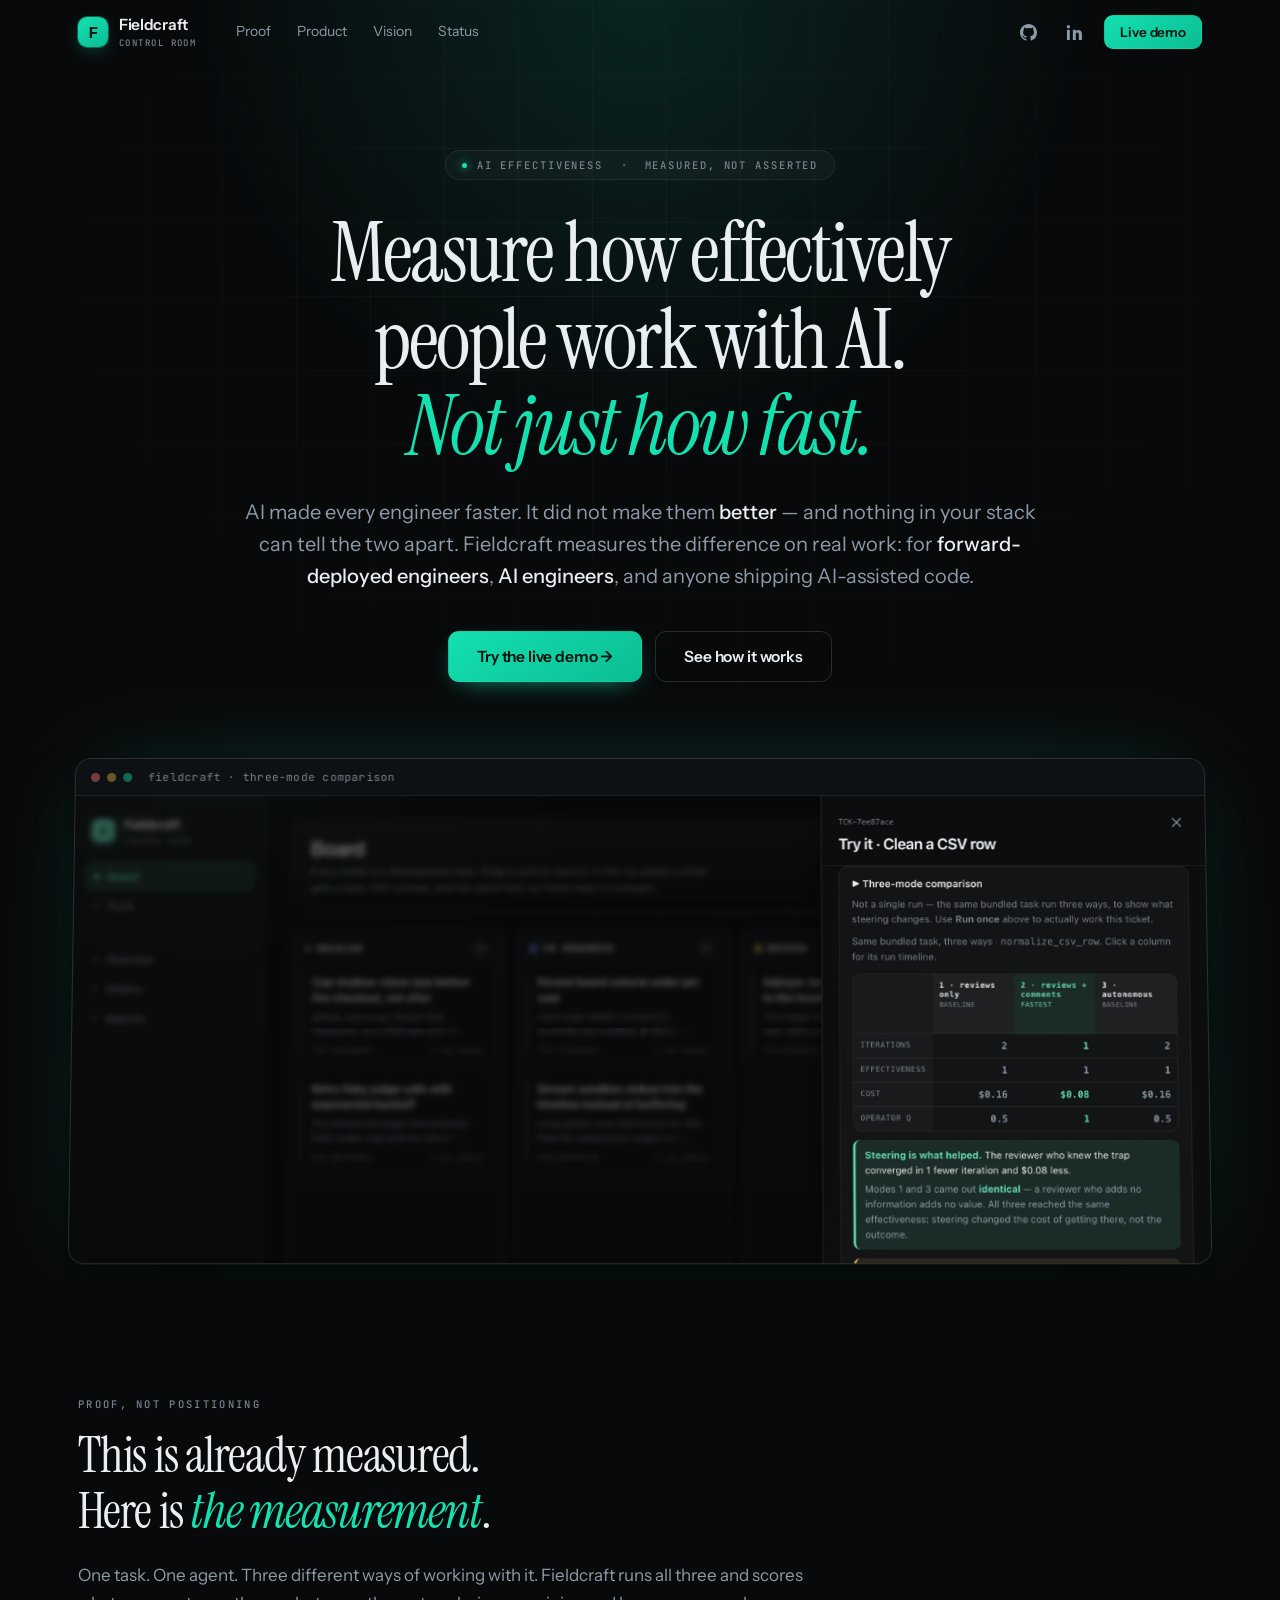
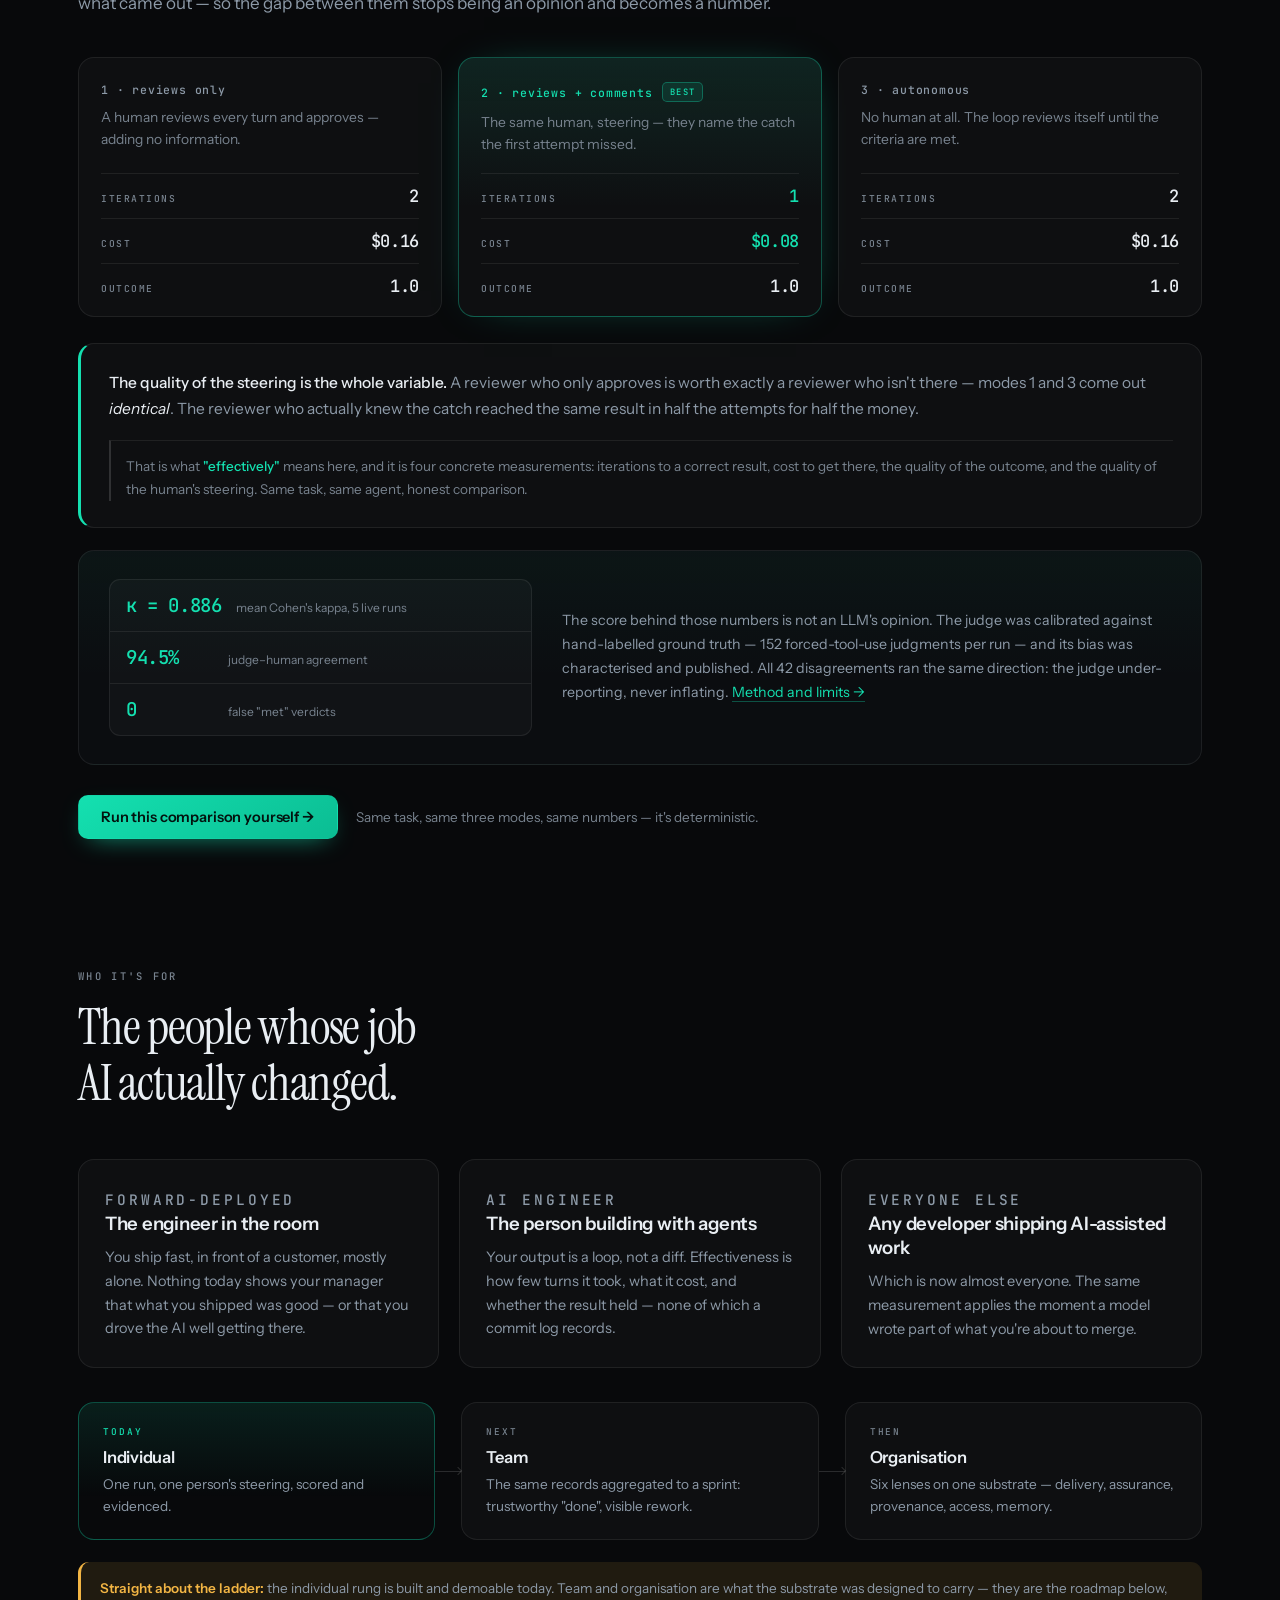
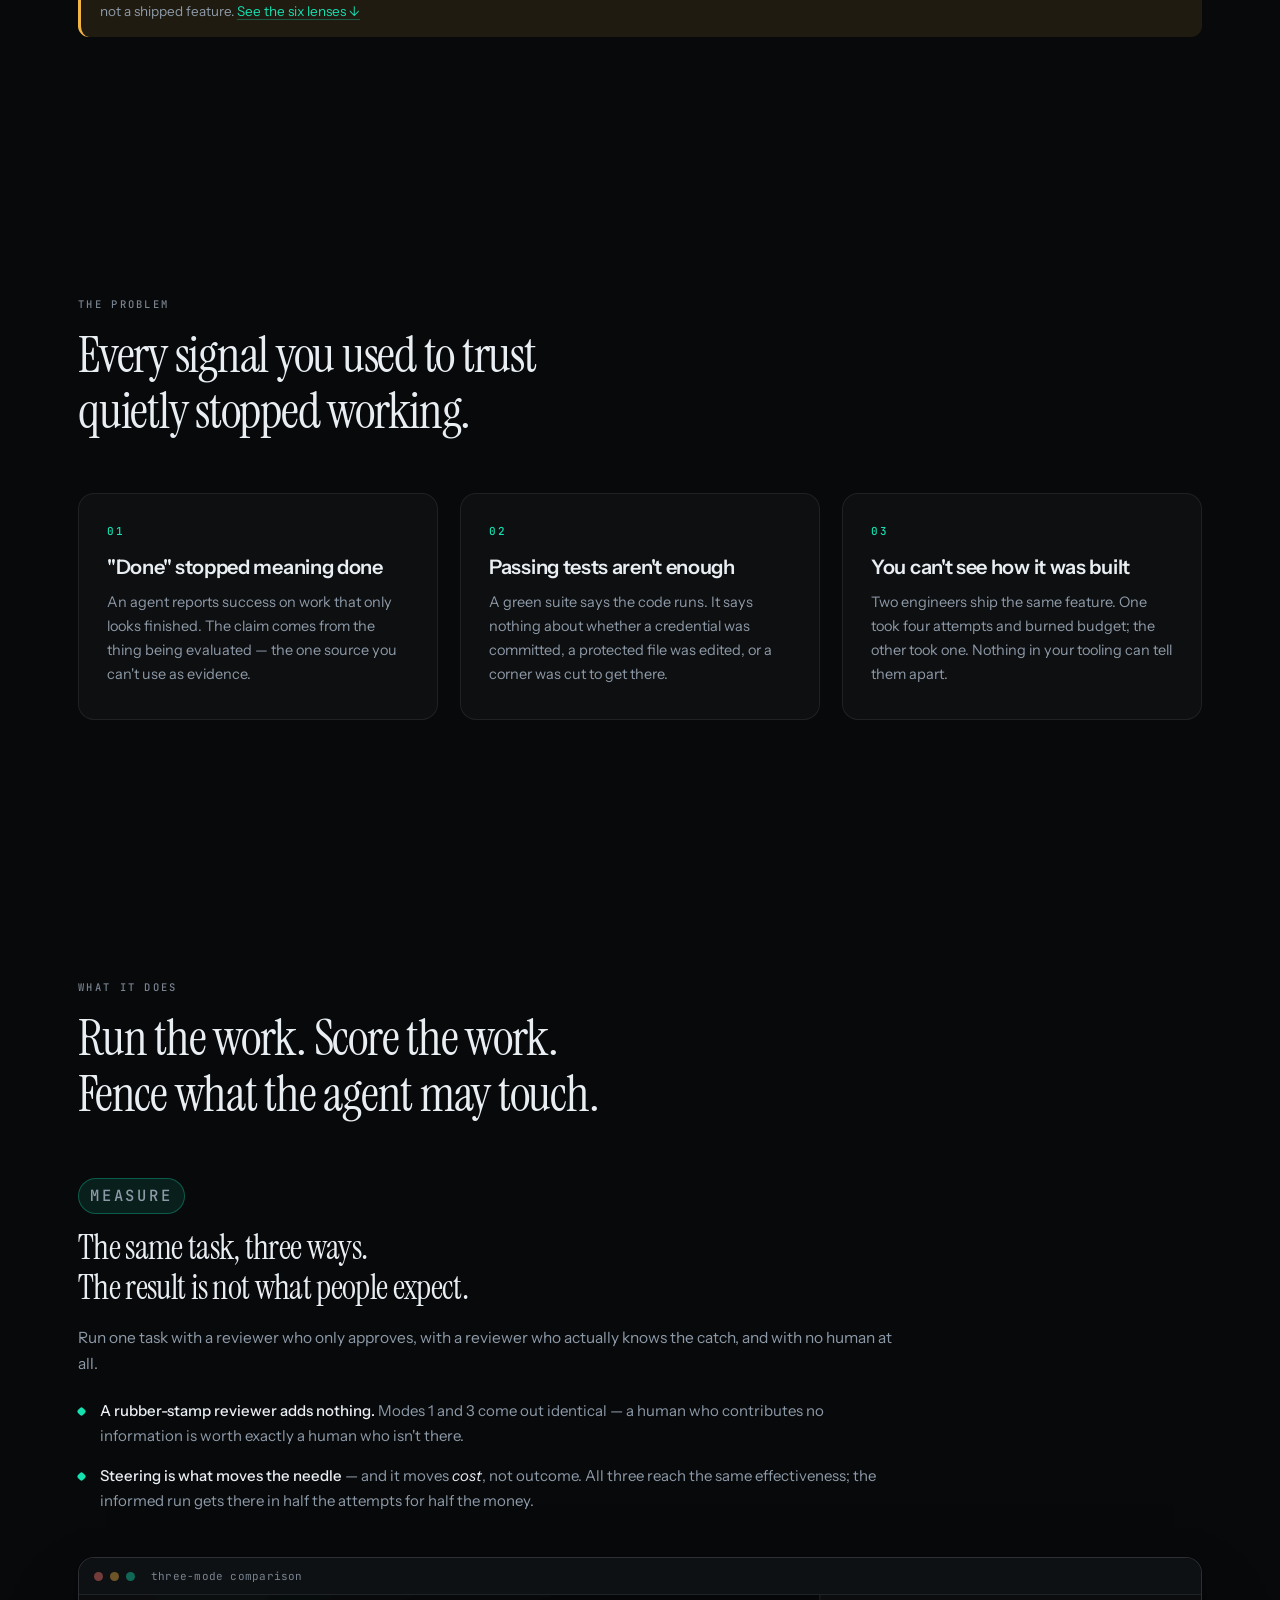
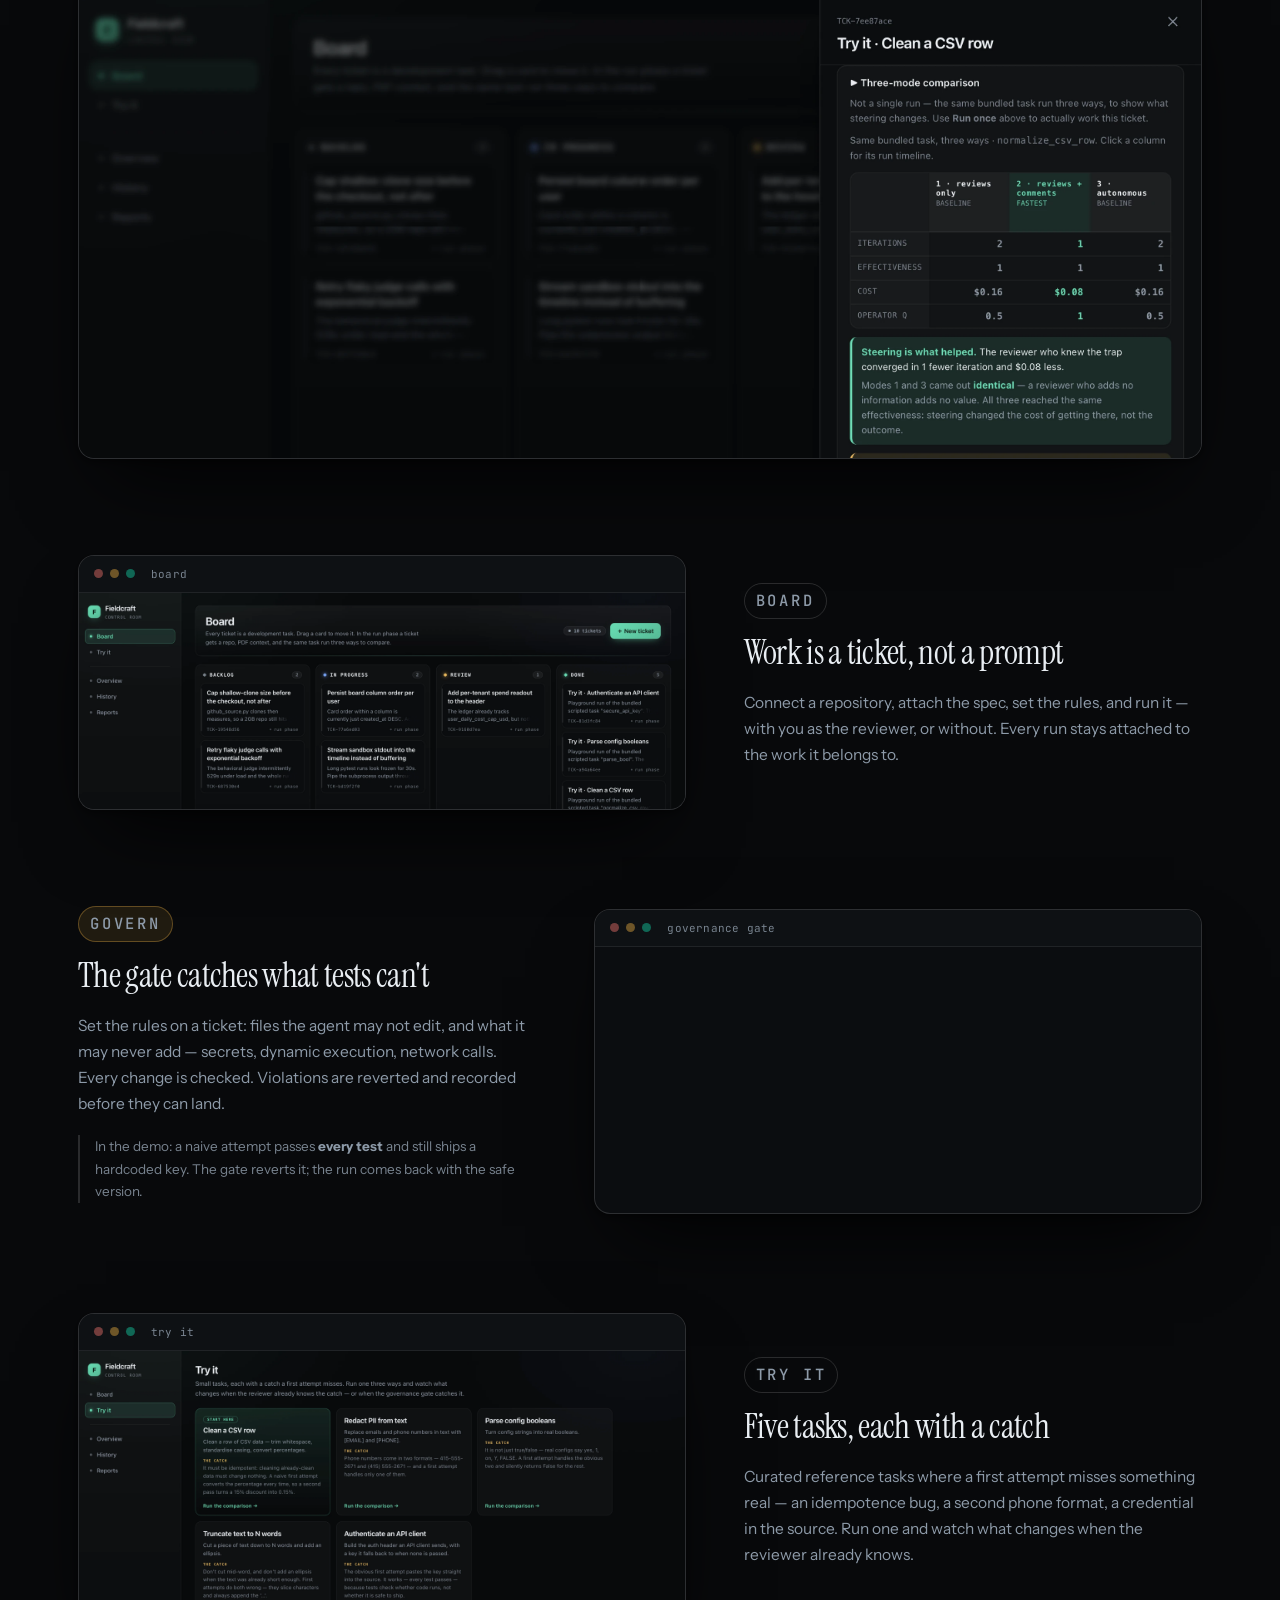
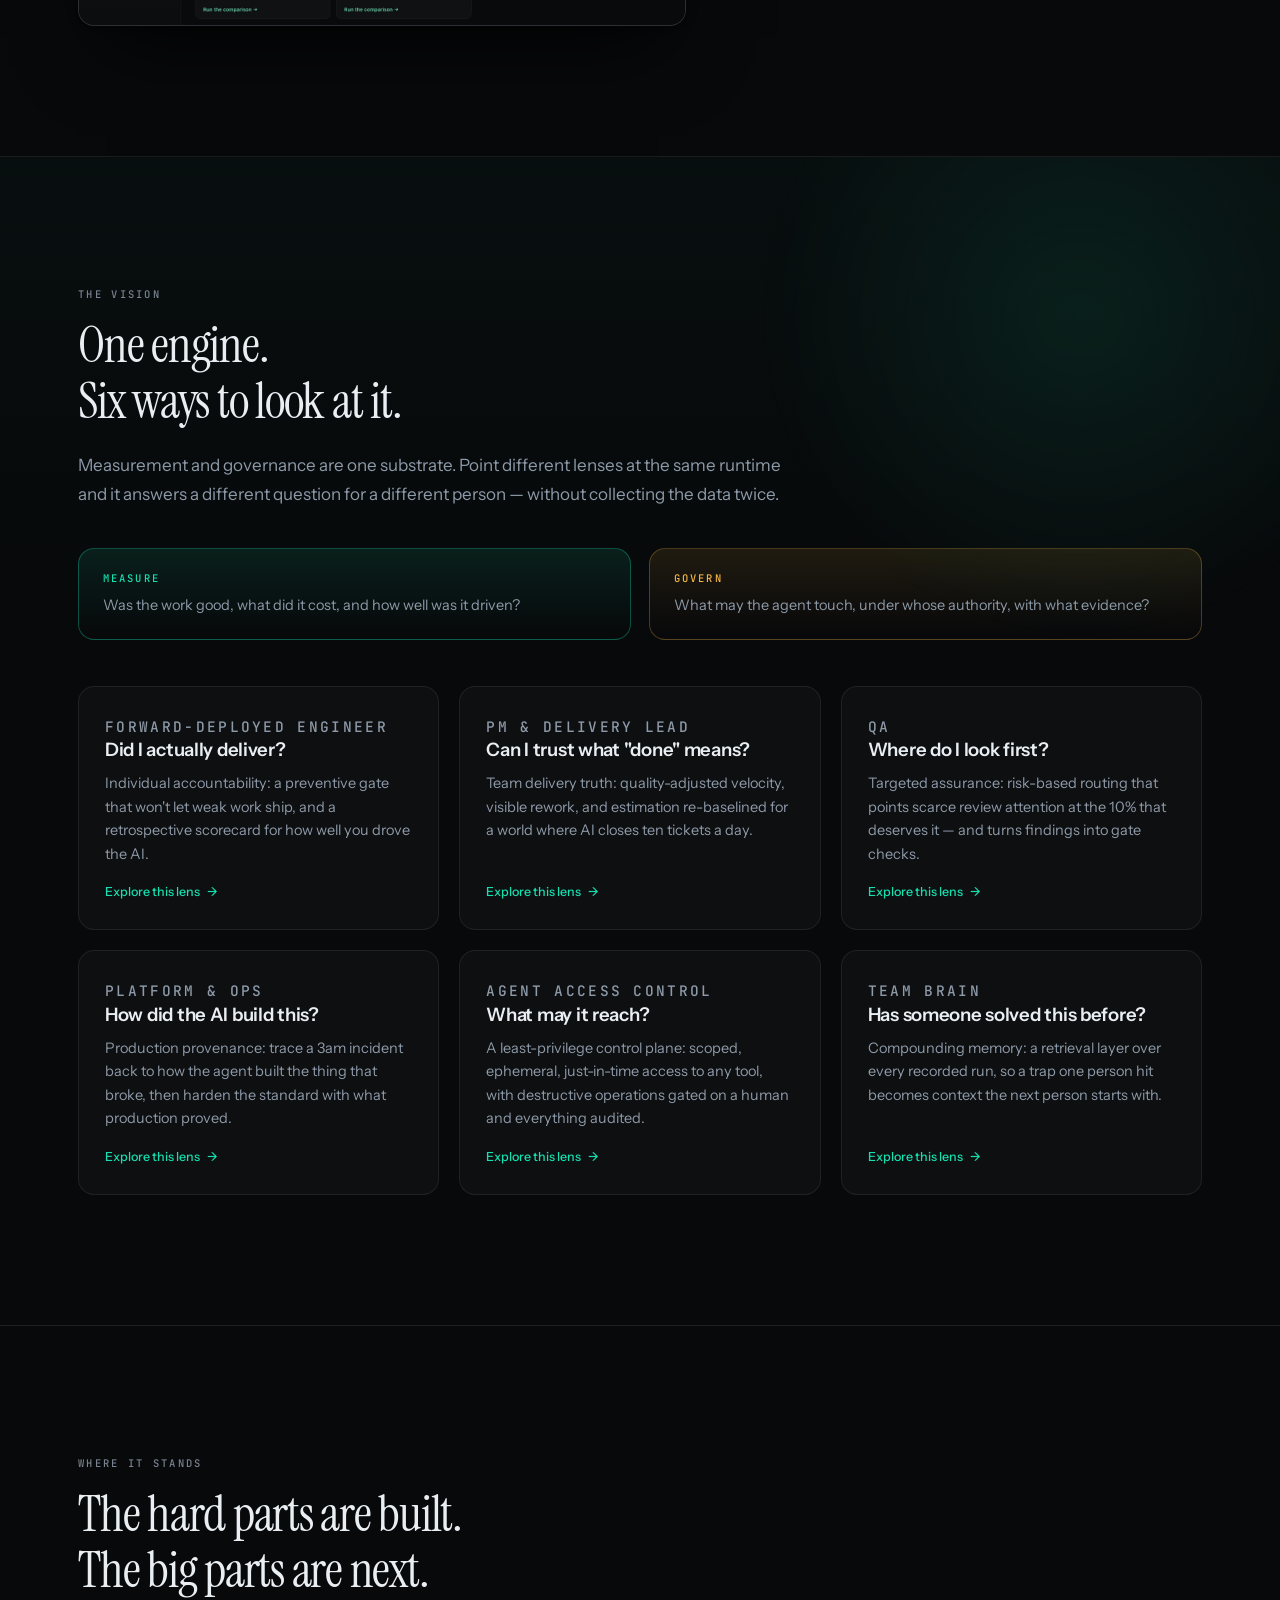
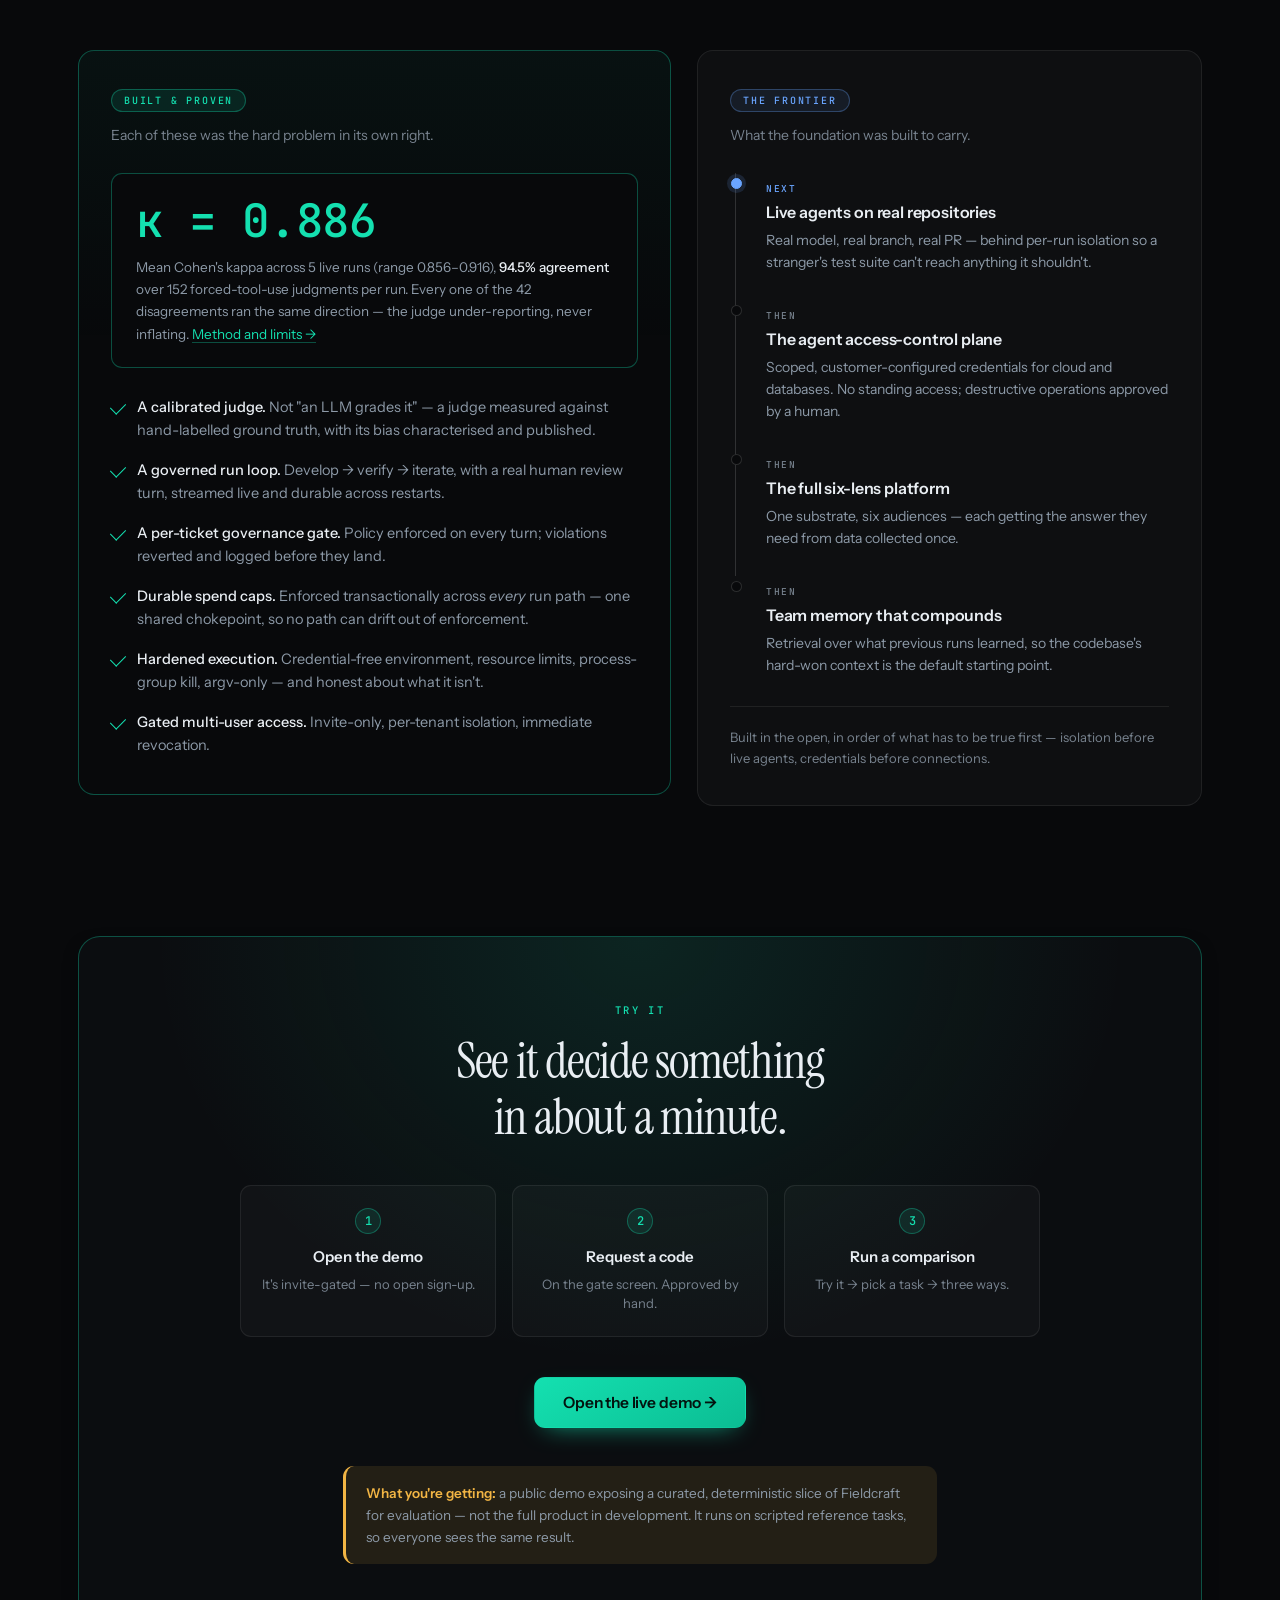
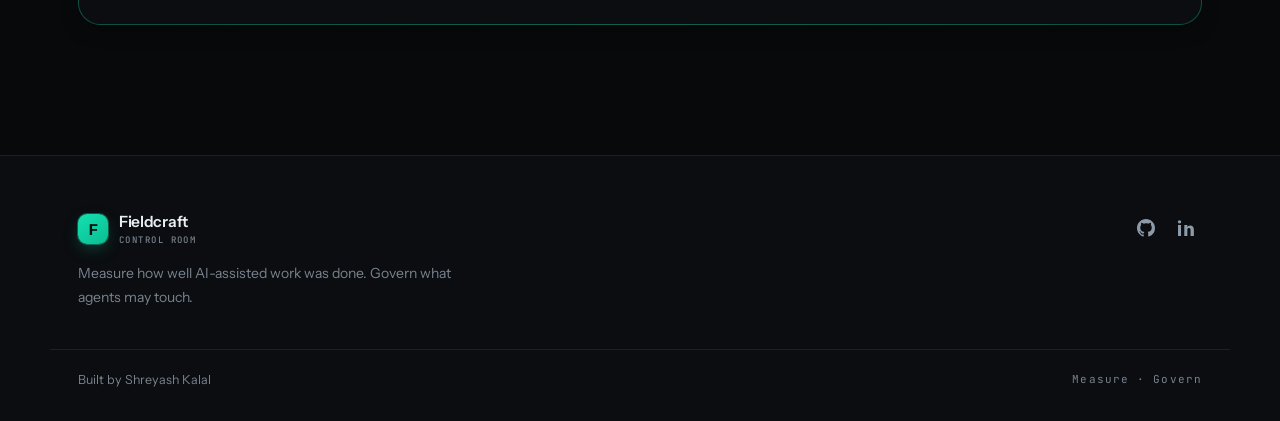
<file: site/index.html>
<!doctype html>
<html lang="en"><head>
<meta charset="utf-8">
<meta name="viewport" content="width=device-width,initial-scale=1">
<title>Fieldcraft — Measure how effectively people work with AI</title>
<meta name="description" content="AI made every engineer faster. Fieldcraft measures whether they got better — steering quality, iterations, cost and outcome — for forward-deployed engineers, AI engineers, and anyone shipping AI-assisted work.">
<meta property="og:title" content="Fieldcraft — Measure how effectively people work with AI">
<meta property="og:description" content="Not just how fast. Same task, three ways: the quality of the steering is the whole variable — and it is measured, with a judge calibrated to kappa 0.886.">
<meta property="og:type" content="website">
<link rel="preconnect" href="https://fonts.googleapis.com">
<link rel="preconnect" href="https://fonts.gstatic.com" crossorigin>
<link href="https://fonts.googleapis.com/css2?family=Instrument+Sans:wght@400;500;600&family=Instrument+Serif:ital@0;1&family=JetBrains+Mono:wght@400;500&display=swap" rel="stylesheet">
<link rel="stylesheet" href="style.css">
<!-- Reveal animations only exist when JS is here to end them. Without this the
     page would render blank for anyone whose JS is blocked or slow. -->
<script>document.documentElement.classList.add('js')</script>
<link rel="icon" href="data:image/svg+xml,<svg xmlns='http://www.w3.org/2000/svg' viewBox='0 0 32 32'><rect width='32' height='32' rx='9' fill='%2314e0b0'/><text x='16' y='23' font-size='19' font-weight='700' font-family='sans-serif' text-anchor='middle' fill='%2303130f'>F</text></svg>">
</head>
<body>

<!-- ══ NAV ══ -->
<header class="nav" id="nav">
  <a class="brand" href="#top">
    <span class="logo">F</span>
    <span class="brand-t"><b>Fieldcraft</b><i>CONTROL ROOM</i></span>
  </a>
  <nav class="nav-links">
    <a href="#proof">Proof</a>
    <a href="#product">Product</a>
    <a href="#vision">Vision</a>
    <a href="#status">Status</a>
  </nav>
  <div class="nav-right">
    <a class="icn" href="https://github.com/Shreyash-prog/Fieldcraft/tree/main" target="_blank" rel="noopener" aria-label="GitHub">
      <svg viewBox="0 0 16 16" width="17" height="17" fill="currentColor" aria-hidden="true"><path d="M8 0C3.58 0 0 3.58 0 8c0 3.54 2.29 6.53 5.47 7.59.4.07.55-.17.55-.38 0-.19-.01-.82-.01-1.49-2.01.37-2.53-.49-2.69-.94-.09-.23-.48-.94-.82-1.13-.28-.15-.68-.52-.01-.53.63-.01 1.08.58 1.23.82.72 1.21 1.87.87 2.33.66.07-.52.28-.87.51-1.07-1.78-.2-3.64-.89-3.64-3.95 0-.87.31-1.59.82-2.15-.08-.2-.36-1.02.08-2.12 0 0 .67-.21 2.2.82a7.42 7.42 0 0 1 2-.27c.68 0 1.36.09 2 .27 1.53-1.04 2.2-.82 2.2-.82.44 1.1.16 1.92.08 2.12.51.56.82 1.27.82 2.15 0 3.07-1.87 3.75-3.65 3.95.29.25.54.73.54 1.48 0 1.07-.01 1.93-.01 2.2 0 .21.15.46.55.38A8.01 8.01 0 0 0 16 8c0-4.42-3.58-8-8-8Z"/></svg>
    </a>
    <a class="icn" href="https://www.linkedin.com/in/shreyash-k-a89823174/" target="_blank" rel="noopener" aria-label="LinkedIn">
      <svg viewBox="0 0 16 16" width="17" height="17" fill="currentColor" aria-hidden="true"><path d="M3.6 5.3H.9V15h2.7V5.3ZM2.25 1A1.55 1.55 0 1 0 2.25 4.1 1.55 1.55 0 0 0 2.25 1ZM15 9.5c0-2.6-1.4-3.8-3.25-3.8-1.5 0-2.17.82-2.54 1.4V5.3H6.5c.04.76 0 9.7 0 9.7h2.71V9.6c0-.24.02-.49.09-.66.19-.49.63-1 1.38-1 .97 0 1.36.74 1.36 1.83V15H15V9.5Z"/></svg>
    </a>
    <a class="btn btn-sm" href="https://fieldcraft-shreyash.fly.dev" target="_blank" rel="noopener">Live demo</a>
    <button class="burger" id="burger" aria-label="Menu" aria-expanded="false">
      <span></span><span></span>
    </button>
  </div>
</header>
<div class="mobile-menu" id="mobileMenu">
  <a href="#proof">Proof</a><a href="#product">Product</a>
  <a href="#vision">Vision</a><a href="#status">Status</a><a href="#try">Try it</a>
</div>

<!-- ══ HERO ══ -->
<section class="hero" id="top">
  <div class="hero-grid" aria-hidden="true"></div>
  <div class="hero-glow" aria-hidden="true"></div>
  <div class="wrap hero-in">
    <div class="eyebrow reveal"><span class="dot"></span>AI effectiveness<span class="eb-more"> &nbsp;·&nbsp; measured, not asserted</span></div>
    <h1 class="reveal d1">Measure how effectively<br>people work with AI.<br><em>Not just how fast.</em></h1>
    <p class="lede reveal d2">AI made every engineer faster. It did not make them <b>better</b> — and
       nothing in your stack can tell the two apart. Fieldcraft measures the difference on real
       work: for <b>forward-deployed engineers</b>, <b>AI engineers</b>, and anyone shipping
       AI-assisted code.</p>
    <div class="cta-row reveal d3">
      <a class="btn btn-lg" href="https://fieldcraft-shreyash.fly.dev" target="_blank" rel="noopener">Try the live demo →</a>
      <a class="btn btn-ghost btn-lg" href="#proof">See how it works</a>
    </div>
  </div>
  <div class="wrap hero-shot-wrap reveal d4">
    <figure class="shot shot-hero">
      <div class="chrome"><i></i><i></i><i></i><span>fieldcraft · three-mode comparison</span></div>
      <div class="scroller"><img src="assets/comparison.webp" alt="Fieldcraft's three-mode comparison: the same task run three ways, with iterations, effectiveness, cost and operator quality side by side" width="2912" height="1200" loading="eager" fetchpriority="high" decoding="async"></div>
    </figure>
  </div>
</section>

<!-- ══ PROOF ══
     The broad claim above is only worth anything if it is already measurable.
     Every number in this section comes from runs the demo will reproduce. -->
<section class="sec sec-proof" id="proof">
  <div class="wrap">
    <p class="kicker reveal">Proof, not positioning</p>
    <h2 class="reveal">This is already measured.<br>Here is <em>the measurement</em>.</h2>
    <p class="sec-lede reveal d1">One task. One agent. Three different ways of working with it.
       Fieldcraft runs all three and scores what came out — so the gap between them stops being
       an opinion and becomes a number.</p>

    <div class="modes reveal d2">
      <article class="mode">
        <p class="mode-h">1 · reviews only</p>
        <p class="mode-d">A human reviews every turn and approves — adding no information.</p>
        <dl class="mstat">
          <div><dt>Iterations</dt><dd>2</dd></div>
          <div><dt>Cost</dt><dd>$0.16</dd></div>
          <div><dt>Outcome</dt><dd>1.0</dd></div>
        </dl>
      </article>
      <article class="mode mode-win">
        <p class="mode-h">2 · reviews + comments <span class="pill">best</span></p>
        <p class="mode-d">The same human, steering — they name the catch the first attempt missed.</p>
        <dl class="mstat">
          <div><dt>Iterations</dt><dd class="hi">1</dd></div>
          <div><dt>Cost</dt><dd class="hi">$0.08</dd></div>
          <div><dt>Outcome</dt><dd>1.0</dd></div>
        </dl>
      </article>
      <article class="mode">
        <p class="mode-h">3 · autonomous</p>
        <p class="mode-d">No human at all. The loop reviews itself until the criteria are met.</p>
        <dl class="mstat">
          <div><dt>Iterations</dt><dd>2</dd></div>
          <div><dt>Cost</dt><dd>$0.16</dd></div>
          <div><dt>Outcome</dt><dd>1.0</dd></div>
        </dl>
      </article>
    </div>

    <div class="finding reveal d2">
      <p><b>The quality of the steering is the whole variable.</b> A reviewer who only approves is
         worth exactly a reviewer who isn't there — modes 1 and 3 come out <i>identical</i>. The
         reviewer who actually knew the catch reached the same result in half the attempts for
         half the money.</p>
      <p class="micro">That is what <b>"effectively"</b> means here, and it is four concrete
         measurements: iterations to a correct result, cost to get there, the quality of the
         outcome, and the quality of the human's steering. Same task, same agent, honest
         comparison.</p>
    </div>

    <div class="kappa reveal d2">
      <div class="kappa-l">
        <div class="hero-proof">
          <div class="pf"><b>κ = 0.886</b><i>mean Cohen's kappa, 5 live runs</i></div>
          <div class="pf-sep" aria-hidden="true"></div>
          <div class="pf"><b>94.5%</b><i>judge–human agreement</i></div>
          <div class="pf-sep" aria-hidden="true"></div>
          <div class="pf"><b>0</b><i>false "met" verdicts</i></div>
        </div>
      </div>
      <p class="kappa-r">The score behind those numbers is not an LLM's opinion. The judge was
         calibrated against hand-labelled ground truth — 152 forced-tool-use judgments per run —
         and its bias was characterised and published. All 42 disagreements ran the same
         direction: the judge under-reporting, never inflating.
         <a href="https://github.com/Shreyash-prog/Fieldcraft/blob/main/docs/CALIBRATION.md" target="_blank" rel="noopener">Method and limits →</a></p>
    </div>

    <div class="proof-cta reveal d2">
      <a class="btn" href="https://fieldcraft-shreyash.fly.dev" target="_blank" rel="noopener">Run this comparison yourself →</a>
      <span>Same task, same three modes, same numbers — it's deterministic.</span>
    </div>
  </div>
</section>

<!-- ══ WHO ══ -->
<section class="sec sec-who" id="who">
  <div class="wrap">
    <p class="kicker reveal">Who it's for</p>
    <h2 class="reveal">The people whose job<br>AI actually changed.</h2>
    <div class="who-grid">
      <article class="who reveal">
        <p class="who-k">Forward-deployed</p>
        <h3>The engineer in the room</h3>
        <p>You ship fast, in front of a customer, mostly alone. Nothing today shows your manager
           that what you shipped was good — or that you drove the AI well getting there.</p>
      </article>
      <article class="who reveal d1">
        <p class="who-k">AI engineer</p>
        <h3>The person building with agents</h3>
        <p>Your output is a loop, not a diff. Effectiveness is how few turns it took, what it
           cost, and whether the result held — none of which a commit log records.</p>
      </article>
      <article class="who reveal d2">
        <p class="who-k">Everyone else</p>
        <h3>Any developer shipping AI-assisted work</h3>
        <p>Which is now almost everyone. The same measurement applies the moment a model wrote
           part of what you're about to merge.</p>
      </article>
    </div>

    <div class="ladder reveal d1">
      <div class="rung rung-on">
        <span class="rung-k">Today</span>
        <b>Individual</b>
        <p>One run, one person's steering, scored and evidenced.</p>
      </div>
      <div class="rung-arrow" aria-hidden="true"></div>
      <div class="rung">
        <span class="rung-k">Next</span>
        <b>Team</b>
        <p>The same records aggregated to a sprint: trustworthy "done", visible rework.</p>
      </div>
      <div class="rung-arrow" aria-hidden="true"></div>
      <div class="rung">
        <span class="rung-k">Then</span>
        <b>Organisation</b>
        <p>Six lenses on one substrate — delivery, assurance, provenance, access, memory.</p>
      </div>
    </div>
    <p class="ladder-note reveal d1"><b>Straight about the ladder:</b> the individual rung is built
       and demoable today. Team and organisation are what the substrate was designed to carry —
       they are the roadmap below, not a shipped feature. <a href="#vision">See the six lenses ↓</a></p>
  </div>
</section>

<!-- ══ PROBLEM ══ -->
<section class="sec" id="problem">
  <div class="wrap">
    <p class="kicker reveal">The problem</p>
    <h2 class="reveal">Every signal you used to trust<br>quietly stopped working.</h2>
    <div class="prob-grid">
      <article class="prob reveal">
        <span class="pn">01</span>
        <h3>"Done" stopped meaning done</h3>
        <p>An agent reports success on work that only looks finished. The claim comes from the
           thing being evaluated — the one source you can't use as evidence.</p>
      </article>
      <article class="prob reveal d1">
        <span class="pn">02</span>
        <h3>Passing tests aren't enough</h3>
        <p>A green suite says the code runs. It says nothing about whether a credential was
           committed, a protected file was edited, or a corner was cut to get there.</p>
      </article>
      <article class="prob reveal d2">
        <span class="pn">03</span>
        <h3>You can't see how it was built</h3>
        <p>Two engineers ship the same feature. One took four attempts and burned budget;
           the other took one. Nothing in your tooling can tell them apart.</p>
      </article>
    </div>
  </div>
</section>

<!-- ══ PRODUCT ══ -->
<section class="sec" id="product">
  <div class="wrap">
    <p class="kicker reveal">What it does</p>
    <h2 class="reveal">Run the work. Score the work.<br>Fence what the agent may touch.</h2>

    <!-- centrepiece -->
    <div class="feat feat-lead reveal">
      <div class="feat-txt">
        <p class="tag tag-measure">Measure</p>
        <h3>The same task, three ways.<br>The result is not what people expect.</h3>
        <p>Run one task with a reviewer who only approves, with a reviewer who actually knows
           the catch, and with no human at all.</p>
        <ul class="finds">
          <li><b>A rubber-stamp reviewer adds nothing.</b> Modes 1 and 3 come out identical —
              a human who contributes no information is worth exactly a human who isn't there.</li>
          <li><b>Steering is what moves the needle</b> — and it moves <i>cost</i>, not outcome.
              All three reach the same effectiveness; the informed run gets there in half the
              attempts for half the money.</li>
        </ul>
      </div>
      <figure class="shot">
        <div class="chrome"><i></i><i></i><i></i><span>three-mode comparison</span></div>
        <div class="scroller"><img src="assets/comparison.webp" alt="Three-mode comparison result: 2 iterations / $0.16 for reviews-only, 1 iteration / $0.08 for reviews-plus-comments, 2 iterations / $0.16 for autonomous, all reaching effectiveness 1.0" loading="lazy" decoding="async" width="2912" height="1200"></div>
      </figure>
    </div>

    <div class="feat feat-alt reveal">
      <div class="feat-txt">
        <p class="tag">Board</p>
        <h3>Work is a ticket, not a prompt</h3>
        <p>Connect a repository, attach the spec, set the rules, and run it — with you as the
           reviewer, or without. Every run stays attached to the work it belongs to.</p>
      </div>
      <figure class="shot">
        <div class="chrome"><i></i><i></i><i></i><span>board</span></div>
        <div class="scroller"><img src="assets/board.webp" alt="Fieldcraft board: tickets across backlog, in progress, review and done columns" loading="lazy" decoding="async" width="2912" height="1040"></div>
      </figure>
    </div>

    <div class="feat reveal">
      <div class="feat-txt">
        <p class="tag tag-govern">Govern</p>
        <h3>The gate catches what tests can't</h3>
        <p>Set the rules on a ticket: files the agent may not edit, and what it may never add —
           secrets, dynamic execution, network calls. Every change is checked. Violations are
           reverted and recorded before they can land.</p>
        <p class="micro">In the demo: a naive attempt passes <b>every test</b> and still ships a
           hardcoded key. The gate reverts it; the run comes back with the safe version.</p>
      </div>
      <figure class="shot">
        <div class="chrome"><i></i><i></i><i></i><span>governance gate</span></div>
        <div class="scroller"><img src="assets/governance.webp" alt="The governance gate catching a hardcoded credential in two of three runs and reverting the change" loading="lazy" decoding="async" width="2912" height="1280"></div>
      </figure>
    </div>

    <div class="feat feat-alt reveal">
      <div class="feat-txt">
        <p class="tag">Try it</p>
        <h3>Five tasks, each with a catch</h3>
        <p>Curated reference tasks where a first attempt misses something real — an idempotence
           bug, a second phone format, a credential in the source. Run one and watch what
           changes when the reviewer already knows.</p>
      </div>
      <figure class="shot">
        <div class="chrome"><i></i><i></i><i></i><span>try it</span></div>
        <div class="scroller"><img src="assets/tryit.webp" alt="The Try it playground: five curated tasks each showing its goal and its catch" loading="lazy" decoding="async" width="2912" height="1320"></div>
      </figure>
    </div>
  </div>
</section>

<!-- ══ VISION ══ -->
<section class="sec sec-vision" id="vision">
  <div class="vision-glow" aria-hidden="true"></div>
  <div class="wrap">
    <p class="kicker reveal">The vision</p>
    <h2 class="reveal">One engine.<br>Six ways to look at it.</h2>
    <p class="sec-lede reveal d1">Measurement and governance are one substrate. Point different
       lenses at the same runtime and it answers a different question for a different person —
       without collecting the data twice.</p>

    <div class="halves reveal d2">
      <div class="half h-measure"><span>Measure</span><p>Was the work good, what did it cost, and how well was it driven?</p></div>
      <div class="half h-govern"><span>Govern</span><p>What may the agent touch, under whose authority, with what evidence?</p></div>
    </div>

    <div class="lens-grid">
      <a class="lens reveal" href="lens/fde.html">
        <p class="lens-role">Forward-deployed engineer</p>
        <h3>Did I actually deliver?</h3>
        <p>Individual accountability: a preventive gate that won&#39;t let weak work ship, and a retrospective scorecard for how well you drove the AI.</p>
        <span class="lens-go">Explore this lens <em>&#8594;</em></span>
      </a>
      <a class="lens reveal d1" href="lens/pm.html">
        <p class="lens-role">PM &amp; delivery lead</p>
        <h3>Can I trust what &quot;done&quot; means?</h3>
        <p>Team delivery truth: quality-adjusted velocity, visible rework, and estimation re-baselined for a world where AI closes ten tickets a day.</p>
        <span class="lens-go">Explore this lens <em>&#8594;</em></span>
      </a>
      <a class="lens reveal d2" href="lens/qa.html">
        <p class="lens-role">QA</p>
        <h3>Where do I look first?</h3>
        <p>Targeted assurance: risk-based routing that points scarce review attention at the 10% that deserves it — and turns findings into gate checks.</p>
        <span class="lens-go">Explore this lens <em>&#8594;</em></span>
      </a>
      <a class="lens reveal" href="lens/ops.html">
        <p class="lens-role">Platform &amp; ops</p>
        <h3>How did the AI build this?</h3>
        <p>Production provenance: trace a 3am incident back to how the agent built the thing that broke, then harden the standard with what production proved.</p>
        <span class="lens-go">Explore this lens <em>&#8594;</em></span>
      </a>
      <a class="lens reveal d1" href="lens/access.html">
        <p class="lens-role">Agent access control</p>
        <h3>What may it reach?</h3>
        <p>A least-privilege control plane: scoped, ephemeral, just-in-time access to any tool, with destructive operations gated on a human and everything audited.</p>
        <span class="lens-go">Explore this lens <em>&#8594;</em></span>
      </a>
      <a class="lens reveal d2" href="lens/brain.html">
        <p class="lens-role">Team brain</p>
        <h3>Has someone solved this before?</h3>
        <p>Compounding memory: a retrieval layer over every recorded run, so a trap one person hit becomes context the next person starts with.</p>
        <span class="lens-go">Explore this lens <em>&#8594;</em></span>
      </a>
    </div>
  </div>
</section>

<!-- ══ STATUS ══ -->
<section class="sec" id="status">
  <div class="wrap">
    <p class="kicker reveal">Where it stands</p>
    <h2 class="reveal">The hard parts are built.<br>The big parts are next.</h2>

    <div class="status-grid">
      <div class="col col-built reveal">
        <div class="col-head">
          <span class="col-tag">Built &amp; proven</span>
          <p>Each of these was the hard problem in its own right.</p>
        </div>

        <div class="hero-stat">
          <b>κ = 0.886</b>
          <p>Mean Cohen's kappa across 5 live runs (range 0.856–0.916), <b>94.5% agreement</b>
             over 152 forced-tool-use judgments per run. Every one of the 42 disagreements ran
             the same direction — the judge under-reporting, never inflating.
             <a href="https://github.com/Shreyash-prog/Fieldcraft/blob/main/docs/CALIBRATION.md" target="_blank" rel="noopener">Method and limits →</a></p>
        </div>

        <ul class="built">
          <li><b>A calibrated judge.</b> Not "an LLM grades it" — a judge measured against
              hand-labelled ground truth, with its bias characterised and published.</li>
          <li><b>A governed run loop.</b> Develop → verify → iterate, with a real human review
              turn, streamed live and durable across restarts.</li>
          <li><b>A per-ticket governance gate.</b> Policy enforced on every turn; violations
              reverted and logged before they land.</li>
          <li><b>Durable spend caps.</b> Enforced transactionally across <i>every</i> run path —
              one shared chokepoint, so no path can drift out of enforcement.</li>
          <li><b>Hardened execution.</b> Credential-free environment, resource limits,
              process-group kill, argv-only — and honest about what it isn't.</li>
          <li><b>Gated multi-user access.</b> Invite-only, per-tenant isolation, immediate
              revocation.</li>
        </ul>
      </div>

      <div class="col col-next reveal d1">
        <div class="col-head">
          <span class="col-tag tag-next">The frontier</span>
          <p>What the foundation was built to carry.</p>
        </div>
        <ol class="next">
          <li>
            <span class="step">Next</span>
            <h4>Live agents on real repositories</h4>
            <p>Real model, real branch, real PR — behind per-run isolation so a stranger's
               test suite can't reach anything it shouldn't.</p>
          </li>
          <li>
            <span class="step">Then</span>
            <h4>The agent access-control plane</h4>
            <p>Scoped, customer-configured credentials for cloud and databases. No standing
               access; destructive operations approved by a human.</p>
          </li>
          <li>
            <span class="step">Then</span>
            <h4>The full six-lens platform</h4>
            <p>One substrate, six audiences — each getting the answer they need from data
               collected once.</p>
          </li>
          <li>
            <span class="step">Then</span>
            <h4>Team memory that compounds</h4>
            <p>Retrieval over what previous runs learned, so the codebase's hard-won context
               is the default starting point.</p>
          </li>
        </ol>
        <p class="frontier-note">Built in the open, in order of what has to be true first —
           isolation before live agents, credentials before connections.</p>
      </div>
    </div>
  </div>
</section>

<!-- ══ TRY ══ -->
<section class="sec sec-try" id="try">
  <div class="wrap">
    <div class="try-card reveal">
      <p class="kicker">Try it</p>
      <h2>See it decide something<br>in about a minute.</h2>
      <ol class="steps">
        <li><span>1</span><b>Open the demo</b><i>It's invite-gated — no open sign-up.</i></li>
        <li><span>2</span><b>Request a code</b><i>On the gate screen. Approved by hand.</i></li>
        <li><span>3</span><b>Run a comparison</b><i>Try it → pick a task → three ways.</i></li>
      </ol>
      <a class="btn btn-lg" href="https://fieldcraft-shreyash.fly.dev" target="_blank" rel="noopener">Open the live demo →</a>
      <p class="disclose"><b>What you're getting:</b> a public demo exposing a curated,
         deterministic slice of Fieldcraft for evaluation — not the full product in development.
         It runs on scripted reference tasks, so everyone sees the same result.</p>
    </div>
  </div>
</section>

<!-- ══ FOOTER ══ -->
<footer class="foot">
  <div class="wrap foot-in">
    <div class="foot-l">
      <a class="brand" href="#top"><span class="logo">F</span>
        <span class="brand-t"><b>Fieldcraft</b><i>CONTROL ROOM</i></span></a>
      <p>Measure how well AI-assisted work was done. Govern what agents may touch.</p>
    </div>
    <div class="foot-r">
      <a class="icn" href="https://github.com/Shreyash-prog/Fieldcraft/tree/main" target="_blank" rel="noopener" aria-label="GitHub">
        <svg viewBox="0 0 16 16" width="18" height="18" fill="currentColor" aria-hidden="true"><path d="M8 0C3.58 0 0 3.58 0 8c0 3.54 2.29 6.53 5.47 7.59.4.07.55-.17.55-.38 0-.19-.01-.82-.01-1.49-2.01.37-2.53-.49-2.69-.94-.09-.23-.48-.94-.82-1.13-.28-.15-.68-.52-.01-.53.63-.01 1.08.58 1.23.82.72 1.21 1.87.87 2.33.66.07-.52.28-.87.51-1.07-1.78-.2-3.64-.89-3.64-3.95 0-.87.31-1.59.82-2.15-.08-.2-.36-1.02.08-2.12 0 0 .67-.21 2.2.82a7.42 7.42 0 0 1 2-.27c.68 0 1.36.09 2 .27 1.53-1.04 2.2-.82 2.2-.82.44 1.1.16 1.92.08 2.12.51.56.82 1.27.82 2.15 0 3.07-1.87 3.75-3.65 3.95.29.25.54.73.54 1.48 0 1.07-.01 1.93-.01 2.2 0 .21.15.46.55.38A8.01 8.01 0 0 0 16 8c0-4.42-3.58-8-8-8Z"/></svg>
      </a>
      <a class="icn" href="https://www.linkedin.com/in/shreyash-k-a89823174/" target="_blank" rel="noopener" aria-label="LinkedIn">
        <svg viewBox="0 0 16 16" width="18" height="18" fill="currentColor" aria-hidden="true"><path d="M3.6 5.3H.9V15h2.7V5.3ZM2.25 1A1.55 1.55 0 1 0 2.25 4.1 1.55 1.55 0 0 0 2.25 1ZM15 9.5c0-2.6-1.4-3.8-3.25-3.8-1.5 0-2.17.82-2.54 1.4V5.3H6.5c.04.76 0 9.7 0 9.7h2.71V9.6c0-.24.02-.49.09-.66.19-.49.63-1 1.38-1 .97 0 1.36.74 1.36 1.83V15H15V9.5Z"/></svg>
      </a>
    </div>
  </div>
  <div class="wrap foot-b"><span>Built by Shreyash Kalal</span><span>Measure · Govern</span></div>
</footer>

<script src="main.js"></script>
</body></html>
</file>
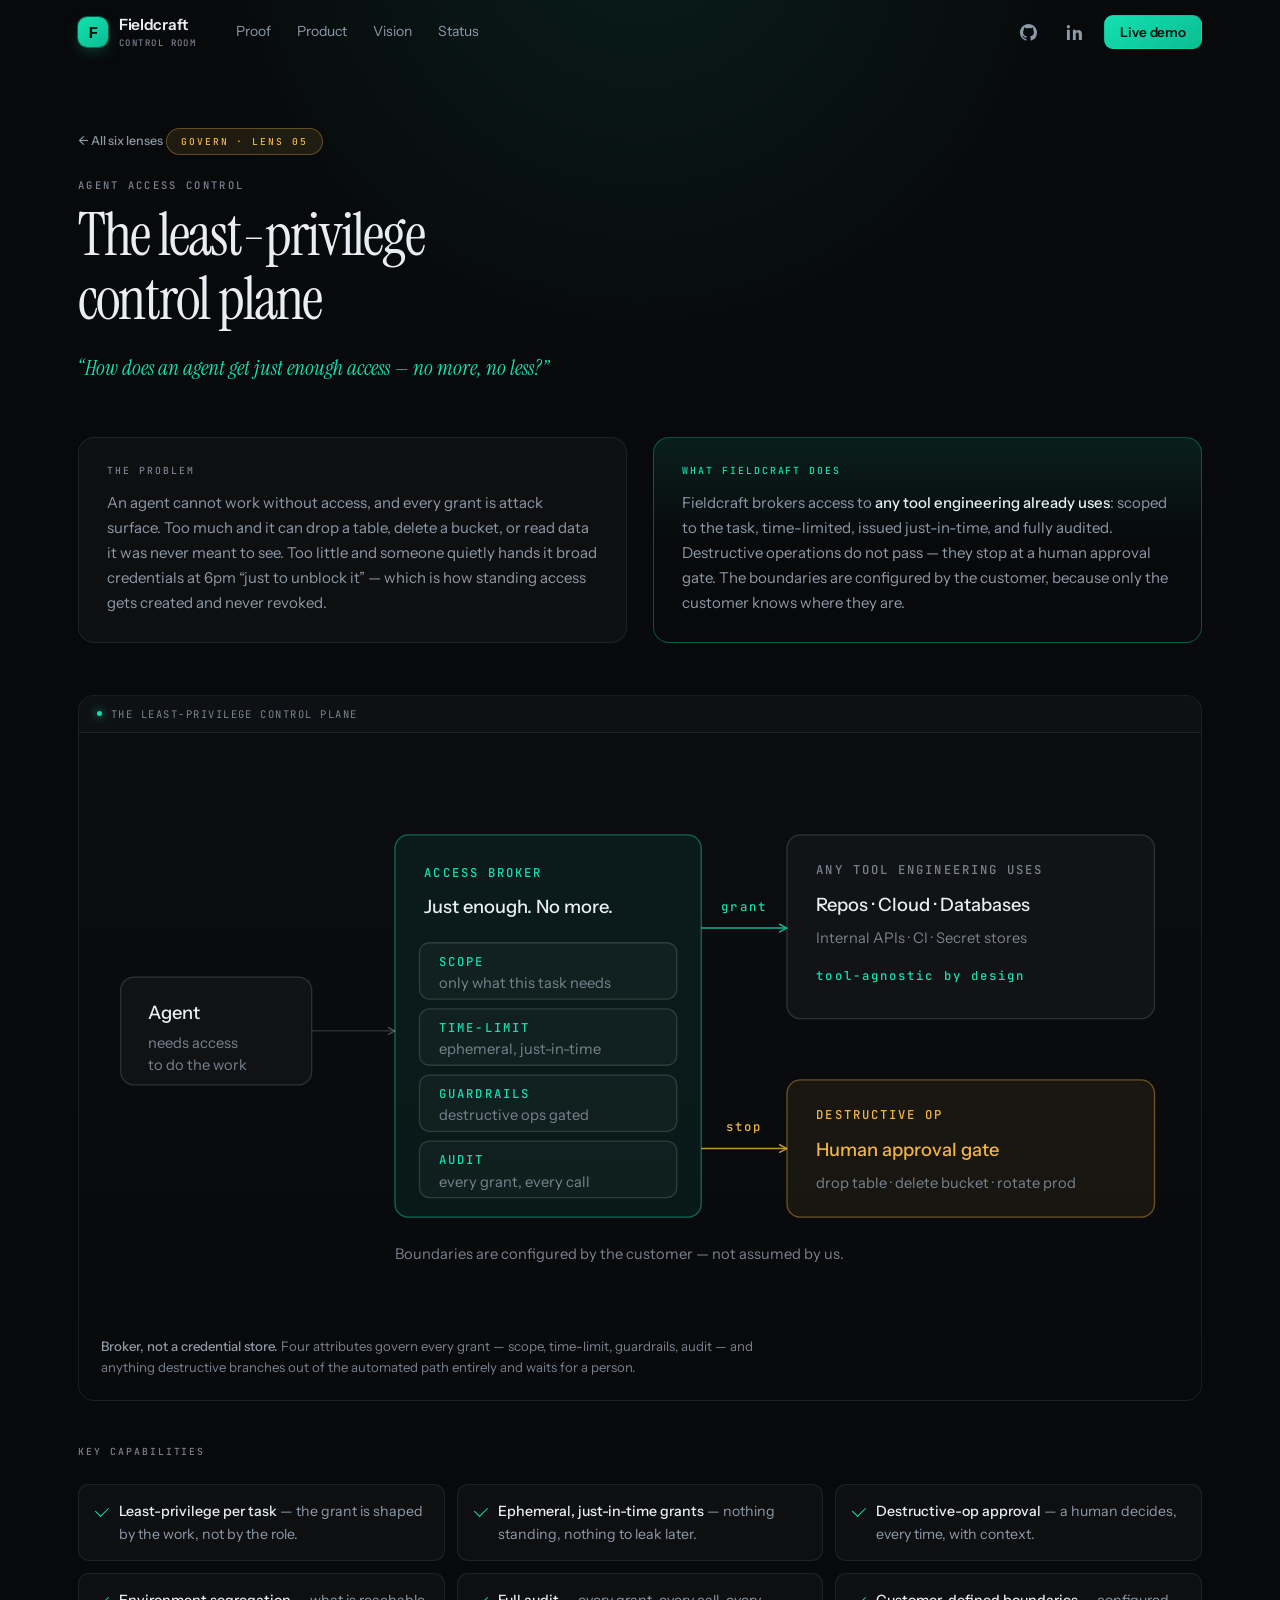
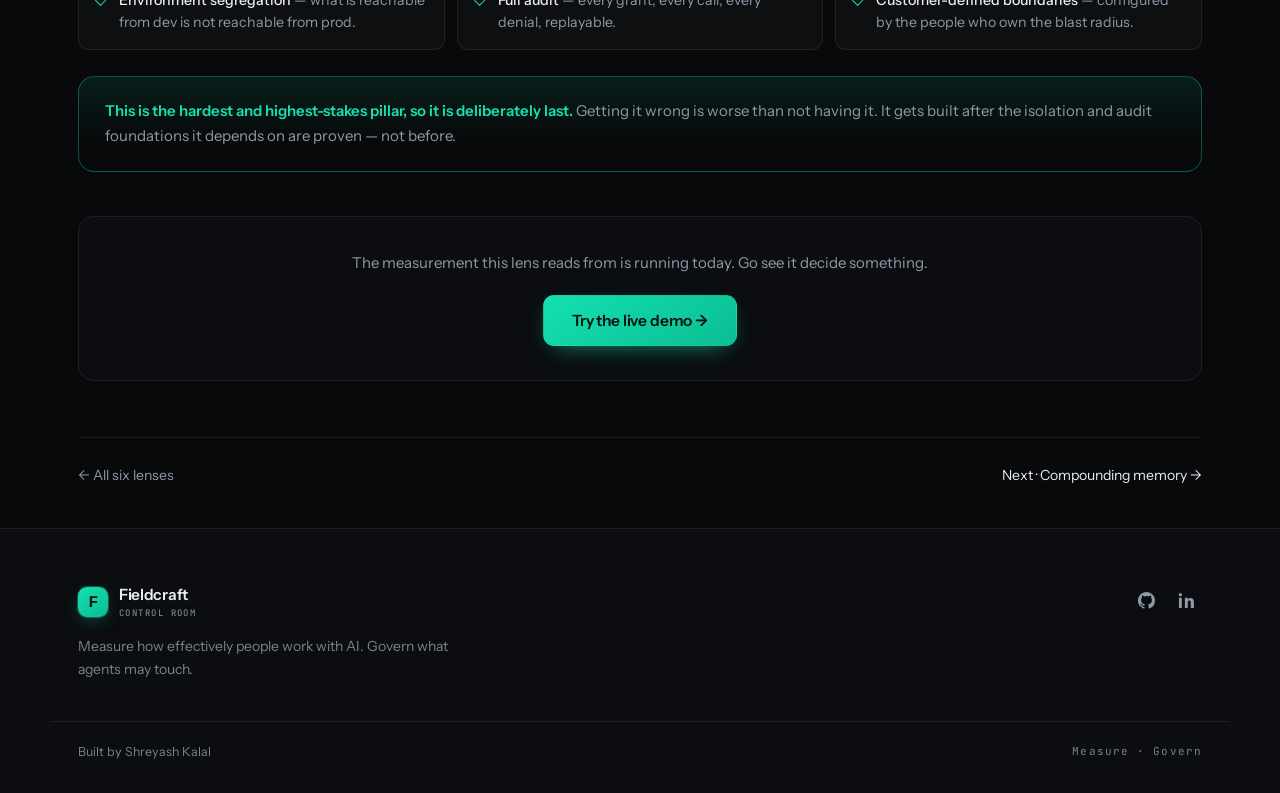
<file: site/lens/access.html>
<!doctype html>
<html lang="en"><head>
<meta charset="utf-8">
<meta name="viewport" content="width=device-width,initial-scale=1">
<title>The least-privilege control plane — Fieldcraft</title>
<meta name="description" content="“How does an agent get just enough access — no more, no less?” Fieldcraft brokers access to any tool engineering already uses: scoped to the task, time-limited, issued just-in-time">
<meta property="og:title" content="The least-privilege control plane — Fieldcraft">
<meta property="og:description" content="“How does an agent get just enough access — no more, no less?” Fieldcraft brokers access to any tool engineering already uses: scoped to the task, time-limited, issued just-in-time">
<meta property="og:type" content="article">
<link rel="preconnect" href="https://fonts.googleapis.com">
<link rel="preconnect" href="https://fonts.gstatic.com" crossorigin>
<link href="https://fonts.googleapis.com/css2?family=Instrument+Sans:wght@400;500;600&family=Instrument+Serif:ital@0;1&family=JetBrains+Mono:wght@400;500&display=swap" rel="stylesheet">
<link rel="stylesheet" href="../style.css">
<script>document.documentElement.classList.add('js')</script>
<link rel="icon" href="data:image/svg+xml,<svg xmlns='http://www.w3.org/2000/svg' viewBox='0 0 32 32'><rect width='32' height='32' rx='9' fill='%2314e0b0'/><text x='16' y='23' font-size='19' font-weight='700' font-family='sans-serif' text-anchor='middle' fill='%2303130f'>F</text></svg>">
</head>
<body>

<header class="nav" id="nav">
  <a class="brand" href="../index.html">
    <span class="logo">F</span>
    <span class="brand-t"><b>Fieldcraft</b><i>CONTROL ROOM</i></span>
  </a>
  <nav class="nav-links">
    <a href="../index.html#proof">Proof</a>
    <a href="../index.html#product">Product</a>
    <a href="../index.html#vision">Vision</a>
    <a href="../index.html#status">Status</a>
  </nav>
  <div class="nav-right">
    <a class="icn" href="https://github.com/Shreyash-prog/Fieldcraft/tree/main" target="_blank" rel="noopener" aria-label="GitHub"><svg viewBox="0 0 16 16" width="17" height="17" fill="currentColor" aria-hidden="true"><path d="M8 0C3.58 0 0 3.58 0 8c0 3.54 2.29 6.53 5.47 7.59.4.07.55-.17.55-.38 0-.19-.01-.82-.01-1.49-2.01.37-2.53-.49-2.69-.94-.09-.23-.48-.94-.82-1.13-.28-.15-.68-.52-.01-.53.63-.01 1.08.58 1.23.82.72 1.21 1.87.87 2.33.66.07-.52.28-.87.51-1.07-1.78-.2-3.64-.89-3.64-3.95 0-.87.31-1.59.82-2.15-.08-.2-.36-1.02.08-2.12 0 0 .67-.21 2.2.82a7.42 7.42 0 0 1 2-.27c.68 0 1.36.09 2 .27 1.53-1.04 2.2-.82 2.2-.82.44 1.1.16 1.92.08 2.12.51.56.82 1.27.82 2.15 0 3.07-1.87 3.75-3.65 3.95.29.25.54.73.54 1.48 0 1.07-.01 1.93-.01 2.2 0 .21.15.46.55.38A8.01 8.01 0 0 0 16 8c0-4.42-3.58-8-8-8Z"/></svg></a>
    <a class="icn" href="https://www.linkedin.com/in/shreyash-k-a89823174/" target="_blank" rel="noopener" aria-label="LinkedIn"><svg viewBox="0 0 16 16" width="17" height="17" fill="currentColor" aria-hidden="true"><path d="M3.6 5.3H.9V15h2.7V5.3ZM2.25 1A1.55 1.55 0 1 0 2.25 4.1 1.55 1.55 0 0 0 2.25 1ZM15 9.5c0-2.6-1.4-3.8-3.25-3.8-1.5 0-2.17.82-2.54 1.4V5.3H6.5c.04.76 0 9.7 0 9.7h2.71V9.6c0-.24.02-.49.09-.66.19-.49.63-1 1.38-1 .97 0 1.36.74 1.36 1.83V15H15V9.5Z"/></svg></a>
    <a class="btn btn-sm" href="https://fieldcraft-shreyash.fly.dev" target="_blank" rel="noopener">Live demo</a>
    <button class="burger" id="burger" aria-label="Menu" aria-expanded="false">
      <span></span><span></span>
    </button>
  </div>
</header>
<div class="mobile-menu" id="mobileMenu">
  <a href="../index.html#proof">Proof</a><a href="../index.html#product">Product</a>
  <a href="../index.html#vision">Vision</a><a href="../index.html#status">Status</a>
  <a href="../index.html#try">Try it</a>
</div>

<main class="lp">
  <div class="hero-glow" aria-hidden="true"></div>
  <div class="wrap">
    <a class="backlink" href="../index.html#vision">← All six lenses</a>
    <span class="lp-half is-govern">Govern · Lens 05</span>
    <p class="lp-role">Agent access control</p>
    <h1>The least-privilege control plane</h1>
    <p class="lp-q">“How does an agent get <em>just</em> enough access — no more, no less?”</p>

    <div class="lp-cols">
      <section class="lp-block">
        <h2 class="lp-sh">The problem</h2>
        <p>An agent cannot work without access, and every grant is attack surface. Too much and it can drop a table, delete a bucket, or read data it was never meant to see. Too little and someone quietly hands it broad credentials at 6pm “just to unblock it” — which is how standing access gets created and never revoked.</p>
      </section>
      <section class="lp-block is-do">
        <h2 class="lp-sh">What Fieldcraft does</h2>
        <p>Fieldcraft brokers access to <b>any tool engineering already uses</b>: scoped to the task, time-limited, issued just-in-time, and fully audited. Destructive operations do not pass — they stop at a human approval gate. The boundaries are configured by the customer, because only the customer knows where they are.</p>
      </section>
    </div>

    <figure class="dia">
      <div class="dia-head">The least-privilege control plane</div>
      <div class="dia-scroll">
        <svg viewBox="0 0 880 450" role="img" aria-labelledby="dt-access">
          <title id="dt-access">The least-privilege control plane — diagram</title>
          <defs>
      <marker id="ah" viewBox="0 0 9 9" refX="7.6" refY="4.5" markerWidth="6.4" markerHeight="6.4" orient="auto-start-reverse">
        <path d="M0.8 1 L7.4 4.5 L0.8 8" fill="none" stroke="rgba(255,255,255,.3)" stroke-width="1.25" stroke-linecap="round" stroke-linejoin="round"/>
      </marker>
      <marker id="aha" viewBox="0 0 9 9" refX="7.6" refY="4.5" markerWidth="6.4" markerHeight="6.4" orient="auto-start-reverse">
        <path d="M0.8 1 L7.4 4.5 L0.8 8" fill="none" stroke="#14e0b0" stroke-width="1.35" stroke-linecap="round" stroke-linejoin="round"/>
      </marker>
      <marker id="ahw" viewBox="0 0 9 9" refX="7.6" refY="4.5" markerWidth="6.4" markerHeight="6.4" orient="auto-start-reverse">
        <path d="M0.8 1 L7.4 4.5 L0.8 8" fill="none" stroke="#f2b544" stroke-width="1.35" stroke-linecap="round" stroke-linejoin="round"/>
      </marker>
    </defs>
          <rect class="d-node" x="16" y="178" width="156" height="88" rx="11"/><text class="d-t" x="38" y="212">Agent</text><text class="d-f" x="38" y="236">needs access</text><text class="d-f" x="38" y="254">to do the work</text><rect class="d-node-a" x="240" y="62" width="250" height="312" rx="11"/><text class="d-ka" x="264" y="96">ACCESS BROKER</text><text class="d-t" x="264" y="126">Just enough. No more.</text><rect class="d-node" x="260" y="150" width="210" height="46" rx="8"/><text class="d-ka" x="276" y="169">SCOPE</text><text class="d-f" x="276" y="187">only what this task needs</text><rect class="d-node" x="260" y="204" width="210" height="46" rx="8"/><text class="d-ka" x="276" y="223">TIME-LIMIT</text><text class="d-f" x="276" y="241">ephemeral, just-in-time</text><rect class="d-node" x="260" y="258" width="210" height="46" rx="8"/><text class="d-ka" x="276" y="277">GUARDRAILS</text><text class="d-f" x="276" y="295">destructive ops gated</text><rect class="d-node" x="260" y="312" width="210" height="46" rx="8"/><text class="d-ka" x="276" y="331">AUDIT</text><text class="d-f" x="276" y="349">every grant, every call</text><rect class="d-node" x="560" y="62" width="300" height="150" rx="11"/><text class="d-k" x="584" y="94">ANY TOOL ENGINEERING USES</text><text class="d-t" x="584" y="124">Repos · Cloud · Databases</text><text class="d-f" x="584" y="150">Internal APIs · CI · Secret stores</text><text class="d-ka" x="584" y="180">tool-agnostic by design</text><rect class="d-node-w" x="560" y="262" width="300" height="112" rx="11"/><text class="d-kw" x="584" y="294">DESTRUCTIVE OP</text><text class="d-tw" x="584" y="324">Human approval gate</text><text class="d-f" x="584" y="350">drop table · delete bucket · rotate prod</text><path class="d-l" d="M172 222 H 240" marker-end="url(#ah)"/><path class="d-la" d="M490 138 H 560" marker-end="url(#aha)"/><path class="d-lw" d="M490 318 H 560" marker-end="url(#ahw)"/><text class="d-ka" x="525" y="124" text-anchor="middle">grant</text><text class="d-kw" x="525" y="304" text-anchor="middle">stop</text><text class="d-f" x="240" y="408">Boundaries are configured by the customer — not assumed by us.</text>
        </svg>
      </div>
      <figcaption><b>Broker, not a credential store.</b> Four attributes govern every grant — scope, time-limit, guardrails, audit — and anything destructive branches out of the automated path entirely and waits for a person.</figcaption>
    </figure>

    <section>
      <h2 class="lp-sh" style="margin:44px 0 0">Key capabilities</h2>
      <ul class="caps">
        <li><b>Least-privilege per task</b> — the grant is shaped by the work, not by the role.</li>
        <li><b>Ephemeral, just-in-time grants</b> — nothing standing, nothing to leak later.</li>
        <li><b>Destructive-op approval</b> — a human decides, every time, with context.</li>
        <li><b>Environment segregation</b> — what is reachable from dev is not reachable from prod.</li>
        <li><b>Full audit</b> — every grant, every call, every denial, replayable.</li>
        <li><b>Customer-defined boundaries</b> — configured by the people who own the blast radius.</li>
      </ul>
    </section>

    <p class="lp-hi"><b>This is the hardest and highest-stakes pillar, so it is deliberately last.</b> Getting it wrong is worse than not having it. It gets built after the isolation and audit foundations it depends on are proven — not before.</p>

    <div class="lp-cta">
      <p>The measurement this lens reads from is running today. Go see it decide something.</p>
      <a class="btn btn-lg" href="https://fieldcraft-shreyash.fly.dev" target="_blank" rel="noopener">Try the live demo →</a>
    </div>

    <nav class="lp-nav">
      <a href="../index.html#vision">← All six lenses</a>
      <a class="nx" href="brain.html">Next · Compounding memory →</a>
    </nav>
  </div>
</main>

<footer class="foot">
  <div class="wrap foot-in">
    <div class="foot-l">
      <a class="brand" href="../index.html"><span class="logo">F</span>
        <span class="brand-t"><b>Fieldcraft</b><i>CONTROL ROOM</i></span></a>
      <p>Measure how effectively people work with AI. Govern what agents may touch.</p>
    </div>
    <div class="foot-r">
      <a class="icn" href="https://github.com/Shreyash-prog/Fieldcraft/tree/main" target="_blank" rel="noopener" aria-label="GitHub"><svg viewBox="0 0 16 16" width="17" height="17" fill="currentColor" aria-hidden="true"><path d="M8 0C3.58 0 0 3.58 0 8c0 3.54 2.29 6.53 5.47 7.59.4.07.55-.17.55-.38 0-.19-.01-.82-.01-1.49-2.01.37-2.53-.49-2.69-.94-.09-.23-.48-.94-.82-1.13-.28-.15-.68-.52-.01-.53.63-.01 1.08.58 1.23.82.72 1.21 1.87.87 2.33.66.07-.52.28-.87.51-1.07-1.78-.2-3.64-.89-3.64-3.95 0-.87.31-1.59.82-2.15-.08-.2-.36-1.02.08-2.12 0 0 .67-.21 2.2.82a7.42 7.42 0 0 1 2-.27c.68 0 1.36.09 2 .27 1.53-1.04 2.2-.82 2.2-.82.44 1.1.16 1.92.08 2.12.51.56.82 1.27.82 2.15 0 3.07-1.87 3.75-3.65 3.95.29.25.54.73.54 1.48 0 1.07-.01 1.93-.01 2.2 0 .21.15.46.55.38A8.01 8.01 0 0 0 16 8c0-4.42-3.58-8-8-8Z"/></svg></a>
      <a class="icn" href="https://www.linkedin.com/in/shreyash-k-a89823174/" target="_blank" rel="noopener" aria-label="LinkedIn"><svg viewBox="0 0 16 16" width="17" height="17" fill="currentColor" aria-hidden="true"><path d="M3.6 5.3H.9V15h2.7V5.3ZM2.25 1A1.55 1.55 0 1 0 2.25 4.1 1.55 1.55 0 0 0 2.25 1ZM15 9.5c0-2.6-1.4-3.8-3.25-3.8-1.5 0-2.17.82-2.54 1.4V5.3H6.5c.04.76 0 9.7 0 9.7h2.71V9.6c0-.24.02-.49.09-.66.19-.49.63-1 1.38-1 .97 0 1.36.74 1.36 1.83V15H15V9.5Z"/></svg></a>
    </div>
  </div>
  <div class="wrap foot-b"><span>Built by Shreyash Kalal</span><span>Measure · Govern</span></div>
</footer>

<script src="../main.js"></script>
</body></html>
</file>
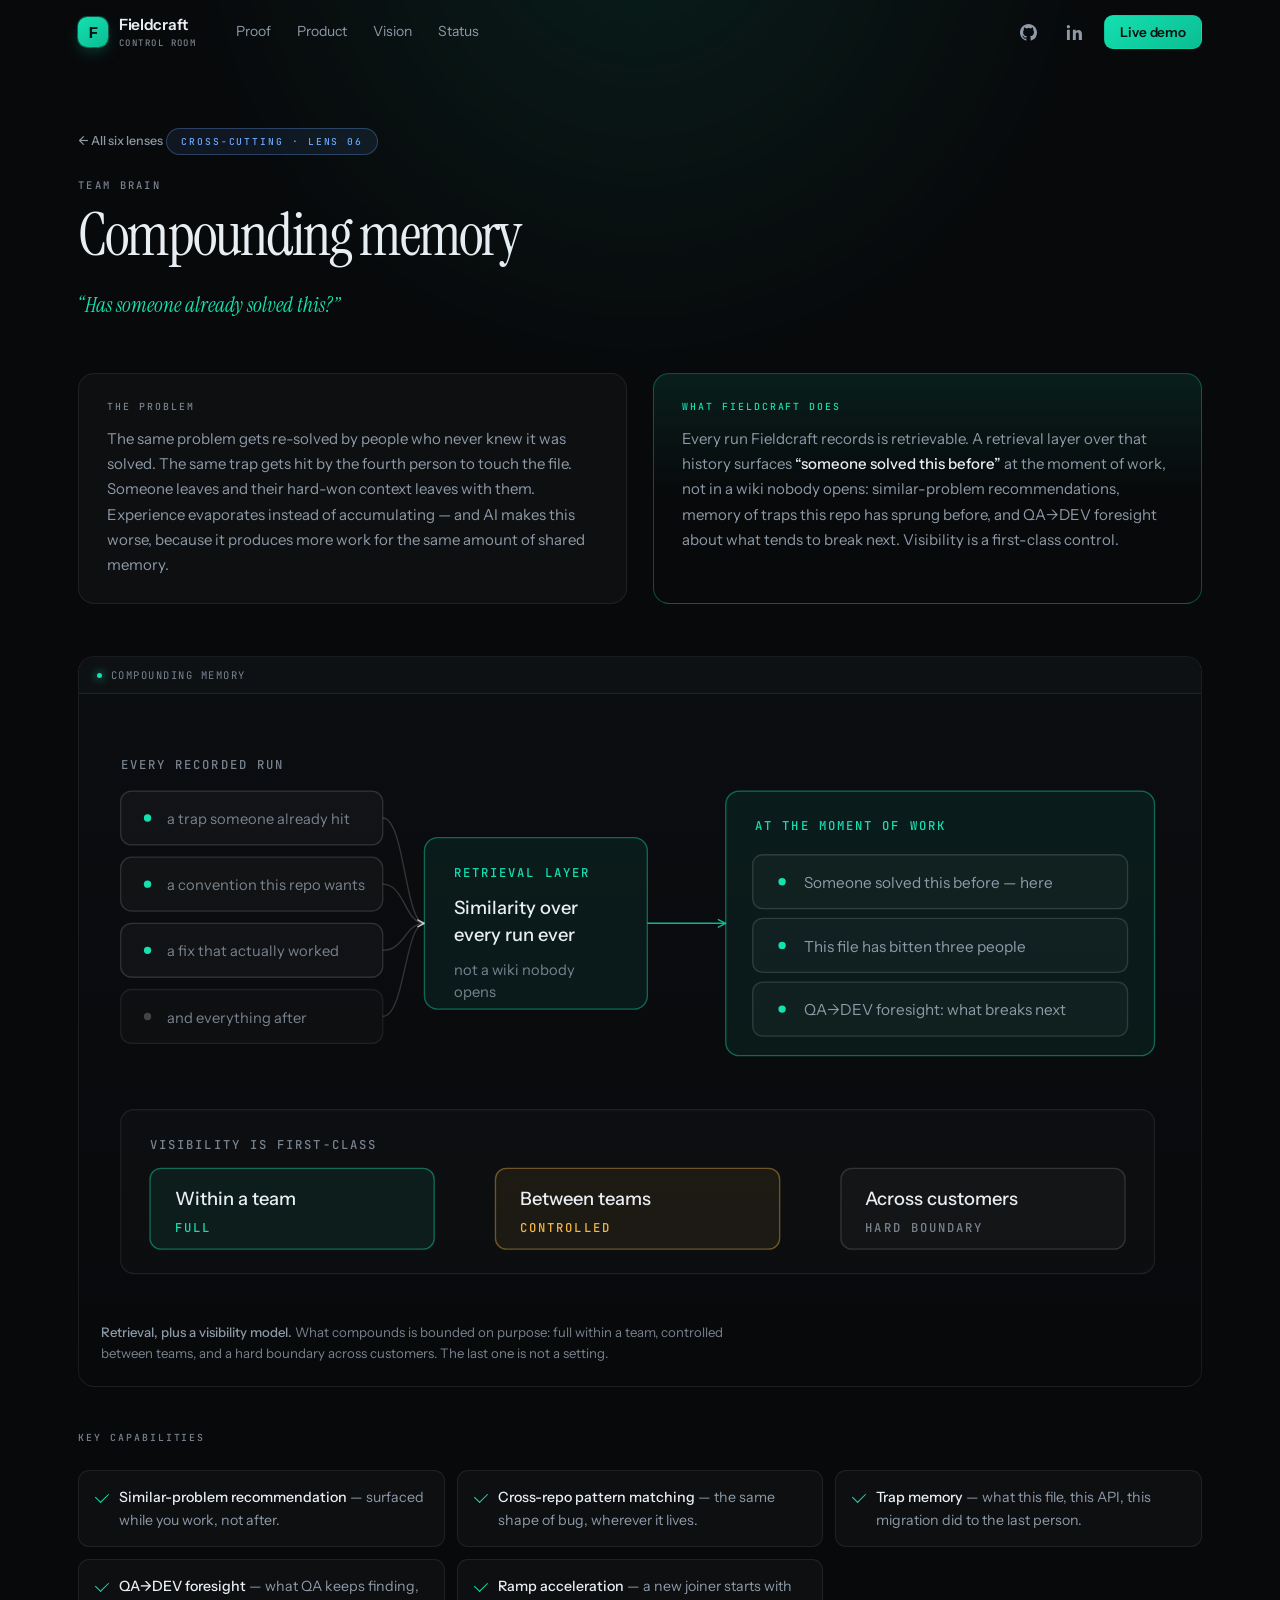
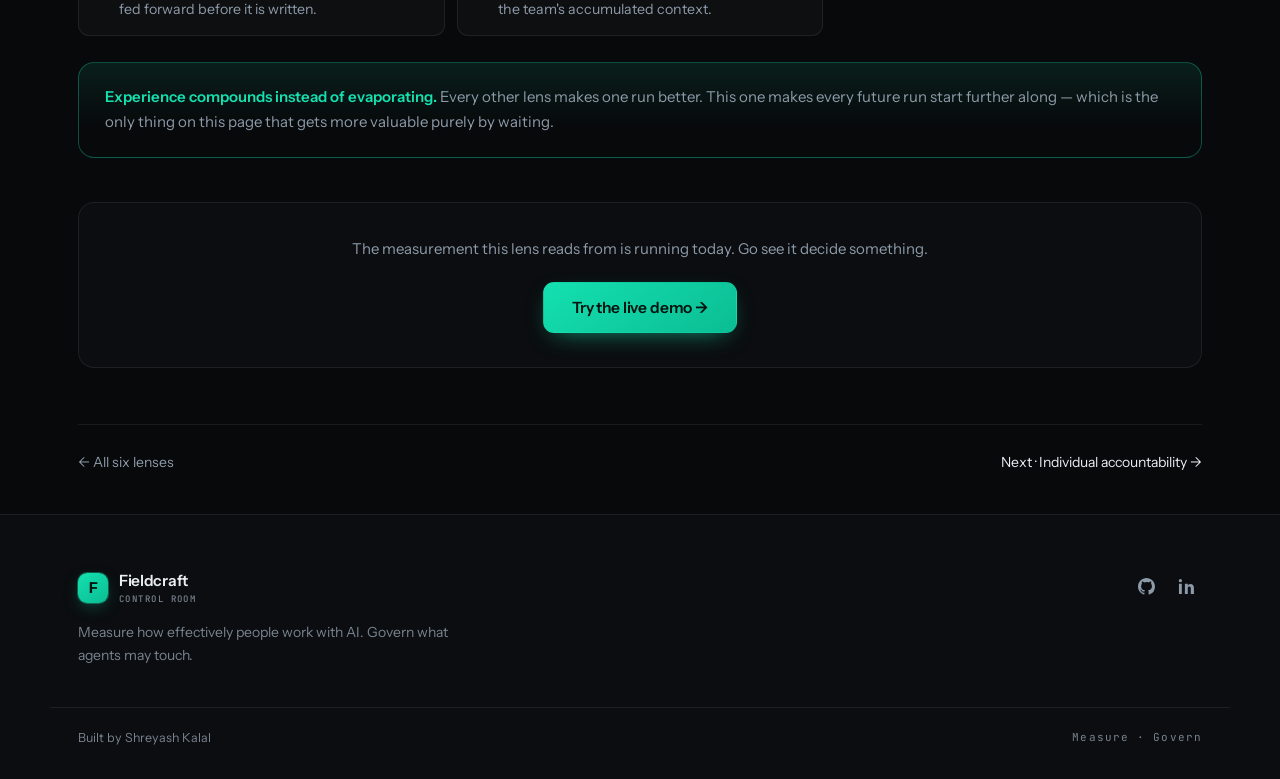
<file: site/lens/brain.html>
<!doctype html>
<html lang="en"><head>
<meta charset="utf-8">
<meta name="viewport" content="width=device-width,initial-scale=1">
<title>Compounding memory — Fieldcraft</title>
<meta name="description" content="“Has someone already solved this?” Every run Fieldcraft records is retrievable. A retrieval layer over that history surfaces “someone solved this before” at the moment of work, not">
<meta property="og:title" content="Compounding memory — Fieldcraft">
<meta property="og:description" content="“Has someone already solved this?” Every run Fieldcraft records is retrievable. A retrieval layer over that history surfaces “someone solved this before” at the moment of work, not">
<meta property="og:type" content="article">
<link rel="preconnect" href="https://fonts.googleapis.com">
<link rel="preconnect" href="https://fonts.gstatic.com" crossorigin>
<link href="https://fonts.googleapis.com/css2?family=Instrument+Sans:wght@400;500;600&family=Instrument+Serif:ital@0;1&family=JetBrains+Mono:wght@400;500&display=swap" rel="stylesheet">
<link rel="stylesheet" href="../style.css">
<script>document.documentElement.classList.add('js')</script>
<link rel="icon" href="data:image/svg+xml,<svg xmlns='http://www.w3.org/2000/svg' viewBox='0 0 32 32'><rect width='32' height='32' rx='9' fill='%2314e0b0'/><text x='16' y='23' font-size='19' font-weight='700' font-family='sans-serif' text-anchor='middle' fill='%2303130f'>F</text></svg>">
</head>
<body>

<header class="nav" id="nav">
  <a class="brand" href="../index.html">
    <span class="logo">F</span>
    <span class="brand-t"><b>Fieldcraft</b><i>CONTROL ROOM</i></span>
  </a>
  <nav class="nav-links">
    <a href="../index.html#proof">Proof</a>
    <a href="../index.html#product">Product</a>
    <a href="../index.html#vision">Vision</a>
    <a href="../index.html#status">Status</a>
  </nav>
  <div class="nav-right">
    <a class="icn" href="https://github.com/Shreyash-prog/Fieldcraft/tree/main" target="_blank" rel="noopener" aria-label="GitHub"><svg viewBox="0 0 16 16" width="17" height="17" fill="currentColor" aria-hidden="true"><path d="M8 0C3.58 0 0 3.58 0 8c0 3.54 2.29 6.53 5.47 7.59.4.07.55-.17.55-.38 0-.19-.01-.82-.01-1.49-2.01.37-2.53-.49-2.69-.94-.09-.23-.48-.94-.82-1.13-.28-.15-.68-.52-.01-.53.63-.01 1.08.58 1.23.82.72 1.21 1.87.87 2.33.66.07-.52.28-.87.51-1.07-1.78-.2-3.64-.89-3.64-3.95 0-.87.31-1.59.82-2.15-.08-.2-.36-1.02.08-2.12 0 0 .67-.21 2.2.82a7.42 7.42 0 0 1 2-.27c.68 0 1.36.09 2 .27 1.53-1.04 2.2-.82 2.2-.82.44 1.1.16 1.92.08 2.12.51.56.82 1.27.82 2.15 0 3.07-1.87 3.75-3.65 3.95.29.25.54.73.54 1.48 0 1.07-.01 1.93-.01 2.2 0 .21.15.46.55.38A8.01 8.01 0 0 0 16 8c0-4.42-3.58-8-8-8Z"/></svg></a>
    <a class="icn" href="https://www.linkedin.com/in/shreyash-k-a89823174/" target="_blank" rel="noopener" aria-label="LinkedIn"><svg viewBox="0 0 16 16" width="17" height="17" fill="currentColor" aria-hidden="true"><path d="M3.6 5.3H.9V15h2.7V5.3ZM2.25 1A1.55 1.55 0 1 0 2.25 4.1 1.55 1.55 0 0 0 2.25 1ZM15 9.5c0-2.6-1.4-3.8-3.25-3.8-1.5 0-2.17.82-2.54 1.4V5.3H6.5c.04.76 0 9.7 0 9.7h2.71V9.6c0-.24.02-.49.09-.66.19-.49.63-1 1.38-1 .97 0 1.36.74 1.36 1.83V15H15V9.5Z"/></svg></a>
    <a class="btn btn-sm" href="https://fieldcraft-shreyash.fly.dev" target="_blank" rel="noopener">Live demo</a>
    <button class="burger" id="burger" aria-label="Menu" aria-expanded="false">
      <span></span><span></span>
    </button>
  </div>
</header>
<div class="mobile-menu" id="mobileMenu">
  <a href="../index.html#proof">Proof</a><a href="../index.html#product">Product</a>
  <a href="../index.html#vision">Vision</a><a href="../index.html#status">Status</a>
  <a href="../index.html#try">Try it</a>
</div>

<main class="lp">
  <div class="hero-glow" aria-hidden="true"></div>
  <div class="wrap">
    <a class="backlink" href="../index.html#vision">← All six lenses</a>
    <span class="lp-half is-cross">Cross-cutting · Lens 06</span>
    <p class="lp-role">Team brain</p>
    <h1>Compounding memory</h1>
    <p class="lp-q">“Has someone already solved this?”</p>

    <div class="lp-cols">
      <section class="lp-block">
        <h2 class="lp-sh">The problem</h2>
        <p>The same problem gets re-solved by people who never knew it was solved. The same trap gets hit by the fourth person to touch the file. Someone leaves and their hard-won context leaves with them. Experience evaporates instead of accumulating — and AI makes this worse, because it produces more work for the same amount of shared memory.</p>
      </section>
      <section class="lp-block is-do">
        <h2 class="lp-sh">What Fieldcraft does</h2>
        <p>Every run Fieldcraft records is retrievable. A retrieval layer over that history surfaces <b>“someone solved this before”</b> at the moment of work, not in a wiki nobody opens: similar-problem recommendations, memory of traps this repo has sprung before, and QA→DEV foresight about what tends to break next. Visibility is a first-class control.</p>
      </section>
    </div>

    <figure class="dia">
      <div class="dia-head">Compounding memory</div>
      <div class="dia-scroll">
        <svg viewBox="0 0 880 470" role="img" aria-labelledby="dt-brain">
          <title id="dt-brain">Compounding memory — diagram</title>
          <defs>
      <marker id="ah" viewBox="0 0 9 9" refX="7.6" refY="4.5" markerWidth="6.4" markerHeight="6.4" orient="auto-start-reverse">
        <path d="M0.8 1 L7.4 4.5 L0.8 8" fill="none" stroke="rgba(255,255,255,.3)" stroke-width="1.25" stroke-linecap="round" stroke-linejoin="round"/>
      </marker>
      <marker id="aha" viewBox="0 0 9 9" refX="7.6" refY="4.5" markerWidth="6.4" markerHeight="6.4" orient="auto-start-reverse">
        <path d="M0.8 1 L7.4 4.5 L0.8 8" fill="none" stroke="#14e0b0" stroke-width="1.35" stroke-linecap="round" stroke-linejoin="round"/>
      </marker>
      <marker id="ahw" viewBox="0 0 9 9" refX="7.6" refY="4.5" markerWidth="6.4" markerHeight="6.4" orient="auto-start-reverse">
        <path d="M0.8 1 L7.4 4.5 L0.8 8" fill="none" stroke="#f2b544" stroke-width="1.35" stroke-linecap="round" stroke-linejoin="round"/>
      </marker>
    </defs>
          <text class="d-k" x="16" y="40">EVERY RECORDED RUN</text><rect class="d-node" x="16" y="58" width="214" height="44" rx="9"/><circle cx="38" cy="80" r="3" fill="#14e0b0"/><text class="d-f" x="54" y="85">a trap someone already hit</text><path class="d-l" d="M230 80 C 248 80 248 166 264 166" marker-end="url(#ah)"/><rect class="d-node" x="16" y="112" width="214" height="44" rx="9"/><circle cx="38" cy="134" r="3" fill="#14e0b0"/><text class="d-f" x="54" y="139">a convention this repo wants</text><path class="d-l" d="M230 134 C 248 134 248 166 264 166" marker-end="url(#ah)"/><rect class="d-node" x="16" y="166" width="214" height="44" rx="9"/><circle cx="38" cy="188" r="3" fill="#14e0b0"/><text class="d-f" x="54" y="193">a fix that actually worked</text><path class="d-l" d="M230 188 C 248 188 248 166 264 166" marker-end="url(#ah)"/><rect class="d-node-q" x="16" y="220" width="214" height="44" rx="9"/><circle cx="38" cy="242" r="3" fill="rgba(255,255,255,.22)"/><text class="d-f" x="54" y="247">and everything after</text><path class="d-l" d="M230 242 C 248 242 248 166 264 166" marker-end="url(#ah)"/><rect class="d-node-a" x="264" y="96" width="182" height="140" rx="11"/><text class="d-ka" x="288" y="128">RETRIEVAL LAYER</text><text class="d-t" x="288" y="158">Similarity over</text><text class="d-t" x="288" y="180">every run ever</text><text class="d-f" x="288" y="208">not a wiki nobody</text><text class="d-f" x="288" y="226">opens</text><path class="d-la" d="M446 166 H 510" marker-end="url(#aha)"/><rect class="d-node-a" x="510" y="58" width="350" height="216" rx="11"/><text class="d-ka" x="534" y="90">AT THE MOMENT OF WORK</text><rect class="d-node" x="532" y="110" width="306" height="44" rx="8"/><circle cx="556" cy="132" r="3" fill="#14e0b0"/><text class="d-s" x="574" y="137">Someone solved this before — here</text><rect class="d-node" x="532" y="162" width="306" height="44" rx="8"/><circle cx="556" cy="184" r="3" fill="#14e0b0"/><text class="d-s" x="574" y="189">This file has bitten three people</text><rect class="d-node" x="532" y="214" width="306" height="44" rx="8"/><circle cx="556" cy="236" r="3" fill="#14e0b0"/><text class="d-s" x="574" y="241">QA→DEV foresight: what breaks next</text><rect class="d-node-q" x="16" y="318" width="844" height="134" rx="11"/><text class="d-k" x="40" y="350">VISIBILITY IS FIRST-CLASS</text><rect class="d-node-a" x="40" y="366" width="232" height="66" rx="9"/><text class="d-t" x="60" y="396">Within a team</text><text class="d-ka" x="60" y="418">FULL</text><rect class="d-node-w" x="322" y="366" width="232" height="66" rx="9"/><text class="d-t" x="342" y="396">Between teams</text><text class="d-kw" x="342" y="418">CONTROLLED</text><rect class="d-node" x="604" y="366" width="232" height="66" rx="9"/><text class="d-t" x="624" y="396">Across customers</text><text class="d-k" x="624" y="418">HARD BOUNDARY</text>
        </svg>
      </div>
      <figcaption><b>Retrieval, plus a visibility model.</b> What compounds is bounded on purpose: full within a team, controlled between teams, and a hard boundary across customers. The last one is not a setting.</figcaption>
    </figure>

    <section>
      <h2 class="lp-sh" style="margin:44px 0 0">Key capabilities</h2>
      <ul class="caps">
        <li><b>Similar-problem recommendation</b> — surfaced while you work, not after.</li>
        <li><b>Cross-repo pattern matching</b> — the same shape of bug, wherever it lives.</li>
        <li><b>Trap memory</b> — what this file, this API, this migration did to the last person.</li>
        <li><b>QA→DEV foresight</b> — what QA keeps finding, fed forward before it is written.</li>
        <li><b>Ramp acceleration</b> — a new joiner starts with the team's accumulated context.</li>
      </ul>
    </section>

    <p class="lp-hi"><b>Experience compounds instead of evaporating.</b> Every other lens makes one run better. This one makes every future run start further along — which is the only thing on this page that gets more valuable purely by waiting.</p>

    <div class="lp-cta">
      <p>The measurement this lens reads from is running today. Go see it decide something.</p>
      <a class="btn btn-lg" href="https://fieldcraft-shreyash.fly.dev" target="_blank" rel="noopener">Try the live demo →</a>
    </div>

    <nav class="lp-nav">
      <a href="../index.html#vision">← All six lenses</a>
      <a class="nx" href="fde.html">Next · Individual accountability →</a>
    </nav>
  </div>
</main>

<footer class="foot">
  <div class="wrap foot-in">
    <div class="foot-l">
      <a class="brand" href="../index.html"><span class="logo">F</span>
        <span class="brand-t"><b>Fieldcraft</b><i>CONTROL ROOM</i></span></a>
      <p>Measure how effectively people work with AI. Govern what agents may touch.</p>
    </div>
    <div class="foot-r">
      <a class="icn" href="https://github.com/Shreyash-prog/Fieldcraft/tree/main" target="_blank" rel="noopener" aria-label="GitHub"><svg viewBox="0 0 16 16" width="17" height="17" fill="currentColor" aria-hidden="true"><path d="M8 0C3.58 0 0 3.58 0 8c0 3.54 2.29 6.53 5.47 7.59.4.07.55-.17.55-.38 0-.19-.01-.82-.01-1.49-2.01.37-2.53-.49-2.69-.94-.09-.23-.48-.94-.82-1.13-.28-.15-.68-.52-.01-.53.63-.01 1.08.58 1.23.82.72 1.21 1.87.87 2.33.66.07-.52.28-.87.51-1.07-1.78-.2-3.64-.89-3.64-3.95 0-.87.31-1.59.82-2.15-.08-.2-.36-1.02.08-2.12 0 0 .67-.21 2.2.82a7.42 7.42 0 0 1 2-.27c.68 0 1.36.09 2 .27 1.53-1.04 2.2-.82 2.2-.82.44 1.1.16 1.92.08 2.12.51.56.82 1.27.82 2.15 0 3.07-1.87 3.75-3.65 3.95.29.25.54.73.54 1.48 0 1.07-.01 1.93-.01 2.2 0 .21.15.46.55.38A8.01 8.01 0 0 0 16 8c0-4.42-3.58-8-8-8Z"/></svg></a>
      <a class="icn" href="https://www.linkedin.com/in/shreyash-k-a89823174/" target="_blank" rel="noopener" aria-label="LinkedIn"><svg viewBox="0 0 16 16" width="17" height="17" fill="currentColor" aria-hidden="true"><path d="M3.6 5.3H.9V15h2.7V5.3ZM2.25 1A1.55 1.55 0 1 0 2.25 4.1 1.55 1.55 0 0 0 2.25 1ZM15 9.5c0-2.6-1.4-3.8-3.25-3.8-1.5 0-2.17.82-2.54 1.4V5.3H6.5c.04.76 0 9.7 0 9.7h2.71V9.6c0-.24.02-.49.09-.66.19-.49.63-1 1.38-1 .97 0 1.36.74 1.36 1.83V15H15V9.5Z"/></svg></a>
    </div>
  </div>
  <div class="wrap foot-b"><span>Built by Shreyash Kalal</span><span>Measure · Govern</span></div>
</footer>

<script src="../main.js"></script>
</body></html>
</file>
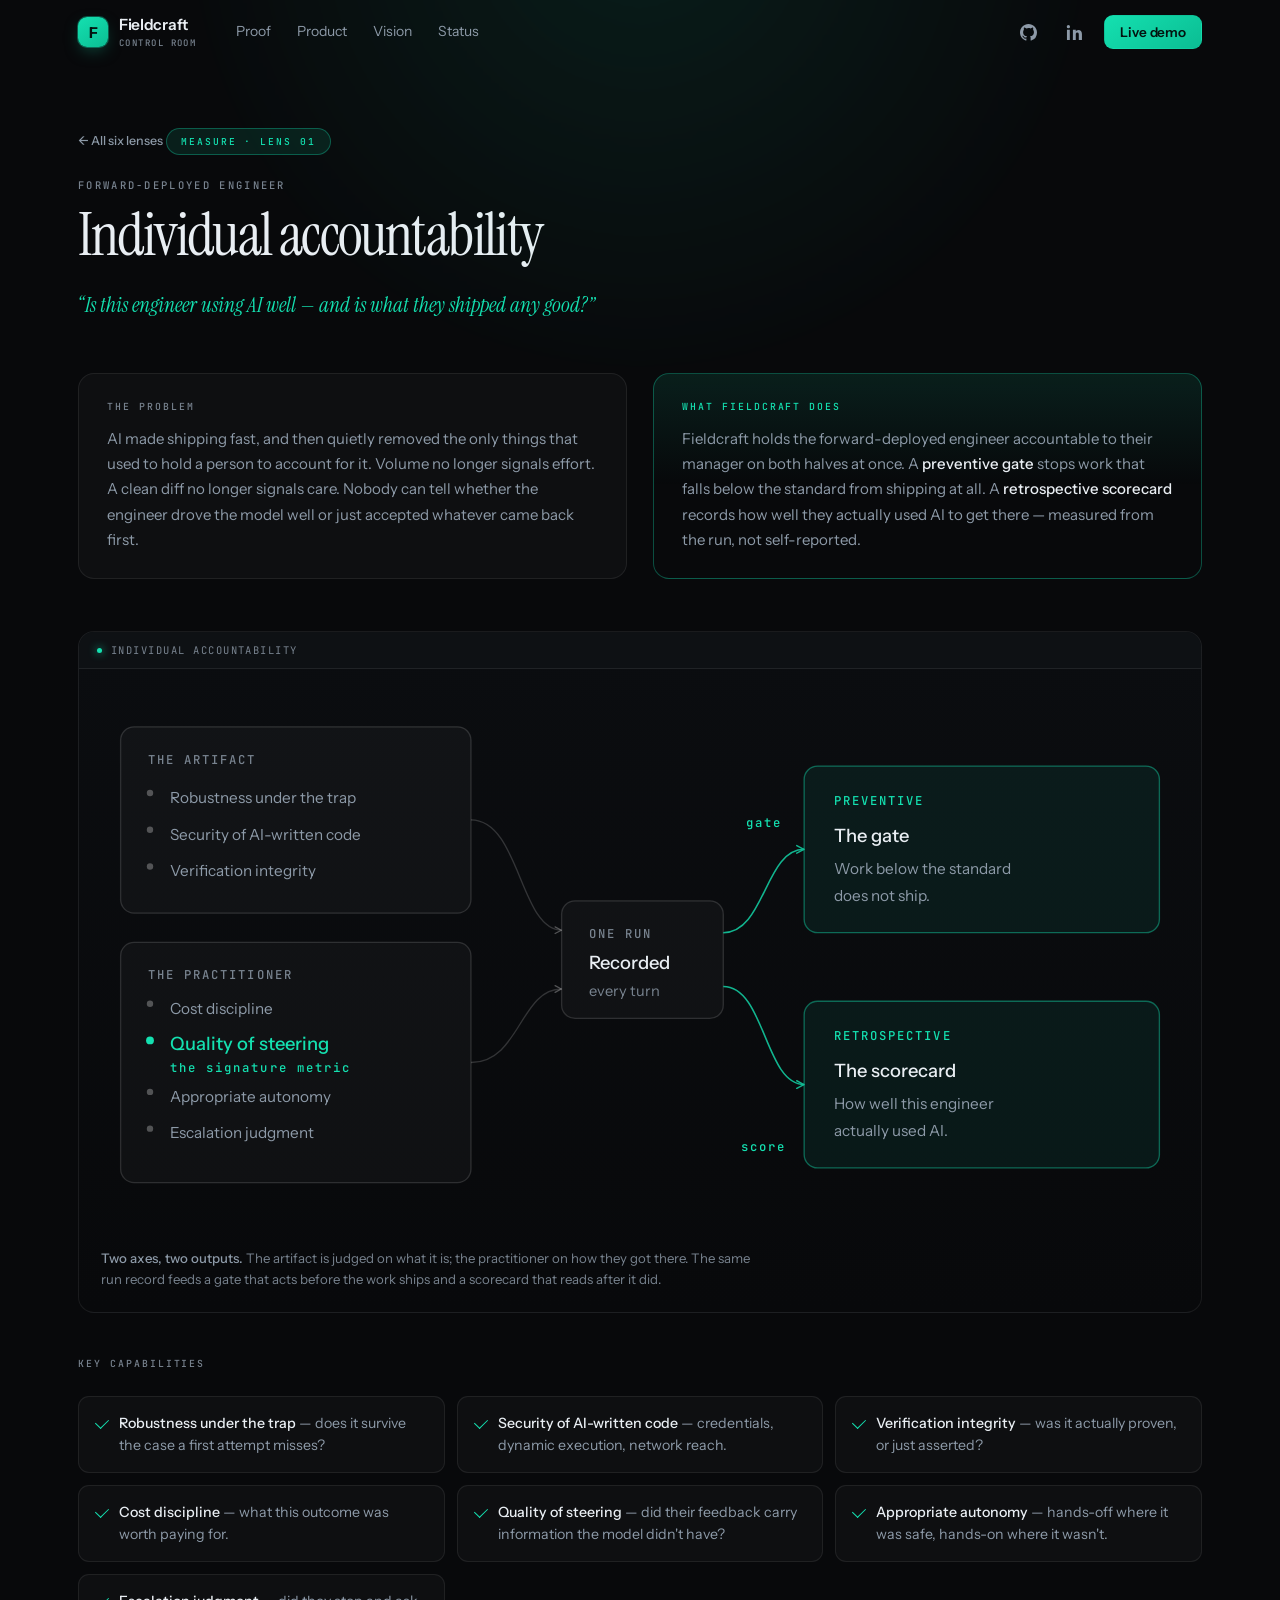
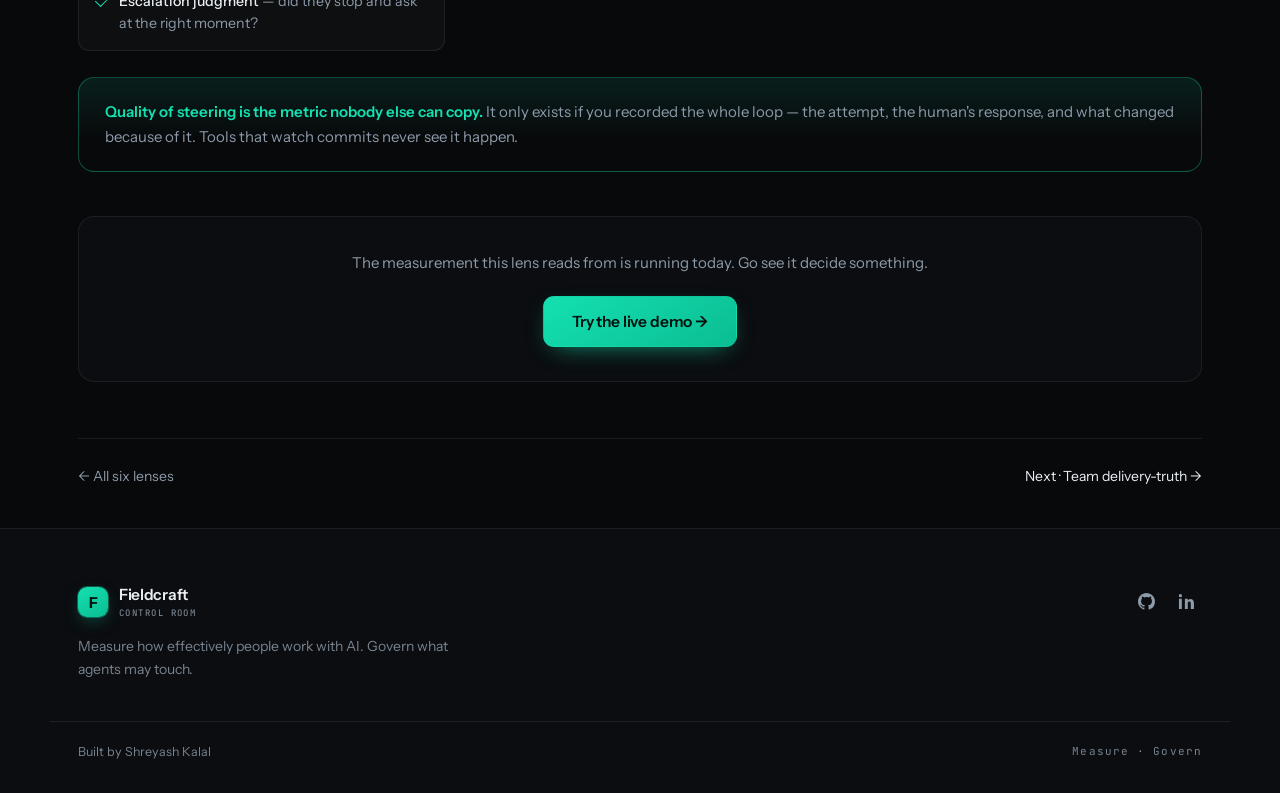
<file: site/lens/fde.html>
<!doctype html>
<html lang="en"><head>
<meta charset="utf-8">
<meta name="viewport" content="width=device-width,initial-scale=1">
<title>Individual accountability — Fieldcraft</title>
<meta name="description" content="“Is this engineer using AI well — and is what they shipped any good?” Fieldcraft holds the forward-deployed engineer accountable to their manager on both halves at once. A preventi">
<meta property="og:title" content="Individual accountability — Fieldcraft">
<meta property="og:description" content="“Is this engineer using AI well — and is what they shipped any good?” Fieldcraft holds the forward-deployed engineer accountable to their manager on both halves at once. A preventi">
<meta property="og:type" content="article">
<link rel="preconnect" href="https://fonts.googleapis.com">
<link rel="preconnect" href="https://fonts.gstatic.com" crossorigin>
<link href="https://fonts.googleapis.com/css2?family=Instrument+Sans:wght@400;500;600&family=Instrument+Serif:ital@0;1&family=JetBrains+Mono:wght@400;500&display=swap" rel="stylesheet">
<link rel="stylesheet" href="../style.css">
<script>document.documentElement.classList.add('js')</script>
<link rel="icon" href="data:image/svg+xml,<svg xmlns='http://www.w3.org/2000/svg' viewBox='0 0 32 32'><rect width='32' height='32' rx='9' fill='%2314e0b0'/><text x='16' y='23' font-size='19' font-weight='700' font-family='sans-serif' text-anchor='middle' fill='%2303130f'>F</text></svg>">
</head>
<body>

<header class="nav" id="nav">
  <a class="brand" href="../index.html">
    <span class="logo">F</span>
    <span class="brand-t"><b>Fieldcraft</b><i>CONTROL ROOM</i></span>
  </a>
  <nav class="nav-links">
    <a href="../index.html#proof">Proof</a>
    <a href="../index.html#product">Product</a>
    <a href="../index.html#vision">Vision</a>
    <a href="../index.html#status">Status</a>
  </nav>
  <div class="nav-right">
    <a class="icn" href="https://github.com/Shreyash-prog/Fieldcraft/tree/main" target="_blank" rel="noopener" aria-label="GitHub"><svg viewBox="0 0 16 16" width="17" height="17" fill="currentColor" aria-hidden="true"><path d="M8 0C3.58 0 0 3.58 0 8c0 3.54 2.29 6.53 5.47 7.59.4.07.55-.17.55-.38 0-.19-.01-.82-.01-1.49-2.01.37-2.53-.49-2.69-.94-.09-.23-.48-.94-.82-1.13-.28-.15-.68-.52-.01-.53.63-.01 1.08.58 1.23.82.72 1.21 1.87.87 2.33.66.07-.52.28-.87.51-1.07-1.78-.2-3.64-.89-3.64-3.95 0-.87.31-1.59.82-2.15-.08-.2-.36-1.02.08-2.12 0 0 .67-.21 2.2.82a7.42 7.42 0 0 1 2-.27c.68 0 1.36.09 2 .27 1.53-1.04 2.2-.82 2.2-.82.44 1.1.16 1.92.08 2.12.51.56.82 1.27.82 2.15 0 3.07-1.87 3.75-3.65 3.95.29.25.54.73.54 1.48 0 1.07-.01 1.93-.01 2.2 0 .21.15.46.55.38A8.01 8.01 0 0 0 16 8c0-4.42-3.58-8-8-8Z"/></svg></a>
    <a class="icn" href="https://www.linkedin.com/in/shreyash-k-a89823174/" target="_blank" rel="noopener" aria-label="LinkedIn"><svg viewBox="0 0 16 16" width="17" height="17" fill="currentColor" aria-hidden="true"><path d="M3.6 5.3H.9V15h2.7V5.3ZM2.25 1A1.55 1.55 0 1 0 2.25 4.1 1.55 1.55 0 0 0 2.25 1ZM15 9.5c0-2.6-1.4-3.8-3.25-3.8-1.5 0-2.17.82-2.54 1.4V5.3H6.5c.04.76 0 9.7 0 9.7h2.71V9.6c0-.24.02-.49.09-.66.19-.49.63-1 1.38-1 .97 0 1.36.74 1.36 1.83V15H15V9.5Z"/></svg></a>
    <a class="btn btn-sm" href="https://fieldcraft-shreyash.fly.dev" target="_blank" rel="noopener">Live demo</a>
    <button class="burger" id="burger" aria-label="Menu" aria-expanded="false">
      <span></span><span></span>
    </button>
  </div>
</header>
<div class="mobile-menu" id="mobileMenu">
  <a href="../index.html#proof">Proof</a><a href="../index.html#product">Product</a>
  <a href="../index.html#vision">Vision</a><a href="../index.html#status">Status</a>
  <a href="../index.html#try">Try it</a>
</div>

<main class="lp">
  <div class="hero-glow" aria-hidden="true"></div>
  <div class="wrap">
    <a class="backlink" href="../index.html#vision">← All six lenses</a>
    <span class="lp-half is-measure">Measure · Lens 01</span>
    <p class="lp-role">Forward-deployed engineer</p>
    <h1>Individual accountability</h1>
    <p class="lp-q">“Is this engineer using AI well — and is what they shipped any good?”</p>

    <div class="lp-cols">
      <section class="lp-block">
        <h2 class="lp-sh">The problem</h2>
        <p>AI made shipping fast, and then quietly removed the only things that used to hold a person to account for it. Volume no longer signals effort. A clean diff no longer signals care. Nobody can tell whether the engineer drove the model well or just accepted whatever came back first.</p>
      </section>
      <section class="lp-block is-do">
        <h2 class="lp-sh">What Fieldcraft does</h2>
        <p>Fieldcraft holds the forward-deployed engineer accountable to their manager on both halves at once. A <b>preventive gate</b> stops work that falls below the standard from shipping at all. A <b>retrospective scorecard</b> records how well they actually used AI to get there — measured from the run, not self-reported.</p>
      </section>
    </div>

    <figure class="dia">
      <div class="dia-head">Individual accountability</div>
      <div class="dia-scroll">
        <svg viewBox="0 0 880 430" role="img" aria-labelledby="dt-fde">
          <title id="dt-fde">Individual accountability — diagram</title>
          <defs>
      <marker id="ah" viewBox="0 0 9 9" refX="7.6" refY="4.5" markerWidth="6.4" markerHeight="6.4" orient="auto-start-reverse">
        <path d="M0.8 1 L7.4 4.5 L0.8 8" fill="none" stroke="rgba(255,255,255,.3)" stroke-width="1.25" stroke-linecap="round" stroke-linejoin="round"/>
      </marker>
      <marker id="aha" viewBox="0 0 9 9" refX="7.6" refY="4.5" markerWidth="6.4" markerHeight="6.4" orient="auto-start-reverse">
        <path d="M0.8 1 L7.4 4.5 L0.8 8" fill="none" stroke="#14e0b0" stroke-width="1.35" stroke-linecap="round" stroke-linejoin="round"/>
      </marker>
      <marker id="ahw" viewBox="0 0 9 9" refX="7.6" refY="4.5" markerWidth="6.4" markerHeight="6.4" orient="auto-start-reverse">
        <path d="M0.8 1 L7.4 4.5 L0.8 8" fill="none" stroke="#f2b544" stroke-width="1.35" stroke-linecap="round" stroke-linejoin="round"/>
      </marker>
    </defs>
          <rect class="d-node" x="16" y="26" width="286" height="152" rx="11"/><text class="d-k" x="38" y="56">THE ARTIFACT</text><circle cx="40" cy="80" r="2.6" fill="rgba(255,255,255,.28)"/><text class="d-s" x="56" y="88">Robustness under the trap</text><circle cx="40" cy="110" r="2.6" fill="rgba(255,255,255,.28)"/><text class="d-s" x="56" y="118">Security of AI-written code</text><circle cx="40" cy="140" r="2.6" fill="rgba(255,255,255,.28)"/><text class="d-s" x="56" y="148">Verification integrity</text><rect class="d-node" x="16" y="202" width="286" height="196" rx="11"/><text class="d-k" x="38" y="232">THE PRACTITIONER</text><circle cx="40" cy="252" r="2.6" fill="rgba(255,255,255,.28)"/><text class="d-s" x="56" y="260">Cost discipline</text><circle cx="40" cy="282" r="3.2" fill="#14e0b0"/><text class="d-ta" x="56" y="290">Quality of steering</text><circle cx="40" cy="324" r="2.6" fill="rgba(255,255,255,.28)"/><text class="d-s" x="56" y="332">Appropriate autonomy</text><circle cx="40" cy="354" r="2.6" fill="rgba(255,255,255,.28)"/><text class="d-s" x="56" y="362">Escalation judgment</text><text class="d-ka" x="56" y="308">the signature metric</text><rect class="d-node" x="376" y="168" width="132" height="96" rx="11"/><text class="d-k" x="398" y="198">ONE RUN</text><text class="d-t" x="398" y="224">Recorded</text><text class="d-f" x="398" y="246">every turn</text><path class="d-l" d="M302 102 C 342 102 342 192 376 192" marker-end="url(#ah)"/><path class="d-l" d="M302 300 C 342 300 342 240 376 240" marker-end="url(#ah)"/><rect class="d-node-a" x="574" y="58" width="290" height="136" rx="11"/><text class="d-ka" x="598" y="90">PREVENTIVE</text><text class="d-t" x="598" y="120">The gate</text><text class="d-s" x="598" y="146">Work below the standard</text><text class="d-s" x="598" y="168">does not ship.</text><rect class="d-node-a" x="574" y="250" width="290" height="136" rx="11"/><text class="d-ka" x="598" y="282">RETROSPECTIVE</text><text class="d-t" x="598" y="312">The scorecard</text><text class="d-s" x="598" y="338">How well this engineer</text><text class="d-s" x="598" y="360">actually used AI.</text><path class="d-la" d="M508 194 C 542 194 542 126 574 126" marker-end="url(#aha)"/><path class="d-la" d="M508 238 C 542 238 542 318 574 318" marker-end="url(#aha)"/><text class="d-ka" x="541" y="108" text-anchor="middle">gate</text><text class="d-ka" x="541" y="372" text-anchor="middle">score</text>
        </svg>
      </div>
      <figcaption><b>Two axes, two outputs.</b> The artifact is judged on what it is; the practitioner on how they got there. The same run record feeds a gate that acts before the work ships and a scorecard that reads after it did.</figcaption>
    </figure>

    <section>
      <h2 class="lp-sh" style="margin:44px 0 0">Key capabilities</h2>
      <ul class="caps">
        <li><b>Robustness under the trap</b> — does it survive the case a first attempt misses?</li>
        <li><b>Security of AI-written code</b> — credentials, dynamic execution, network reach.</li>
        <li><b>Verification integrity</b> — was it actually proven, or just asserted?</li>
        <li><b>Cost discipline</b> — what this outcome was worth paying for.</li>
        <li><b>Quality of steering</b> — did their feedback carry information the model didn't have?</li>
        <li><b>Appropriate autonomy</b> — hands-off where it was safe, hands-on where it wasn't.</li>
        <li><b>Escalation judgment</b> — did they stop and ask at the right moment?</li>
      </ul>
    </section>

    <p class="lp-hi"><b>Quality of steering is the metric nobody else can copy.</b> It only exists if you recorded the whole loop — the attempt, the human's response, and what changed because of it. Tools that watch commits never see it happen.</p>

    <div class="lp-cta">
      <p>The measurement this lens reads from is running today. Go see it decide something.</p>
      <a class="btn btn-lg" href="https://fieldcraft-shreyash.fly.dev" target="_blank" rel="noopener">Try the live demo →</a>
    </div>

    <nav class="lp-nav">
      <a href="../index.html#vision">← All six lenses</a>
      <a class="nx" href="pm.html">Next · Team delivery-truth →</a>
    </nav>
  </div>
</main>

<footer class="foot">
  <div class="wrap foot-in">
    <div class="foot-l">
      <a class="brand" href="../index.html"><span class="logo">F</span>
        <span class="brand-t"><b>Fieldcraft</b><i>CONTROL ROOM</i></span></a>
      <p>Measure how effectively people work with AI. Govern what agents may touch.</p>
    </div>
    <div class="foot-r">
      <a class="icn" href="https://github.com/Shreyash-prog/Fieldcraft/tree/main" target="_blank" rel="noopener" aria-label="GitHub"><svg viewBox="0 0 16 16" width="17" height="17" fill="currentColor" aria-hidden="true"><path d="M8 0C3.58 0 0 3.58 0 8c0 3.54 2.29 6.53 5.47 7.59.4.07.55-.17.55-.38 0-.19-.01-.82-.01-1.49-2.01.37-2.53-.49-2.69-.94-.09-.23-.48-.94-.82-1.13-.28-.15-.68-.52-.01-.53.63-.01 1.08.58 1.23.82.72 1.21 1.87.87 2.33.66.07-.52.28-.87.51-1.07-1.78-.2-3.64-.89-3.64-3.95 0-.87.31-1.59.82-2.15-.08-.2-.36-1.02.08-2.12 0 0 .67-.21 2.2.82a7.42 7.42 0 0 1 2-.27c.68 0 1.36.09 2 .27 1.53-1.04 2.2-.82 2.2-.82.44 1.1.16 1.92.08 2.12.51.56.82 1.27.82 2.15 0 3.07-1.87 3.75-3.65 3.95.29.25.54.73.54 1.48 0 1.07-.01 1.93-.01 2.2 0 .21.15.46.55.38A8.01 8.01 0 0 0 16 8c0-4.42-3.58-8-8-8Z"/></svg></a>
      <a class="icn" href="https://www.linkedin.com/in/shreyash-k-a89823174/" target="_blank" rel="noopener" aria-label="LinkedIn"><svg viewBox="0 0 16 16" width="17" height="17" fill="currentColor" aria-hidden="true"><path d="M3.6 5.3H.9V15h2.7V5.3ZM2.25 1A1.55 1.55 0 1 0 2.25 4.1 1.55 1.55 0 0 0 2.25 1ZM15 9.5c0-2.6-1.4-3.8-3.25-3.8-1.5 0-2.17.82-2.54 1.4V5.3H6.5c.04.76 0 9.7 0 9.7h2.71V9.6c0-.24.02-.49.09-.66.19-.49.63-1 1.38-1 .97 0 1.36.74 1.36 1.83V15H15V9.5Z"/></svg></a>
    </div>
  </div>
  <div class="wrap foot-b"><span>Built by Shreyash Kalal</span><span>Measure · Govern</span></div>
</footer>

<script src="../main.js"></script>
</body></html>
</file>
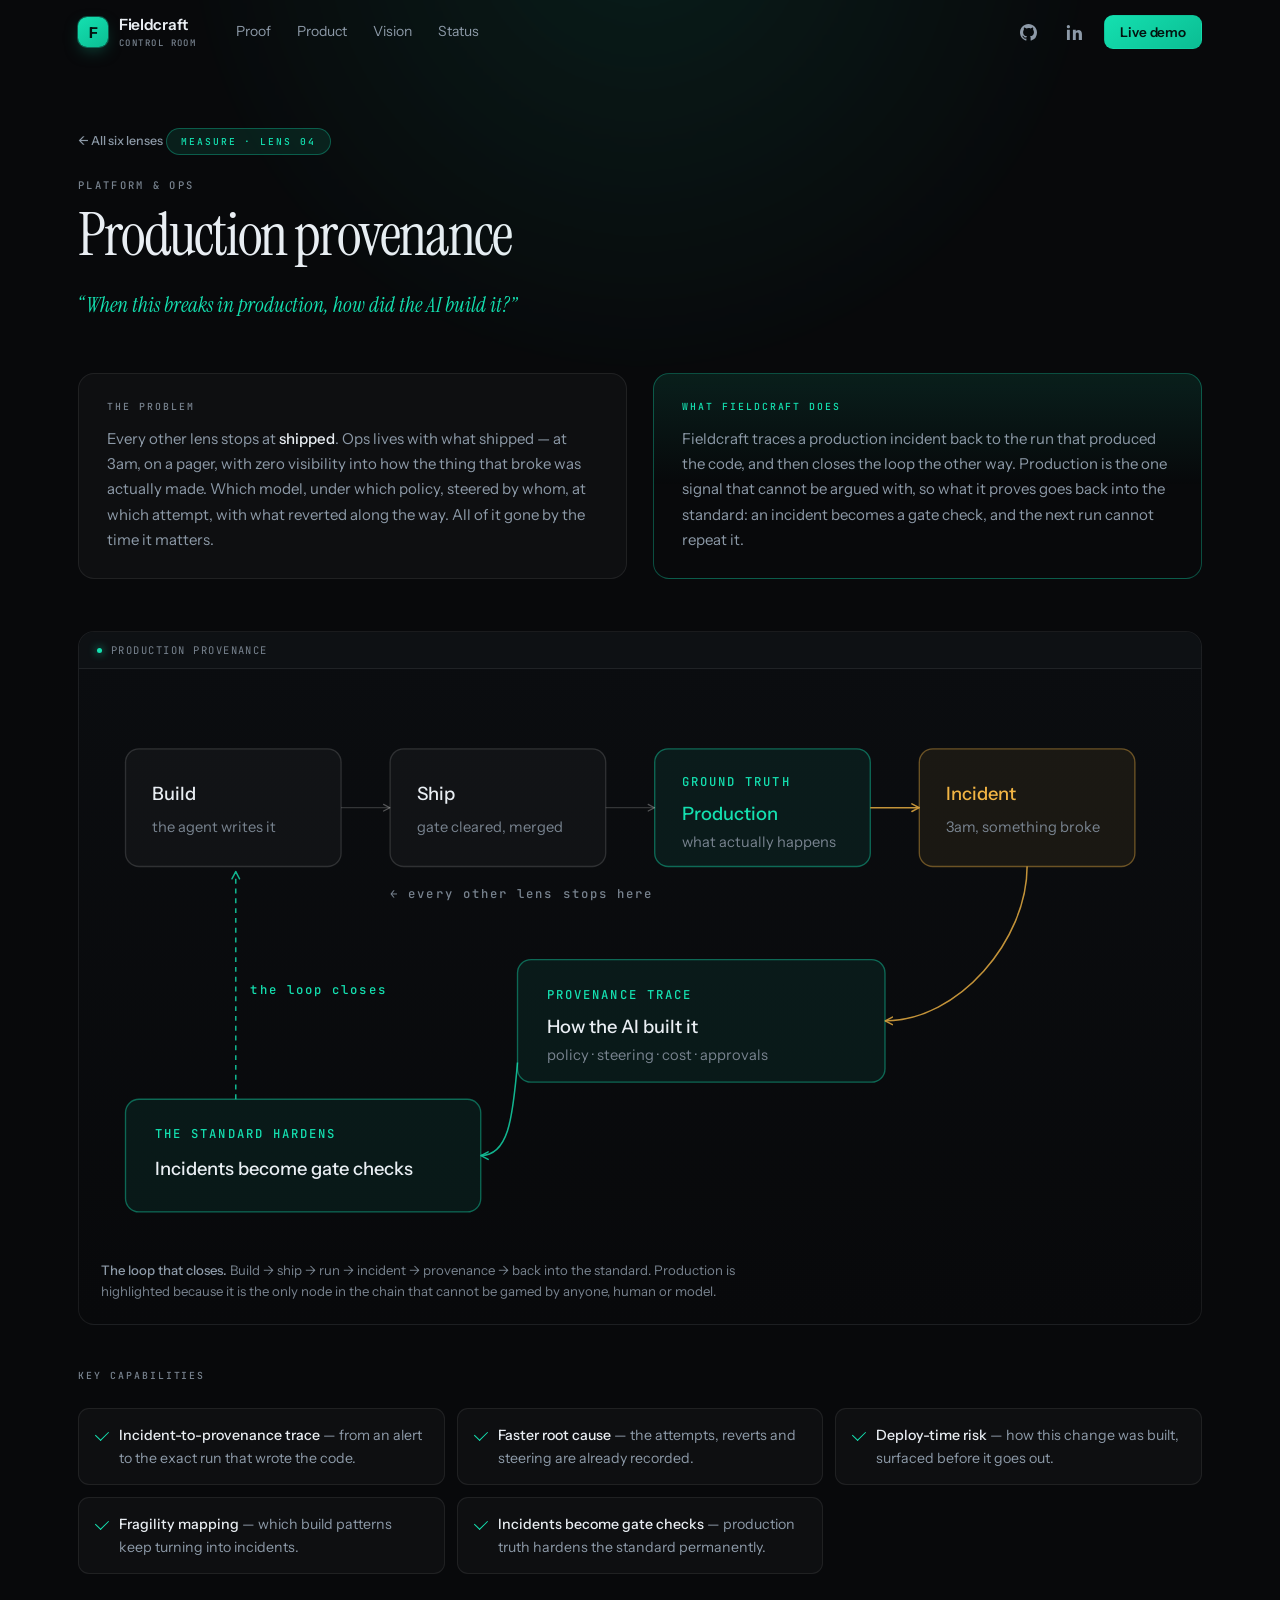
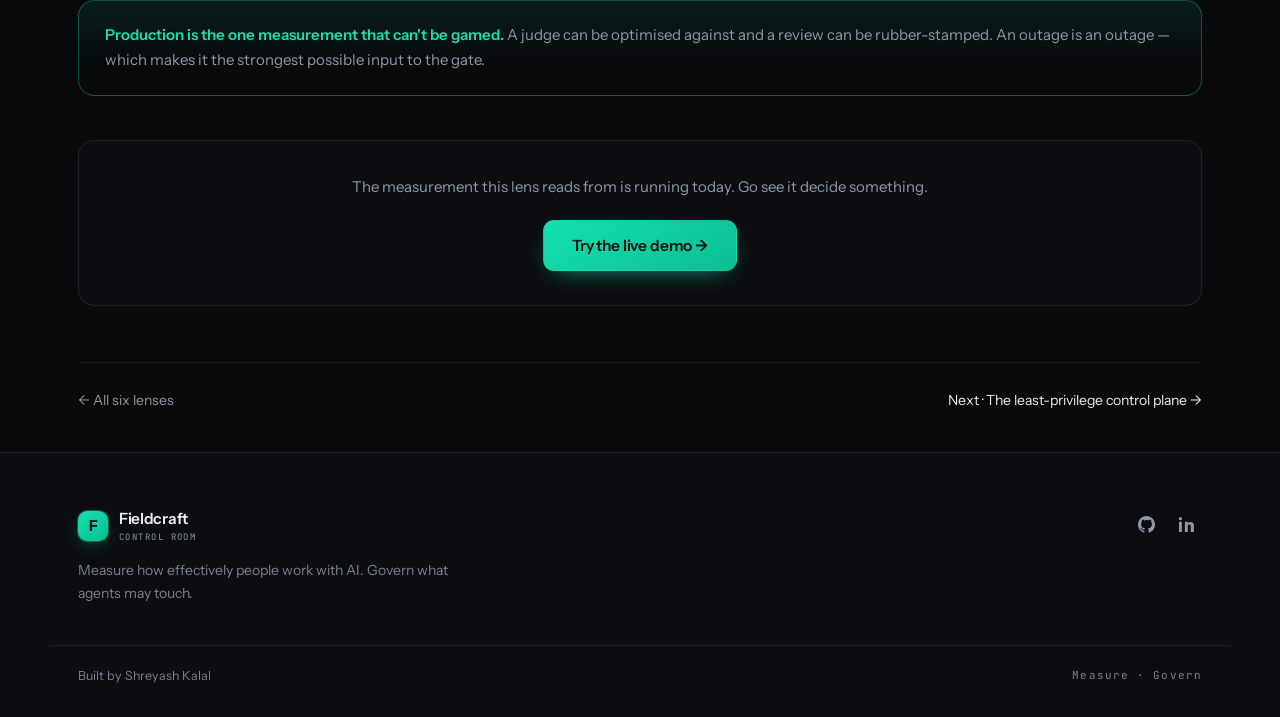
<file: site/lens/ops.html>
<!doctype html>
<html lang="en"><head>
<meta charset="utf-8">
<meta name="viewport" content="width=device-width,initial-scale=1">
<title>Production provenance — Fieldcraft</title>
<meta name="description" content="“When this breaks in production, how did the AI build it?” Fieldcraft traces a production incident back to the run that produced the code, and then closes the loop the other way. P">
<meta property="og:title" content="Production provenance — Fieldcraft">
<meta property="og:description" content="“When this breaks in production, how did the AI build it?” Fieldcraft traces a production incident back to the run that produced the code, and then closes the loop the other way. P">
<meta property="og:type" content="article">
<link rel="preconnect" href="https://fonts.googleapis.com">
<link rel="preconnect" href="https://fonts.gstatic.com" crossorigin>
<link href="https://fonts.googleapis.com/css2?family=Instrument+Sans:wght@400;500;600&family=Instrument+Serif:ital@0;1&family=JetBrains+Mono:wght@400;500&display=swap" rel="stylesheet">
<link rel="stylesheet" href="../style.css">
<script>document.documentElement.classList.add('js')</script>
<link rel="icon" href="data:image/svg+xml,<svg xmlns='http://www.w3.org/2000/svg' viewBox='0 0 32 32'><rect width='32' height='32' rx='9' fill='%2314e0b0'/><text x='16' y='23' font-size='19' font-weight='700' font-family='sans-serif' text-anchor='middle' fill='%2303130f'>F</text></svg>">
</head>
<body>

<header class="nav" id="nav">
  <a class="brand" href="../index.html">
    <span class="logo">F</span>
    <span class="brand-t"><b>Fieldcraft</b><i>CONTROL ROOM</i></span>
  </a>
  <nav class="nav-links">
    <a href="../index.html#proof">Proof</a>
    <a href="../index.html#product">Product</a>
    <a href="../index.html#vision">Vision</a>
    <a href="../index.html#status">Status</a>
  </nav>
  <div class="nav-right">
    <a class="icn" href="https://github.com/Shreyash-prog/Fieldcraft/tree/main" target="_blank" rel="noopener" aria-label="GitHub"><svg viewBox="0 0 16 16" width="17" height="17" fill="currentColor" aria-hidden="true"><path d="M8 0C3.58 0 0 3.58 0 8c0 3.54 2.29 6.53 5.47 7.59.4.07.55-.17.55-.38 0-.19-.01-.82-.01-1.49-2.01.37-2.53-.49-2.69-.94-.09-.23-.48-.94-.82-1.13-.28-.15-.68-.52-.01-.53.63-.01 1.08.58 1.23.82.72 1.21 1.87.87 2.33.66.07-.52.28-.87.51-1.07-1.78-.2-3.64-.89-3.64-3.95 0-.87.31-1.59.82-2.15-.08-.2-.36-1.02.08-2.12 0 0 .67-.21 2.2.82a7.42 7.42 0 0 1 2-.27c.68 0 1.36.09 2 .27 1.53-1.04 2.2-.82 2.2-.82.44 1.1.16 1.92.08 2.12.51.56.82 1.27.82 2.15 0 3.07-1.87 3.75-3.65 3.95.29.25.54.73.54 1.48 0 1.07-.01 1.93-.01 2.2 0 .21.15.46.55.38A8.01 8.01 0 0 0 16 8c0-4.42-3.58-8-8-8Z"/></svg></a>
    <a class="icn" href="https://www.linkedin.com/in/shreyash-k-a89823174/" target="_blank" rel="noopener" aria-label="LinkedIn"><svg viewBox="0 0 16 16" width="17" height="17" fill="currentColor" aria-hidden="true"><path d="M3.6 5.3H.9V15h2.7V5.3ZM2.25 1A1.55 1.55 0 1 0 2.25 4.1 1.55 1.55 0 0 0 2.25 1ZM15 9.5c0-2.6-1.4-3.8-3.25-3.8-1.5 0-2.17.82-2.54 1.4V5.3H6.5c.04.76 0 9.7 0 9.7h2.71V9.6c0-.24.02-.49.09-.66.19-.49.63-1 1.38-1 .97 0 1.36.74 1.36 1.83V15H15V9.5Z"/></svg></a>
    <a class="btn btn-sm" href="https://fieldcraft-shreyash.fly.dev" target="_blank" rel="noopener">Live demo</a>
    <button class="burger" id="burger" aria-label="Menu" aria-expanded="false">
      <span></span><span></span>
    </button>
  </div>
</header>
<div class="mobile-menu" id="mobileMenu">
  <a href="../index.html#proof">Proof</a><a href="../index.html#product">Product</a>
  <a href="../index.html#vision">Vision</a><a href="../index.html#status">Status</a>
  <a href="../index.html#try">Try it</a>
</div>

<main class="lp">
  <div class="hero-glow" aria-hidden="true"></div>
  <div class="wrap">
    <a class="backlink" href="../index.html#vision">← All six lenses</a>
    <span class="lp-half is-measure">Measure · Lens 04</span>
    <p class="lp-role">Platform &amp; ops</p>
    <h1>Production provenance</h1>
    <p class="lp-q">“When this breaks in production, how did the AI build it?”</p>

    <div class="lp-cols">
      <section class="lp-block">
        <h2 class="lp-sh">The problem</h2>
        <p>Every other lens stops at <b>shipped</b>. Ops lives with what shipped — at 3am, on a pager, with zero visibility into how the thing that broke was actually made. Which model, under which policy, steered by whom, at which attempt, with what reverted along the way. All of it gone by the time it matters.</p>
      </section>
      <section class="lp-block is-do">
        <h2 class="lp-sh">What Fieldcraft does</h2>
        <p>Fieldcraft traces a production incident back to the run that produced the code, and then closes the loop the other way. Production is the one signal that cannot be argued with, so what it proves goes back into the standard: an incident becomes a gate check, and the next run cannot repeat it.</p>
      </section>
    </div>

    <figure class="dia">
      <div class="dia-head">Production provenance</div>
      <div class="dia-scroll">
        <svg viewBox="0 0 880 440" role="img" aria-labelledby="dt-ops">
          <title id="dt-ops">Production provenance — diagram</title>
          <defs>
      <marker id="ah" viewBox="0 0 9 9" refX="7.6" refY="4.5" markerWidth="6.4" markerHeight="6.4" orient="auto-start-reverse">
        <path d="M0.8 1 L7.4 4.5 L0.8 8" fill="none" stroke="rgba(255,255,255,.3)" stroke-width="1.25" stroke-linecap="round" stroke-linejoin="round"/>
      </marker>
      <marker id="aha" viewBox="0 0 9 9" refX="7.6" refY="4.5" markerWidth="6.4" markerHeight="6.4" orient="auto-start-reverse">
        <path d="M0.8 1 L7.4 4.5 L0.8 8" fill="none" stroke="#14e0b0" stroke-width="1.35" stroke-linecap="round" stroke-linejoin="round"/>
      </marker>
      <marker id="ahw" viewBox="0 0 9 9" refX="7.6" refY="4.5" markerWidth="6.4" markerHeight="6.4" orient="auto-start-reverse">
        <path d="M0.8 1 L7.4 4.5 L0.8 8" fill="none" stroke="#f2b544" stroke-width="1.35" stroke-linecap="round" stroke-linejoin="round"/>
      </marker>
    </defs>
          <rect class="d-node" x="20" y="44" width="176" height="96" rx="11"/><text class="d-t" x="42" y="86">Build</text><text class="d-f" x="42" y="112">the agent writes it</text><rect class="d-node" x="236" y="44" width="176" height="96" rx="11"/><text class="d-t" x="258" y="86">Ship</text><text class="d-f" x="258" y="112">gate cleared, merged</text><rect class="d-node-a" x="452" y="44" width="176" height="96" rx="11"/><text class="d-ka" x="474" y="74">GROUND TRUTH</text><text class="d-ta" x="474" y="102">Production</text><text class="d-f" x="474" y="124">what actually happens</text><rect class="d-node-w" x="668" y="44" width="176" height="96" rx="11"/><text class="d-tw" x="690" y="86">Incident</text><text class="d-f" x="690" y="112">3am, something broke</text><path class="d-l" d="M196 92 H 236" marker-end="url(#ah)"/><path class="d-l" d="M412 92 H 452" marker-end="url(#ah)"/><path class="d-lw" d="M628 92 H 668" marker-end="url(#ahw)"/><text class="d-k" x="236" y="166">← every other lens stops here</text><rect class="d-node-a" x="340" y="216" width="300" height="100" rx="11"/><text class="d-ka" x="364" y="248">PROVENANCE TRACE</text><text class="d-t" x="364" y="276">How the AI built it</text><text class="d-f" x="364" y="298">policy · steering · cost · approvals</text><path class="d-lw" d="M756 140 C 756 200 700 266 640 266" marker-end="url(#ahw)"/><rect class="d-node-a" x="20" y="330" width="290" height="92" rx="11"/><text class="d-ka" x="44" y="362">THE STANDARD HARDENS</text><text class="d-t" x="44" y="392">Incidents become gate checks</text><path class="d-la" d="M340 300 C 336 348 332 376 310 376" marker-end="url(#aha)"/><path class="d-la d-dash" d="M110 330 V 144" marker-end="url(#aha)"/><text class="d-ka" x="122" y="244">the loop closes</text>
        </svg>
      </div>
      <figcaption><b>The loop that closes.</b> Build → ship → run → incident → provenance → back into the standard. Production is highlighted because it is the only node in the chain that cannot be gamed by anyone, human or model.</figcaption>
    </figure>

    <section>
      <h2 class="lp-sh" style="margin:44px 0 0">Key capabilities</h2>
      <ul class="caps">
        <li><b>Incident-to-provenance trace</b> — from an alert to the exact run that wrote the code.</li>
        <li><b>Faster root cause</b> — the attempts, reverts and steering are already recorded.</li>
        <li><b>Deploy-time risk</b> — how this change was built, surfaced before it goes out.</li>
        <li><b>Fragility mapping</b> — which build patterns keep turning into incidents.</li>
        <li><b>Incidents become gate checks</b> — production truth hardens the standard permanently.</li>
      </ul>
    </section>

    <p class="lp-hi"><b>Production is the one measurement that can't be gamed.</b> A judge can be optimised against and a review can be rubber-stamped. An outage is an outage — which makes it the strongest possible input to the gate.</p>

    <div class="lp-cta">
      <p>The measurement this lens reads from is running today. Go see it decide something.</p>
      <a class="btn btn-lg" href="https://fieldcraft-shreyash.fly.dev" target="_blank" rel="noopener">Try the live demo →</a>
    </div>

    <nav class="lp-nav">
      <a href="../index.html#vision">← All six lenses</a>
      <a class="nx" href="access.html">Next · The least-privilege control plane →</a>
    </nav>
  </div>
</main>

<footer class="foot">
  <div class="wrap foot-in">
    <div class="foot-l">
      <a class="brand" href="../index.html"><span class="logo">F</span>
        <span class="brand-t"><b>Fieldcraft</b><i>CONTROL ROOM</i></span></a>
      <p>Measure how effectively people work with AI. Govern what agents may touch.</p>
    </div>
    <div class="foot-r">
      <a class="icn" href="https://github.com/Shreyash-prog/Fieldcraft/tree/main" target="_blank" rel="noopener" aria-label="GitHub"><svg viewBox="0 0 16 16" width="17" height="17" fill="currentColor" aria-hidden="true"><path d="M8 0C3.58 0 0 3.58 0 8c0 3.54 2.29 6.53 5.47 7.59.4.07.55-.17.55-.38 0-.19-.01-.82-.01-1.49-2.01.37-2.53-.49-2.69-.94-.09-.23-.48-.94-.82-1.13-.28-.15-.68-.52-.01-.53.63-.01 1.08.58 1.23.82.72 1.21 1.87.87 2.33.66.07-.52.28-.87.51-1.07-1.78-.2-3.64-.89-3.64-3.95 0-.87.31-1.59.82-2.15-.08-.2-.36-1.02.08-2.12 0 0 .67-.21 2.2.82a7.42 7.42 0 0 1 2-.27c.68 0 1.36.09 2 .27 1.53-1.04 2.2-.82 2.2-.82.44 1.1.16 1.92.08 2.12.51.56.82 1.27.82 2.15 0 3.07-1.87 3.75-3.65 3.95.29.25.54.73.54 1.48 0 1.07-.01 1.93-.01 2.2 0 .21.15.46.55.38A8.01 8.01 0 0 0 16 8c0-4.42-3.58-8-8-8Z"/></svg></a>
      <a class="icn" href="https://www.linkedin.com/in/shreyash-k-a89823174/" target="_blank" rel="noopener" aria-label="LinkedIn"><svg viewBox="0 0 16 16" width="17" height="17" fill="currentColor" aria-hidden="true"><path d="M3.6 5.3H.9V15h2.7V5.3ZM2.25 1A1.55 1.55 0 1 0 2.25 4.1 1.55 1.55 0 0 0 2.25 1ZM15 9.5c0-2.6-1.4-3.8-3.25-3.8-1.5 0-2.17.82-2.54 1.4V5.3H6.5c.04.76 0 9.7 0 9.7h2.71V9.6c0-.24.02-.49.09-.66.19-.49.63-1 1.38-1 .97 0 1.36.74 1.36 1.83V15H15V9.5Z"/></svg></a>
    </div>
  </div>
  <div class="wrap foot-b"><span>Built by Shreyash Kalal</span><span>Measure · Govern</span></div>
</footer>

<script src="../main.js"></script>
</body></html>
</file>
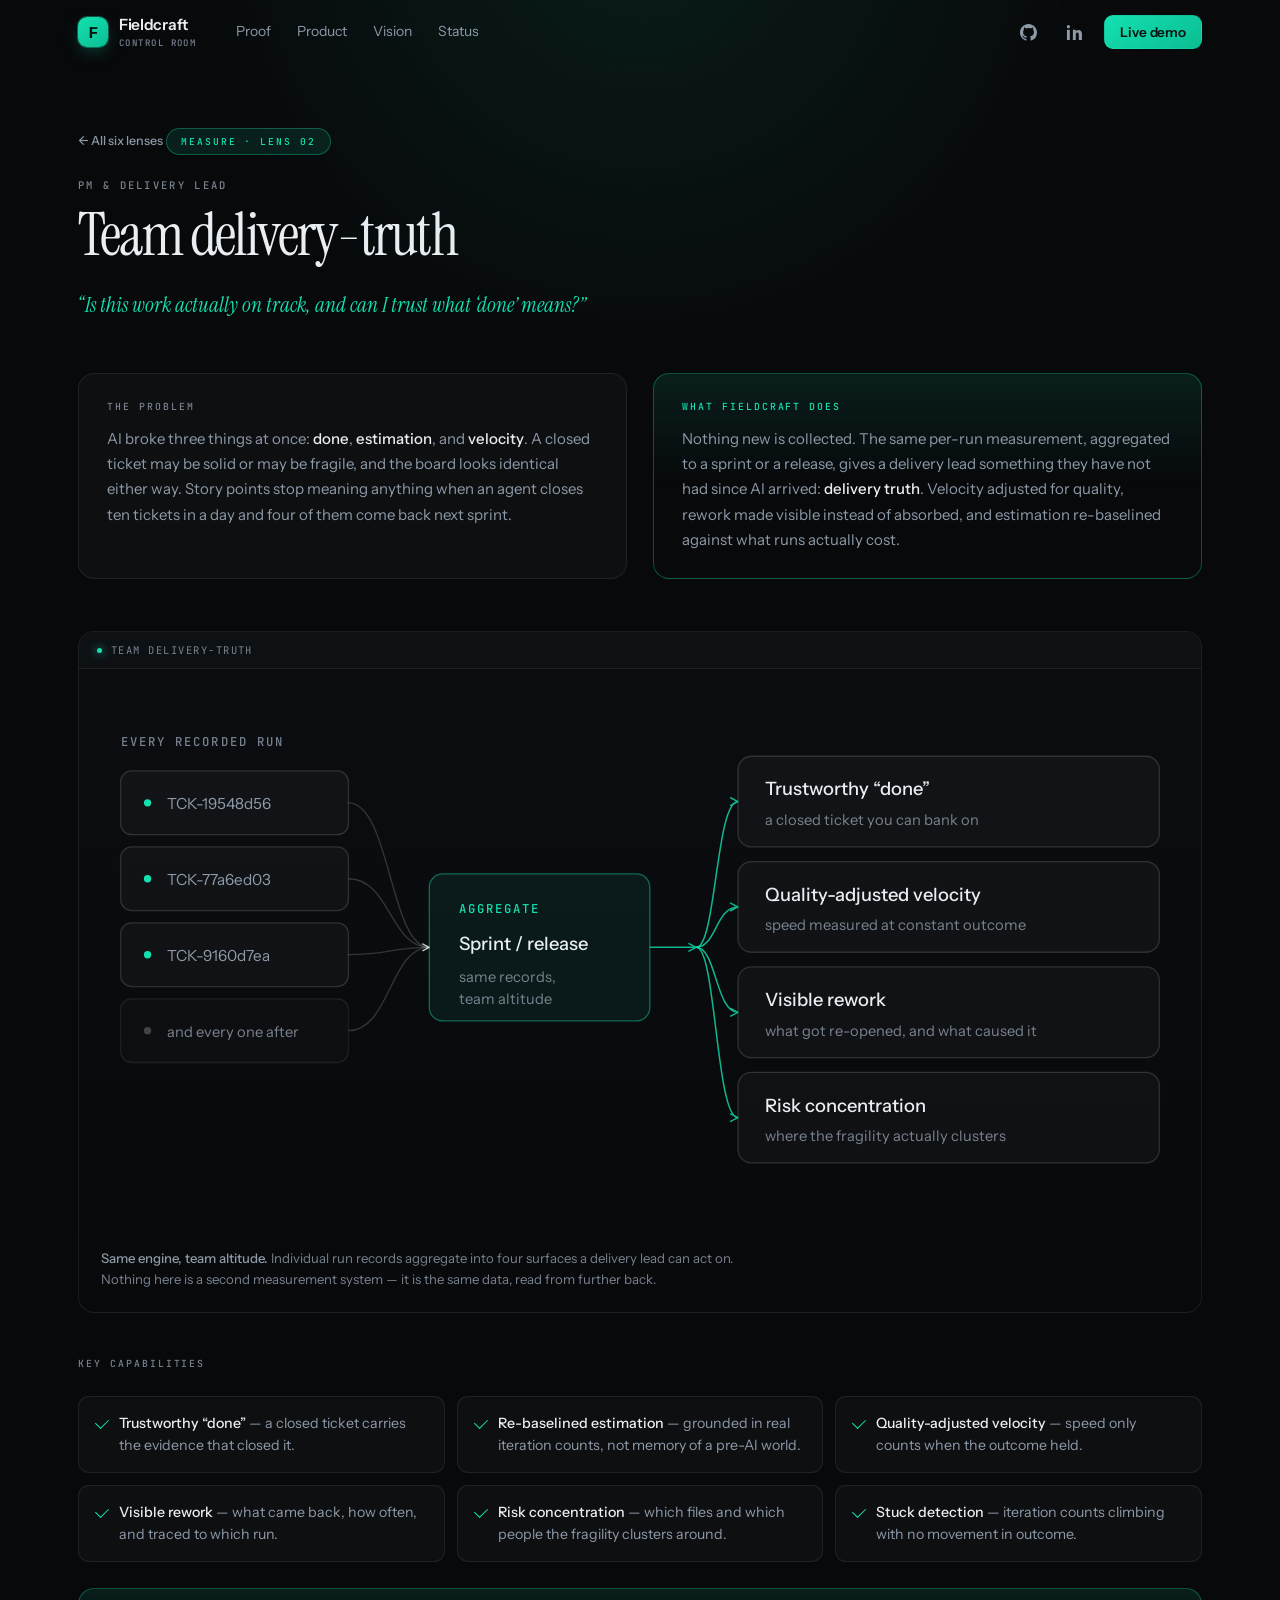
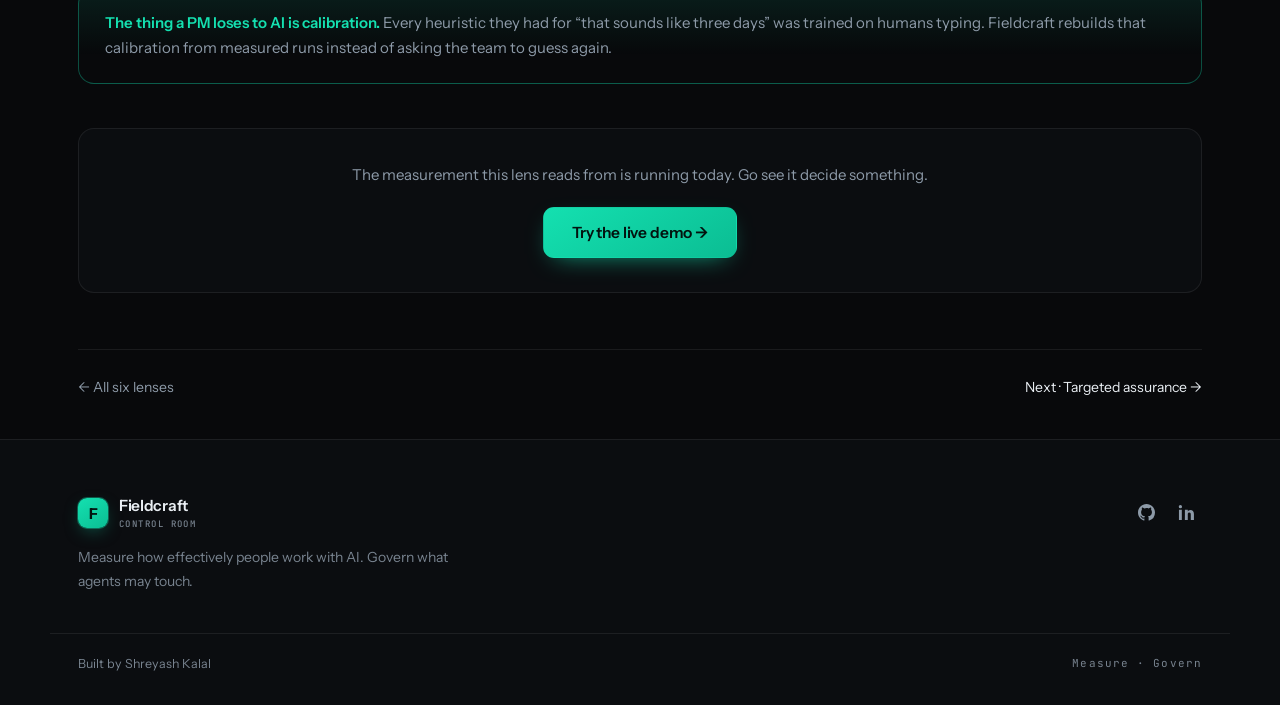
<file: site/lens/pm.html>
<!doctype html>
<html lang="en"><head>
<meta charset="utf-8">
<meta name="viewport" content="width=device-width,initial-scale=1">
<title>Team delivery-truth — Fieldcraft</title>
<meta name="description" content="“Is this work actually on track, and can I trust what ‘done’ means?” Nothing new is collected. The same per-run measurement, aggregated to a sprint or a release, gives a delivery l">
<meta property="og:title" content="Team delivery-truth — Fieldcraft">
<meta property="og:description" content="“Is this work actually on track, and can I trust what ‘done’ means?” Nothing new is collected. The same per-run measurement, aggregated to a sprint or a release, gives a delivery l">
<meta property="og:type" content="article">
<link rel="preconnect" href="https://fonts.googleapis.com">
<link rel="preconnect" href="https://fonts.gstatic.com" crossorigin>
<link href="https://fonts.googleapis.com/css2?family=Instrument+Sans:wght@400;500;600&family=Instrument+Serif:ital@0;1&family=JetBrains+Mono:wght@400;500&display=swap" rel="stylesheet">
<link rel="stylesheet" href="../style.css">
<script>document.documentElement.classList.add('js')</script>
<link rel="icon" href="data:image/svg+xml,<svg xmlns='http://www.w3.org/2000/svg' viewBox='0 0 32 32'><rect width='32' height='32' rx='9' fill='%2314e0b0'/><text x='16' y='23' font-size='19' font-weight='700' font-family='sans-serif' text-anchor='middle' fill='%2303130f'>F</text></svg>">
</head>
<body>

<header class="nav" id="nav">
  <a class="brand" href="../index.html">
    <span class="logo">F</span>
    <span class="brand-t"><b>Fieldcraft</b><i>CONTROL ROOM</i></span>
  </a>
  <nav class="nav-links">
    <a href="../index.html#proof">Proof</a>
    <a href="../index.html#product">Product</a>
    <a href="../index.html#vision">Vision</a>
    <a href="../index.html#status">Status</a>
  </nav>
  <div class="nav-right">
    <a class="icn" href="https://github.com/Shreyash-prog/Fieldcraft/tree/main" target="_blank" rel="noopener" aria-label="GitHub"><svg viewBox="0 0 16 16" width="17" height="17" fill="currentColor" aria-hidden="true"><path d="M8 0C3.58 0 0 3.58 0 8c0 3.54 2.29 6.53 5.47 7.59.4.07.55-.17.55-.38 0-.19-.01-.82-.01-1.49-2.01.37-2.53-.49-2.69-.94-.09-.23-.48-.94-.82-1.13-.28-.15-.68-.52-.01-.53.63-.01 1.08.58 1.23.82.72 1.21 1.87.87 2.33.66.07-.52.28-.87.51-1.07-1.78-.2-3.64-.89-3.64-3.95 0-.87.31-1.59.82-2.15-.08-.2-.36-1.02.08-2.12 0 0 .67-.21 2.2.82a7.42 7.42 0 0 1 2-.27c.68 0 1.36.09 2 .27 1.53-1.04 2.2-.82 2.2-.82.44 1.1.16 1.92.08 2.12.51.56.82 1.27.82 2.15 0 3.07-1.87 3.75-3.65 3.95.29.25.54.73.54 1.48 0 1.07-.01 1.93-.01 2.2 0 .21.15.46.55.38A8.01 8.01 0 0 0 16 8c0-4.42-3.58-8-8-8Z"/></svg></a>
    <a class="icn" href="https://www.linkedin.com/in/shreyash-k-a89823174/" target="_blank" rel="noopener" aria-label="LinkedIn"><svg viewBox="0 0 16 16" width="17" height="17" fill="currentColor" aria-hidden="true"><path d="M3.6 5.3H.9V15h2.7V5.3ZM2.25 1A1.55 1.55 0 1 0 2.25 4.1 1.55 1.55 0 0 0 2.25 1ZM15 9.5c0-2.6-1.4-3.8-3.25-3.8-1.5 0-2.17.82-2.54 1.4V5.3H6.5c.04.76 0 9.7 0 9.7h2.71V9.6c0-.24.02-.49.09-.66.19-.49.63-1 1.38-1 .97 0 1.36.74 1.36 1.83V15H15V9.5Z"/></svg></a>
    <a class="btn btn-sm" href="https://fieldcraft-shreyash.fly.dev" target="_blank" rel="noopener">Live demo</a>
    <button class="burger" id="burger" aria-label="Menu" aria-expanded="false">
      <span></span><span></span>
    </button>
  </div>
</header>
<div class="mobile-menu" id="mobileMenu">
  <a href="../index.html#proof">Proof</a><a href="../index.html#product">Product</a>
  <a href="../index.html#vision">Vision</a><a href="../index.html#status">Status</a>
  <a href="../index.html#try">Try it</a>
</div>

<main class="lp">
  <div class="hero-glow" aria-hidden="true"></div>
  <div class="wrap">
    <a class="backlink" href="../index.html#vision">← All six lenses</a>
    <span class="lp-half is-measure">Measure · Lens 02</span>
    <p class="lp-role">PM &amp; delivery lead</p>
    <h1>Team delivery-truth</h1>
    <p class="lp-q">“Is this work actually on track, and can I trust what ‘done’ means?”</p>

    <div class="lp-cols">
      <section class="lp-block">
        <h2 class="lp-sh">The problem</h2>
        <p>AI broke three things at once: <b>done</b>, <b>estimation</b>, and <b>velocity</b>. A closed ticket may be solid or may be fragile, and the board looks identical either way. Story points stop meaning anything when an agent closes ten tickets in a day and four of them come back next sprint.</p>
      </section>
      <section class="lp-block is-do">
        <h2 class="lp-sh">What Fieldcraft does</h2>
        <p>Nothing new is collected. The same per-run measurement, aggregated to a sprint or a release, gives a delivery lead something they have not had since AI arrived: <b>delivery truth</b>. Velocity adjusted for quality, rework made visible instead of absorbed, and estimation re-baselined against what runs actually cost.</p>
      </section>
    </div>

    <figure class="dia">
      <div class="dia-head">Team delivery-truth</div>
      <div class="dia-scroll">
        <svg viewBox="0 0 880 430" role="img" aria-labelledby="dt-pm">
          <title id="dt-pm">Team delivery-truth — diagram</title>
          <defs>
      <marker id="ah" viewBox="0 0 9 9" refX="7.6" refY="4.5" markerWidth="6.4" markerHeight="6.4" orient="auto-start-reverse">
        <path d="M0.8 1 L7.4 4.5 L0.8 8" fill="none" stroke="rgba(255,255,255,.3)" stroke-width="1.25" stroke-linecap="round" stroke-linejoin="round"/>
      </marker>
      <marker id="aha" viewBox="0 0 9 9" refX="7.6" refY="4.5" markerWidth="6.4" markerHeight="6.4" orient="auto-start-reverse">
        <path d="M0.8 1 L7.4 4.5 L0.8 8" fill="none" stroke="#14e0b0" stroke-width="1.35" stroke-linecap="round" stroke-linejoin="round"/>
      </marker>
      <marker id="ahw" viewBox="0 0 9 9" refX="7.6" refY="4.5" markerWidth="6.4" markerHeight="6.4" orient="auto-start-reverse">
        <path d="M0.8 1 L7.4 4.5 L0.8 8" fill="none" stroke="#f2b544" stroke-width="1.35" stroke-linecap="round" stroke-linejoin="round"/>
      </marker>
    </defs>
          <text class="d-k" x="16" y="42">EVERY RECORDED RUN</text><rect class="d-node" x="16" y="62" width="186" height="52" rx="9"/><circle cx="38" cy="88" r="3" fill="#14e0b0"/><text class="d-s" x="54" y="93">TCK-19548d56</text><path class="d-l" d="M202 88 C 236 88 236 206 268 206" marker-end="url(#ah)"/><rect class="d-node" x="16" y="124" width="186" height="52" rx="9"/><circle cx="38" cy="150" r="3" fill="#14e0b0"/><text class="d-s" x="54" y="155">TCK-77a6ed03</text><path class="d-l" d="M202 150 C 236 150 236 206 268 206" marker-end="url(#ah)"/><rect class="d-node" x="16" y="186" width="186" height="52" rx="9"/><circle cx="38" cy="212" r="3" fill="#14e0b0"/><text class="d-s" x="54" y="217">TCK-9160d7ea</text><path class="d-l" d="M202 212 C 236 212 236 206 268 206" marker-end="url(#ah)"/><rect class="d-node-q" x="16" y="248" width="186" height="52" rx="9"/><circle cx="38" cy="274" r="3" fill="rgba(255,255,255,.22)"/><text class="d-f" x="54" y="279">and every one after</text><path class="d-l" d="M202 274 C 236 274 236 206 268 206" marker-end="url(#ah)"/><rect class="d-node-a" x="268" y="146" width="180" height="120" rx="11"/><text class="d-ka" x="292" y="178">AGGREGATE</text><text class="d-t" x="292" y="208">Sprint / release</text><text class="d-f" x="292" y="234">same records,</text><text class="d-f" x="292" y="252">team altitude</text><rect class="d-node" x="520" y="50" width="344" height="74" rx="11"/><text class="d-t" x="542" y="82">Trustworthy “done”</text><text class="d-f" x="542" y="106">a closed ticket you can bank on</text><path class="d-la" d="M486 206 C 502 206 502 87 520 87" marker-end="url(#aha)"/><rect class="d-node" x="520" y="136" width="344" height="74" rx="11"/><text class="d-t" x="542" y="168">Quality-adjusted velocity</text><text class="d-f" x="542" y="192">speed measured at constant outcome</text><path class="d-la" d="M486 206 C 502 206 502 173 520 173" marker-end="url(#aha)"/><rect class="d-node" x="520" y="222" width="344" height="74" rx="11"/><text class="d-t" x="542" y="254">Visible rework</text><text class="d-f" x="542" y="278">what got re-opened, and what caused it</text><path class="d-la" d="M486 206 C 502 206 502 259 520 259" marker-end="url(#aha)"/><rect class="d-node" x="520" y="308" width="344" height="74" rx="11"/><text class="d-t" x="542" y="340">Risk concentration</text><text class="d-f" x="542" y="364">where the fragility actually clusters</text><path class="d-la" d="M486 206 C 502 206 502 345 520 345" marker-end="url(#aha)"/><path class="d-la" d="M448 206 H 486" marker-end="url(#aha)"/>
        </svg>
      </div>
      <figcaption><b>Same engine, team altitude.</b> Individual run records aggregate into four surfaces a delivery lead can act on. Nothing here is a second measurement system — it is the same data, read from further back.</figcaption>
    </figure>

    <section>
      <h2 class="lp-sh" style="margin:44px 0 0">Key capabilities</h2>
      <ul class="caps">
        <li><b>Trustworthy “done”</b> — a closed ticket carries the evidence that closed it.</li>
        <li><b>Re-baselined estimation</b> — grounded in real iteration counts, not memory of a pre-AI world.</li>
        <li><b>Quality-adjusted velocity</b> — speed only counts when the outcome held.</li>
        <li><b>Visible rework</b> — what came back, how often, and traced to which run.</li>
        <li><b>Risk concentration</b> — which files and which people the fragility clusters around.</li>
        <li><b>Stuck detection</b> — iteration counts climbing with no movement in outcome.</li>
      </ul>
    </section>

    <p class="lp-hi"><b>The thing a PM loses to AI is calibration.</b> Every heuristic they had for “that sounds like three days” was trained on humans typing. Fieldcraft rebuilds that calibration from measured runs instead of asking the team to guess again.</p>

    <div class="lp-cta">
      <p>The measurement this lens reads from is running today. Go see it decide something.</p>
      <a class="btn btn-lg" href="https://fieldcraft-shreyash.fly.dev" target="_blank" rel="noopener">Try the live demo →</a>
    </div>

    <nav class="lp-nav">
      <a href="../index.html#vision">← All six lenses</a>
      <a class="nx" href="qa.html">Next · Targeted assurance →</a>
    </nav>
  </div>
</main>

<footer class="foot">
  <div class="wrap foot-in">
    <div class="foot-l">
      <a class="brand" href="../index.html"><span class="logo">F</span>
        <span class="brand-t"><b>Fieldcraft</b><i>CONTROL ROOM</i></span></a>
      <p>Measure how effectively people work with AI. Govern what agents may touch.</p>
    </div>
    <div class="foot-r">
      <a class="icn" href="https://github.com/Shreyash-prog/Fieldcraft/tree/main" target="_blank" rel="noopener" aria-label="GitHub"><svg viewBox="0 0 16 16" width="17" height="17" fill="currentColor" aria-hidden="true"><path d="M8 0C3.58 0 0 3.58 0 8c0 3.54 2.29 6.53 5.47 7.59.4.07.55-.17.55-.38 0-.19-.01-.82-.01-1.49-2.01.37-2.53-.49-2.69-.94-.09-.23-.48-.94-.82-1.13-.28-.15-.68-.52-.01-.53.63-.01 1.08.58 1.23.82.72 1.21 1.87.87 2.33.66.07-.52.28-.87.51-1.07-1.78-.2-3.64-.89-3.64-3.95 0-.87.31-1.59.82-2.15-.08-.2-.36-1.02.08-2.12 0 0 .67-.21 2.2.82a7.42 7.42 0 0 1 2-.27c.68 0 1.36.09 2 .27 1.53-1.04 2.2-.82 2.2-.82.44 1.1.16 1.92.08 2.12.51.56.82 1.27.82 2.15 0 3.07-1.87 3.75-3.65 3.95.29.25.54.73.54 1.48 0 1.07-.01 1.93-.01 2.2 0 .21.15.46.55.38A8.01 8.01 0 0 0 16 8c0-4.42-3.58-8-8-8Z"/></svg></a>
      <a class="icn" href="https://www.linkedin.com/in/shreyash-k-a89823174/" target="_blank" rel="noopener" aria-label="LinkedIn"><svg viewBox="0 0 16 16" width="17" height="17" fill="currentColor" aria-hidden="true"><path d="M3.6 5.3H.9V15h2.7V5.3ZM2.25 1A1.55 1.55 0 1 0 2.25 4.1 1.55 1.55 0 0 0 2.25 1ZM15 9.5c0-2.6-1.4-3.8-3.25-3.8-1.5 0-2.17.82-2.54 1.4V5.3H6.5c.04.76 0 9.7 0 9.7h2.71V9.6c0-.24.02-.49.09-.66.19-.49.63-1 1.38-1 .97 0 1.36.74 1.36 1.83V15H15V9.5Z"/></svg></a>
    </div>
  </div>
  <div class="wrap foot-b"><span>Built by Shreyash Kalal</span><span>Measure · Govern</span></div>
</footer>

<script src="../main.js"></script>
</body></html>
</file>
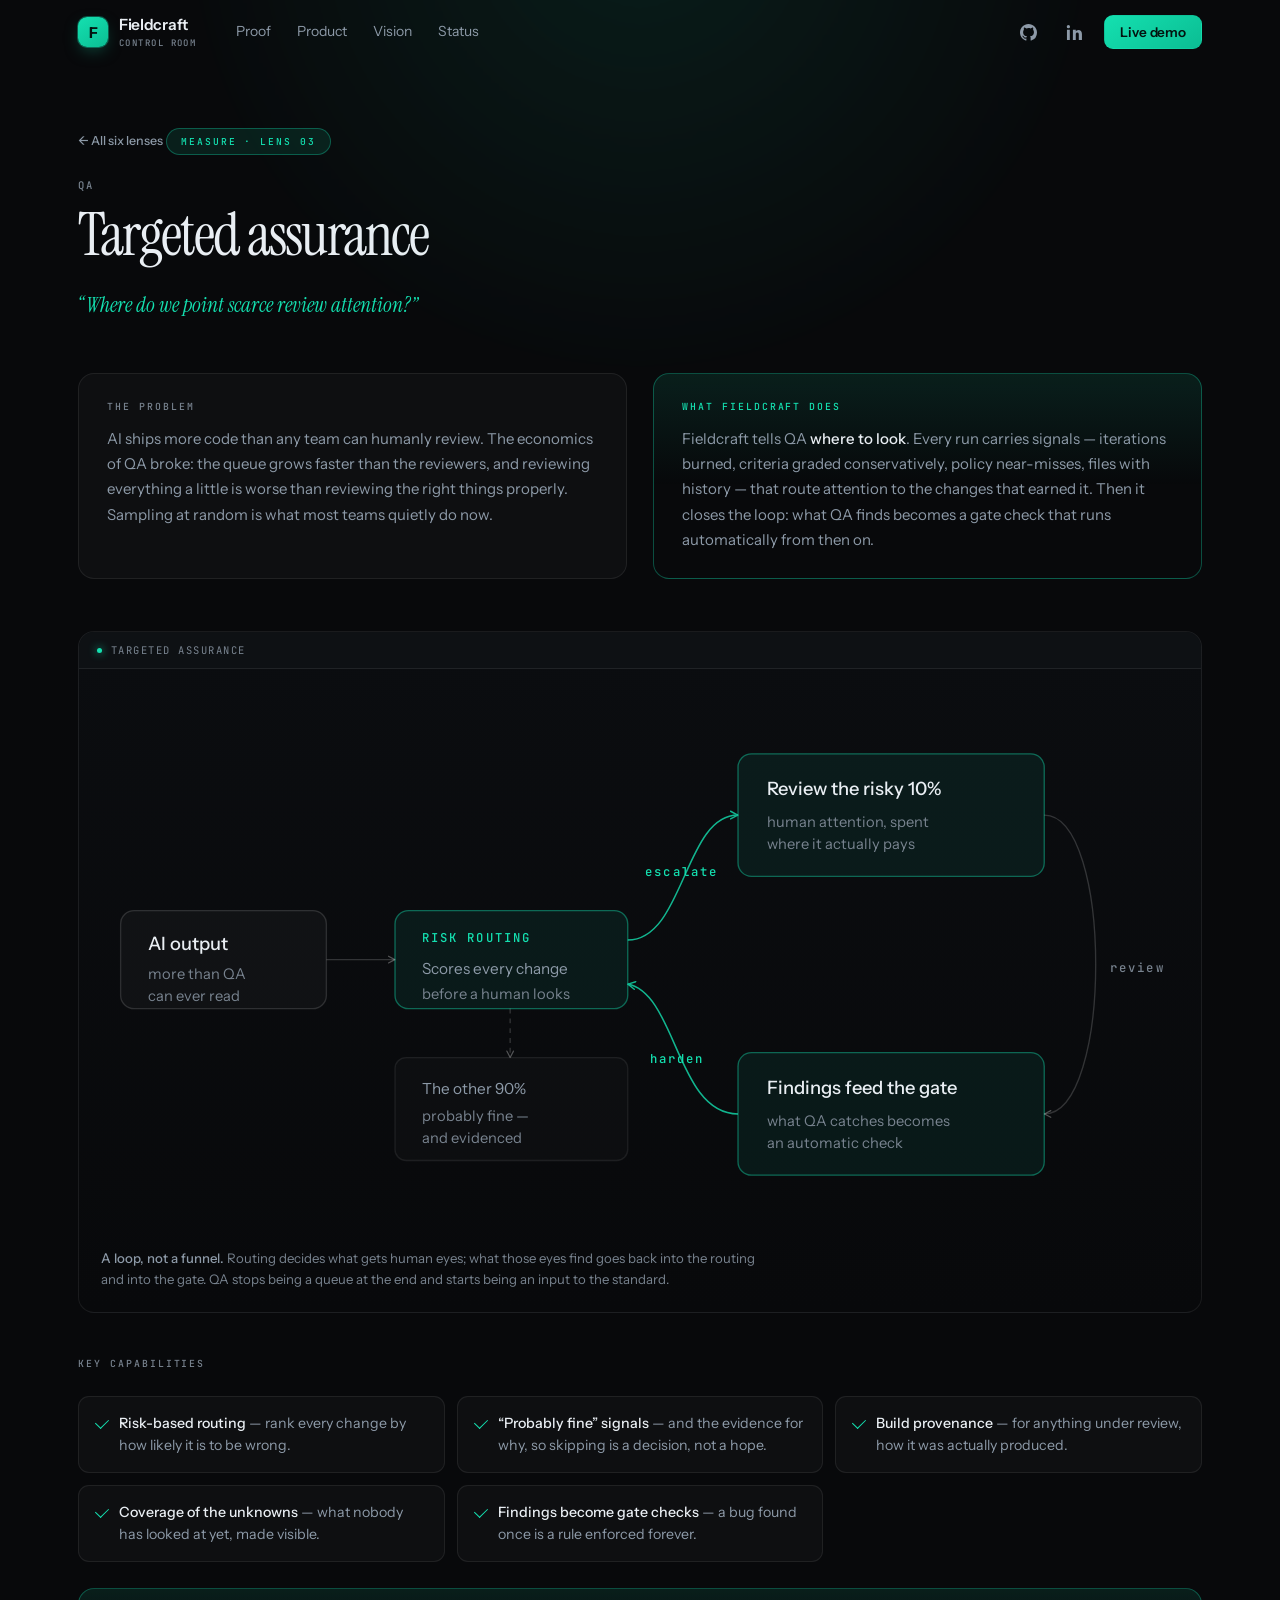
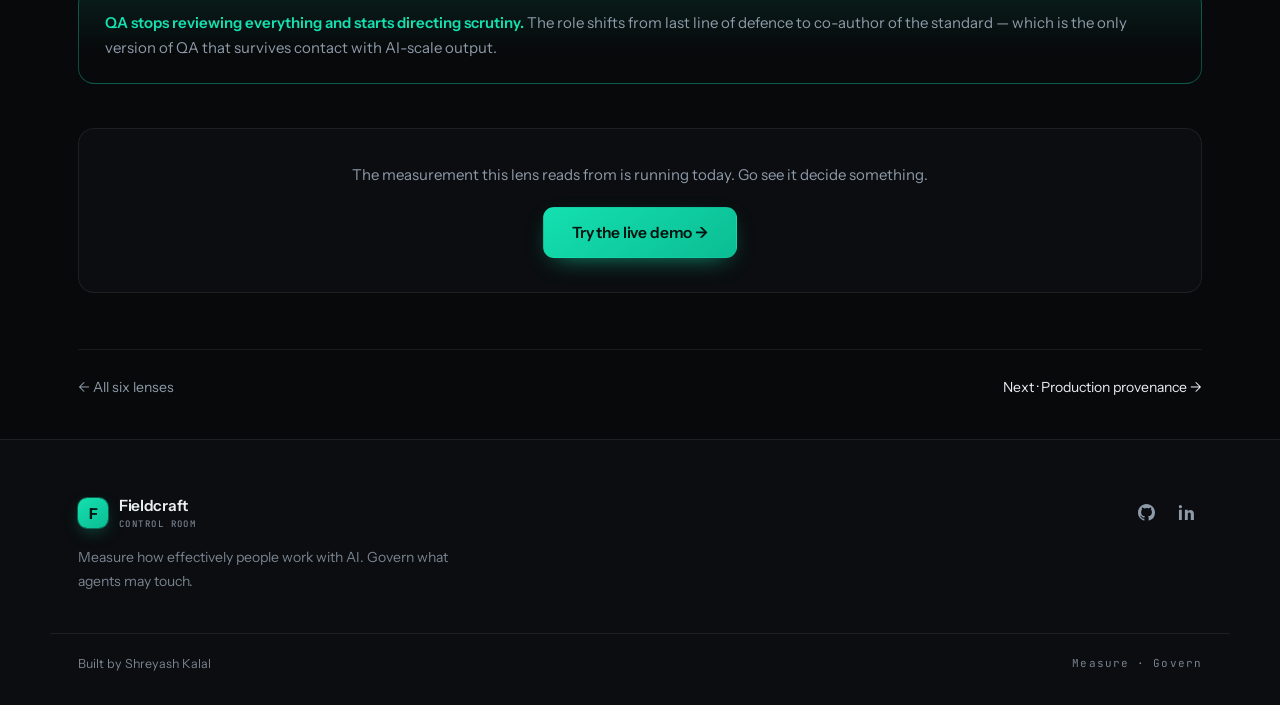
<file: site/lens/qa.html>
<!doctype html>
<html lang="en"><head>
<meta charset="utf-8">
<meta name="viewport" content="width=device-width,initial-scale=1">
<title>Targeted assurance — Fieldcraft</title>
<meta name="description" content="“Where do we point scarce review attention?” Fieldcraft tells QA where to look. Every run carries signals — iterations burned, criteria graded conservatively, policy near-misses, f">
<meta property="og:title" content="Targeted assurance — Fieldcraft">
<meta property="og:description" content="“Where do we point scarce review attention?” Fieldcraft tells QA where to look. Every run carries signals — iterations burned, criteria graded conservatively, policy near-misses, f">
<meta property="og:type" content="article">
<link rel="preconnect" href="https://fonts.googleapis.com">
<link rel="preconnect" href="https://fonts.gstatic.com" crossorigin>
<link href="https://fonts.googleapis.com/css2?family=Instrument+Sans:wght@400;500;600&family=Instrument+Serif:ital@0;1&family=JetBrains+Mono:wght@400;500&display=swap" rel="stylesheet">
<link rel="stylesheet" href="../style.css">
<script>document.documentElement.classList.add('js')</script>
<link rel="icon" href="data:image/svg+xml,<svg xmlns='http://www.w3.org/2000/svg' viewBox='0 0 32 32'><rect width='32' height='32' rx='9' fill='%2314e0b0'/><text x='16' y='23' font-size='19' font-weight='700' font-family='sans-serif' text-anchor='middle' fill='%2303130f'>F</text></svg>">
</head>
<body>

<header class="nav" id="nav">
  <a class="brand" href="../index.html">
    <span class="logo">F</span>
    <span class="brand-t"><b>Fieldcraft</b><i>CONTROL ROOM</i></span>
  </a>
  <nav class="nav-links">
    <a href="../index.html#proof">Proof</a>
    <a href="../index.html#product">Product</a>
    <a href="../index.html#vision">Vision</a>
    <a href="../index.html#status">Status</a>
  </nav>
  <div class="nav-right">
    <a class="icn" href="https://github.com/Shreyash-prog/Fieldcraft/tree/main" target="_blank" rel="noopener" aria-label="GitHub"><svg viewBox="0 0 16 16" width="17" height="17" fill="currentColor" aria-hidden="true"><path d="M8 0C3.58 0 0 3.58 0 8c0 3.54 2.29 6.53 5.47 7.59.4.07.55-.17.55-.38 0-.19-.01-.82-.01-1.49-2.01.37-2.53-.49-2.69-.94-.09-.23-.48-.94-.82-1.13-.28-.15-.68-.52-.01-.53.63-.01 1.08.58 1.23.82.72 1.21 1.87.87 2.33.66.07-.52.28-.87.51-1.07-1.78-.2-3.64-.89-3.64-3.95 0-.87.31-1.59.82-2.15-.08-.2-.36-1.02.08-2.12 0 0 .67-.21 2.2.82a7.42 7.42 0 0 1 2-.27c.68 0 1.36.09 2 .27 1.53-1.04 2.2-.82 2.2-.82.44 1.1.16 1.92.08 2.12.51.56.82 1.27.82 2.15 0 3.07-1.87 3.75-3.65 3.95.29.25.54.73.54 1.48 0 1.07-.01 1.93-.01 2.2 0 .21.15.46.55.38A8.01 8.01 0 0 0 16 8c0-4.42-3.58-8-8-8Z"/></svg></a>
    <a class="icn" href="https://www.linkedin.com/in/shreyash-k-a89823174/" target="_blank" rel="noopener" aria-label="LinkedIn"><svg viewBox="0 0 16 16" width="17" height="17" fill="currentColor" aria-hidden="true"><path d="M3.6 5.3H.9V15h2.7V5.3ZM2.25 1A1.55 1.55 0 1 0 2.25 4.1 1.55 1.55 0 0 0 2.25 1ZM15 9.5c0-2.6-1.4-3.8-3.25-3.8-1.5 0-2.17.82-2.54 1.4V5.3H6.5c.04.76 0 9.7 0 9.7h2.71V9.6c0-.24.02-.49.09-.66.19-.49.63-1 1.38-1 .97 0 1.36.74 1.36 1.83V15H15V9.5Z"/></svg></a>
    <a class="btn btn-sm" href="https://fieldcraft-shreyash.fly.dev" target="_blank" rel="noopener">Live demo</a>
    <button class="burger" id="burger" aria-label="Menu" aria-expanded="false">
      <span></span><span></span>
    </button>
  </div>
</header>
<div class="mobile-menu" id="mobileMenu">
  <a href="../index.html#proof">Proof</a><a href="../index.html#product">Product</a>
  <a href="../index.html#vision">Vision</a><a href="../index.html#status">Status</a>
  <a href="../index.html#try">Try it</a>
</div>

<main class="lp">
  <div class="hero-glow" aria-hidden="true"></div>
  <div class="wrap">
    <a class="backlink" href="../index.html#vision">← All six lenses</a>
    <span class="lp-half is-measure">Measure · Lens 03</span>
    <p class="lp-role">QA</p>
    <h1>Targeted assurance</h1>
    <p class="lp-q">“Where do we point scarce review attention?”</p>

    <div class="lp-cols">
      <section class="lp-block">
        <h2 class="lp-sh">The problem</h2>
        <p>AI ships more code than any team can humanly review. The economics of QA broke: the queue grows faster than the reviewers, and reviewing everything a little is worse than reviewing the right things properly. Sampling at random is what most teams quietly do now.</p>
      </section>
      <section class="lp-block is-do">
        <h2 class="lp-sh">What Fieldcraft does</h2>
        <p>Fieldcraft tells QA <b>where to look</b>. Every run carries signals — iterations burned, criteria graded conservatively, policy near-misses, files with history — that route attention to the changes that earned it. Then it closes the loop: what QA finds becomes a gate check that runs automatically from then on.</p>
      </section>
    </div>

    <figure class="dia">
      <div class="dia-head">Targeted assurance</div>
      <div class="dia-scroll">
        <svg viewBox="0 0 880 430" role="img" aria-labelledby="dt-qa">
          <title id="dt-qa">Targeted assurance — diagram</title>
          <defs>
      <marker id="ah" viewBox="0 0 9 9" refX="7.6" refY="4.5" markerWidth="6.4" markerHeight="6.4" orient="auto-start-reverse">
        <path d="M0.8 1 L7.4 4.5 L0.8 8" fill="none" stroke="rgba(255,255,255,.3)" stroke-width="1.25" stroke-linecap="round" stroke-linejoin="round"/>
      </marker>
      <marker id="aha" viewBox="0 0 9 9" refX="7.6" refY="4.5" markerWidth="6.4" markerHeight="6.4" orient="auto-start-reverse">
        <path d="M0.8 1 L7.4 4.5 L0.8 8" fill="none" stroke="#14e0b0" stroke-width="1.35" stroke-linecap="round" stroke-linejoin="round"/>
      </marker>
      <marker id="ahw" viewBox="0 0 9 9" refX="7.6" refY="4.5" markerWidth="6.4" markerHeight="6.4" orient="auto-start-reverse">
        <path d="M0.8 1 L7.4 4.5 L0.8 8" fill="none" stroke="#f2b544" stroke-width="1.35" stroke-linecap="round" stroke-linejoin="round"/>
      </marker>
    </defs>
          <rect class="d-node" x="16" y="176" width="168" height="80" rx="11"/><text class="d-t" x="38" y="208">AI output</text><text class="d-f" x="38" y="232">more than QA</text><text class="d-f" x="38" y="250">can ever read</text><rect class="d-node-a" x="240" y="176" width="190" height="80" rx="11"/><text class="d-ka" x="262" y="202">RISK ROUTING</text><text class="d-s" x="262" y="228">Scores every change</text><text class="d-f" x="262" y="248">before a human looks</text><rect class="d-node-a" x="520" y="48" width="250" height="100" rx="11"/><text class="d-t" x="544" y="82">Review the risky 10%</text><text class="d-f" x="544" y="108">human attention, spent</text><text class="d-f" x="544" y="126">where it actually pays</text><rect class="d-node-a" x="520" y="292" width="250" height="100" rx="11"/><text class="d-t" x="544" y="326">Findings feed the gate</text><text class="d-f" x="544" y="352">what QA catches becomes</text><text class="d-f" x="544" y="370">an automatic check</text><rect class="d-node-q" x="240" y="296" width="190" height="84" rx="9"/><text class="d-s" x="262" y="326">The other 90%</text><text class="d-f" x="262" y="348">probably fine —</text><text class="d-f" x="262" y="366">and evidenced</text><path class="d-l" d="M184 216 H 240" marker-end="url(#ah)"/><path class="d-la" d="M430 200 C 476 200 476 98 520 98" marker-end="url(#aha)"/><text class="d-ka" x="474" y="148" text-anchor="middle">escalate</text><path class="d-l" d="M770 98 C 826 98 826 342 770 342" marker-end="url(#ah)"/><text class="d-k" x="846" y="226" text-anchor="middle">review</text><path class="d-la" d="M520 342 C 470 342 470 244 430 236" marker-end="url(#aha)"/><text class="d-ka" x="470" y="300" text-anchor="middle">harden</text><path class="d-l d-dash" d="M334 256 V 296" marker-end="url(#ah)"/>
        </svg>
      </div>
      <figcaption><b>A loop, not a funnel.</b> Routing decides what gets human eyes; what those eyes find goes back into the routing and into the gate. QA stops being a queue at the end and starts being an input to the standard.</figcaption>
    </figure>

    <section>
      <h2 class="lp-sh" style="margin:44px 0 0">Key capabilities</h2>
      <ul class="caps">
        <li><b>Risk-based routing</b> — rank every change by how likely it is to be wrong.</li>
        <li><b>“Probably fine” signals</b> — and the evidence for why, so skipping is a decision, not a hope.</li>
        <li><b>Build provenance</b> — for anything under review, how it was actually produced.</li>
        <li><b>Coverage of the unknowns</b> — what nobody has looked at yet, made visible.</li>
        <li><b>Findings become gate checks</b> — a bug found once is a rule enforced forever.</li>
      </ul>
    </section>

    <p class="lp-hi"><b>QA stops reviewing everything and starts directing scrutiny.</b> The role shifts from last line of defence to co-author of the standard — which is the only version of QA that survives contact with AI-scale output.</p>

    <div class="lp-cta">
      <p>The measurement this lens reads from is running today. Go see it decide something.</p>
      <a class="btn btn-lg" href="https://fieldcraft-shreyash.fly.dev" target="_blank" rel="noopener">Try the live demo →</a>
    </div>

    <nav class="lp-nav">
      <a href="../index.html#vision">← All six lenses</a>
      <a class="nx" href="ops.html">Next · Production provenance →</a>
    </nav>
  </div>
</main>

<footer class="foot">
  <div class="wrap foot-in">
    <div class="foot-l">
      <a class="brand" href="../index.html"><span class="logo">F</span>
        <span class="brand-t"><b>Fieldcraft</b><i>CONTROL ROOM</i></span></a>
      <p>Measure how effectively people work with AI. Govern what agents may touch.</p>
    </div>
    <div class="foot-r">
      <a class="icn" href="https://github.com/Shreyash-prog/Fieldcraft/tree/main" target="_blank" rel="noopener" aria-label="GitHub"><svg viewBox="0 0 16 16" width="17" height="17" fill="currentColor" aria-hidden="true"><path d="M8 0C3.58 0 0 3.58 0 8c0 3.54 2.29 6.53 5.47 7.59.4.07.55-.17.55-.38 0-.19-.01-.82-.01-1.49-2.01.37-2.53-.49-2.69-.94-.09-.23-.48-.94-.82-1.13-.28-.15-.68-.52-.01-.53.63-.01 1.08.58 1.23.82.72 1.21 1.87.87 2.33.66.07-.52.28-.87.51-1.07-1.78-.2-3.64-.89-3.64-3.95 0-.87.31-1.59.82-2.15-.08-.2-.36-1.02.08-2.12 0 0 .67-.21 2.2.82a7.42 7.42 0 0 1 2-.27c.68 0 1.36.09 2 .27 1.53-1.04 2.2-.82 2.2-.82.44 1.1.16 1.92.08 2.12.51.56.82 1.27.82 2.15 0 3.07-1.87 3.75-3.65 3.95.29.25.54.73.54 1.48 0 1.07-.01 1.93-.01 2.2 0 .21.15.46.55.38A8.01 8.01 0 0 0 16 8c0-4.42-3.58-8-8-8Z"/></svg></a>
      <a class="icn" href="https://www.linkedin.com/in/shreyash-k-a89823174/" target="_blank" rel="noopener" aria-label="LinkedIn"><svg viewBox="0 0 16 16" width="17" height="17" fill="currentColor" aria-hidden="true"><path d="M3.6 5.3H.9V15h2.7V5.3ZM2.25 1A1.55 1.55 0 1 0 2.25 4.1 1.55 1.55 0 0 0 2.25 1ZM15 9.5c0-2.6-1.4-3.8-3.25-3.8-1.5 0-2.17.82-2.54 1.4V5.3H6.5c.04.76 0 9.7 0 9.7h2.71V9.6c0-.24.02-.49.09-.66.19-.49.63-1 1.38-1 .97 0 1.36.74 1.36 1.83V15H15V9.5Z"/></svg></a>
    </div>
  </div>
  <div class="wrap foot-b"><span>Built by Shreyash Kalal</span><span>Measure · Govern</span></div>
</footer>

<script src="../main.js"></script>
</body></html>
</file>
<file: site/style.css>
/* Fieldcraft — landing page.
   Same design language as the app's "control room": near-black canvas, layered
   elevation, hairline borders, one confident mint-teal accent used sparingly. */

:root{
  --bg:#08090b; --bg-2:#0b0d10; --bg-3:#0e1114;
  --glass:rgba(255,255,255,.028); --glass-2:rgba(255,255,255,.05); --glass-3:rgba(255,255,255,.08);
  --line:rgba(255,255,255,.075); --line-2:rgba(255,255,255,.14);
  --ink:#e9eef3; --mut:#8d9aa8; --faint:#78838f;
  --teal:#14e0b0; --teal-2:#0bbd93;
  --teal-dim:rgba(20,224,176,.10); --teal-line:rgba(20,224,176,.32);
  --amber:#f2b544; --amber-dim:rgba(242,181,68,.10);
  --blue:#6aa5ff;
  --r:16px; --r-sm:11px;
  --shadow:0 1px 2px rgba(0,0,0,.4),0 8px 24px -12px rgba(0,0,0,.7);
  --shadow-xl:0 2px 8px rgba(0,0,0,.5),0 40px 80px -28px rgba(0,0,0,.9);
  --ease:cubic-bezier(.2,.7,.3,1); --fast:150ms; --slow:280ms;
  --display:"Instrument Serif",Georgia,serif;
  --sans:"Instrument Sans",-apple-system,BlinkMacSystemFont,"Segoe UI",Inter,system-ui,sans-serif;
  --mono:"JetBrains Mono",ui-monospace,SFMono-Regular,Menlo,monospace;
  --wrap:1180px;
}

*{box-sizing:border-box}
html{color-scheme:dark;scroll-behavior:smooth;-webkit-text-size-adjust:100%}
body{
  margin:0;background:var(--bg);color:var(--ink);
  font:400 16px/1.65 var(--sans);
  -webkit-font-smoothing:antialiased;text-rendering:optimizeLegibility;
  overflow-x:hidden;
}
img{max-width:100%;height:auto;display:block}
a{color:inherit;text-decoration:none}
::selection{background:var(--teal-line);color:#04120e}
:focus-visible{outline:2px solid var(--teal);outline-offset:3px;border-radius:6px}
.wrap{width:100%;max-width:var(--wrap);margin:0 auto;padding:0 28px}

/* ---------- type ---------- */
h1,h2,h3,h4{margin:0;font-weight:400;letter-spacing:-.02em}
h1{font:400 clamp(44px,7.2vw,84px)/1.03 var(--display);letter-spacing:-.03em}
h1 em{font-style:italic;color:var(--teal)}
h2{font:400 clamp(31px,4.4vw,50px)/1.12 var(--display);letter-spacing:-.025em;margin-bottom:18px}
h3{font:600 20px/1.3 var(--sans);letter-spacing:-.015em}
.kicker{
  font:500 10.5px var(--mono);letter-spacing:.22em;text-transform:uppercase;
  color:var(--faint);margin:0 0 16px;
}
.lede{font-size:clamp(16.5px,1.85vw,20px);line-height:1.62;color:var(--mut);max-width:62ch;margin:26px 0 0}
.lede b{color:var(--ink);font-weight:500}
.sec-lede{font-size:17px;line-height:1.65;color:var(--mut);max-width:66ch;margin:0 0 40px}

/* ---------- buttons ---------- */
.btn{
  display:inline-flex;align-items:center;justify-content:center;gap:8px;
  padding:12px 22px;border-radius:10px;border:1px solid transparent;
  background:linear-gradient(145deg,var(--teal),var(--teal-2));color:#03130f;
  font:600 14.5px var(--sans);letter-spacing:-.01em;cursor:pointer;white-space:nowrap;
  box-shadow:0 8px 26px -12px rgba(20,224,176,.8);
  transition:transform var(--fast) var(--ease),box-shadow var(--fast) var(--ease),
             background var(--fast) var(--ease);
}
.btn:hover{transform:translateY(-2px);box-shadow:0 14px 34px -12px rgba(20,224,176,.95)}
.btn:active{transform:translateY(0)}
.btn-lg{padding:15px 28px;font-size:15.5px;border-radius:11px}
.btn-sm{padding:8px 15px;font-size:13.5px;border-radius:9px;box-shadow:none}
.btn-ghost{background:transparent;color:var(--ink);border-color:var(--line-2);box-shadow:none}
.btn-ghost:hover{background:var(--glass-2);border-color:var(--teal-line);box-shadow:none}

/* ---------- nav ---------- */
.nav{
  position:fixed;top:0;left:0;right:0;z-index:50;
  display:flex;align-items:center;gap:26px;
  padding:15px max(28px,calc((100vw - var(--wrap))/2 + 28px));
  transition:background var(--slow) var(--ease),border-color var(--slow) var(--ease),
             backdrop-filter var(--slow) var(--ease);
  border-bottom:1px solid transparent;
}
.nav.stuck{
  background:rgba(8,9,11,.78);backdrop-filter:blur(14px) saturate(140%);
  border-bottom-color:var(--line);
}
.brand{display:flex;align-items:center;gap:11px;flex:none}
.logo{
  width:30px;height:30px;border-radius:9px;display:grid;place-items:center;flex:none;
  background:linear-gradient(145deg,var(--teal),var(--teal-2));color:#03130f;
  font:700 15px var(--sans);
  box-shadow:0 0 0 1px rgba(20,224,176,.35),0 6px 18px -6px rgba(20,224,176,.5);
}
.brand-t{display:flex;flex-direction:column;line-height:1}
.brand-t b{font:600 15.5px var(--sans);letter-spacing:-.02em}
.brand-t i{font:500 9px var(--mono);letter-spacing:.16em;color:var(--faint);font-style:normal;margin-top:3px}
.nav-links{display:flex;gap:26px;margin-left:14px}
.nav-links a{font-size:14px;color:var(--mut);transition:color var(--fast) var(--ease)}
.nav-links a:hover{color:var(--ink)}
.nav-right{margin-left:auto;display:flex;align-items:center;gap:14px}
.icn{
  display:grid;place-items:center;width:32px;height:32px;border-radius:8px;
  color:var(--mut);transition:color var(--fast) var(--ease),background var(--fast) var(--ease);
}
.icn:hover{color:var(--teal);background:var(--glass-2)}
.burger{display:none;background:none;border:0;width:34px;height:32px;cursor:pointer;
  flex-direction:column;justify-content:center;gap:5px;padding:0}
.burger span{display:block;height:1.5px;background:var(--ink);border-radius:2px;
  transition:transform var(--fast) var(--ease),opacity var(--fast) var(--ease)}
.burger span{width:19px}
.burger[aria-expanded="true"] span:first-child{transform:translateY(3.5px) rotate(45deg)}
.burger[aria-expanded="true"] span:last-child{transform:translateY(-3px) rotate(-45deg)}
.mobile-menu{
  display:none;position:fixed;top:61px;left:0;right:0;z-index:49;
  background:rgba(8,9,11,.97);backdrop-filter:blur(14px);
  border-bottom:1px solid var(--line);padding:8px 28px 20px;
}
.mobile-menu a{display:block;padding:13px 0;font-size:16px;color:var(--mut);
  border-bottom:1px solid var(--line)}
.mobile-menu a:last-child{border-bottom:0}
.mobile-menu.open{display:block}

/* ---------- hero ---------- */
.hero{position:relative;padding:150px 0 0;overflow:hidden}
.hero-in{position:relative;z-index:2;text-align:center;
  display:flex;flex-direction:column;align-items:center}
/* one restrained ambient wash — not a rainbow */
.hero-glow{
  position:absolute;top:-380px;left:50%;transform:translateX(-50%);
  width:1100px;height:900px;pointer-events:none;z-index:0;
  background:radial-gradient(circle at 50% 42%,rgba(20,224,176,.13),transparent 62%);
  filter:blur(8px);
}
.hero-grid{
  position:absolute;inset:0;pointer-events:none;z-index:0;
  background-image:linear-gradient(var(--line) 1px,transparent 1px),
                   linear-gradient(90deg,var(--line) 1px,transparent 1px);
  background-size:74px 74px;
  mask-image:radial-gradient(ellipse 78% 52% at 50% 22%,#000 5%,transparent 72%);
  -webkit-mask-image:radial-gradient(ellipse 78% 52% at 50% 22%,#000 5%,transparent 72%);
  opacity:.5;
}
.eyebrow{
  display:inline-flex;align-items:center;gap:10px;
  font:500 10.5px var(--mono);letter-spacing:.18em;text-transform:uppercase;color:var(--faint);
  border:1px solid var(--line);border-radius:20px;padding:7px 16px;background:var(--glass);
  margin-bottom:30px;
}
.eyebrow .dot{width:5px;height:5px;border-radius:50%;background:var(--teal);
  box-shadow:0 0 9px var(--teal);flex:none}
.cta-row{display:flex;gap:13px;flex-wrap:wrap;justify-content:center;margin-top:38px}
.hero-proof{
  display:flex;align-items:center;gap:26px;flex-wrap:wrap;justify-content:center;margin-top:52px;
}
.pf{display:flex;flex-direction:column;gap:3px;align-items:center}
.pf b{font:500 24px var(--mono);color:var(--teal);letter-spacing:-.02em}
.pf i{font:400 12px var(--sans);color:var(--faint);font-style:normal}
.pf-sep{width:1px;height:30px;background:var(--line-2)}

/* the app window treatment — the product carries the visual weight */
.hero-shot-wrap{margin-top:76px;padding-bottom:20px;perspective:1600px}
.shot{
  margin:0;border:1px solid var(--line-2);border-radius:var(--r);overflow:hidden;
  background:var(--bg-2);box-shadow:var(--shadow-xl);
}
.shot-hero{
  transform:rotateX(2.4deg) scale(1.005);transform-origin:50% 0;
  box-shadow:var(--shadow-xl),0 0 90px -34px rgba(20,224,176,.34);
}
.chrome{
  display:flex;align-items:center;gap:7px;padding:11px 15px;
  background:var(--bg-3);border-bottom:1px solid var(--line);
}
.chrome i{width:9px;height:9px;border-radius:50%;background:var(--glass-3);flex:none}
.chrome i:first-child{background:rgba(255,122,114,.42)}
.chrome i:nth-child(2){background:rgba(242,181,68,.42)}
.chrome i:nth-child(3){background:rgba(20,224,176,.42)}
.chrome span{margin-left:9px;font:400 11px var(--mono);color:var(--faint);letter-spacing:.02em}
.shot img{width:100%}

/* ---------- sections ---------- */
.sec{padding:130px 0;position:relative}
.sec h2{margin-bottom:22px}

/* problem */
.prob-grid{display:grid;grid-template-columns:repeat(auto-fit,minmax(272px,1fr));gap:22px;margin-top:54px}
.prob{
  padding:30px 28px 32px;border:1px solid var(--line);border-radius:var(--r);
  background:var(--glass);
  transition:transform var(--fast) var(--ease),border-color var(--fast) var(--ease),
             background var(--fast) var(--ease);
}
.prob:hover{transform:translateY(-3px);border-color:var(--line-2);background:var(--bg-2)}
.pn{font:500 11px var(--mono);color:var(--teal);letter-spacing:.14em;display:block;margin-bottom:16px}
.prob h3{margin-bottom:11px}
.prob p{margin:0;color:var(--mut);font-size:14.5px;line-height:1.65}

/* product features */
.feat{
  display:grid;grid-template-columns:minmax(0,.86fr) minmax(0,1.14fr);
  gap:58px;align-items:center;margin-top:96px;
}
/* Image first, text second — and the column widths swap with them so the shot
   always gets the wider side. Without this the alternating rows render their
   screenshots noticeably smaller than the others. */
.feat-alt{grid-template-columns:minmax(0,1.14fr) minmax(0,.86fr)}
.feat-alt .feat-txt{order:2}
.feat-lead{grid-template-columns:1fr;gap:44px;margin-top:56px}
.feat-lead .feat-txt{max-width:74ch}
.feat-txt h3{font:400 clamp(24px,3vw,34px)/1.2 var(--display);letter-spacing:-.02em;margin-bottom:16px}
.feat-txt p{color:var(--mut);font-size:15.5px;line-height:1.68;margin:0 0 14px}
.tag{
  display:inline-block;font:500 10px var(--mono);letter-spacing:.18em;text-transform:uppercase;
  color:var(--faint);border:1px solid var(--line-2);border-radius:20px;padding:4px 11px;margin:0 0 18px;
}
.tag-measure{color:var(--teal);border-color:var(--teal-line);background:var(--teal-dim)}
.tag-govern{color:var(--amber);border-color:rgba(242,181,68,.32);background:var(--amber-dim)}
.finds{list-style:none;padding:0;margin:22px 0 0;display:grid;gap:15px}
.finds li{
  position:relative;padding-left:22px;color:var(--mut);font-size:15px;line-height:1.65;
}
.finds li::before{
  content:"";position:absolute;left:0;top:9px;width:7px;height:7px;border-radius:2px;
  background:var(--teal);transform:rotate(45deg);
}
.finds b{color:var(--ink);font-weight:500}
.finds i{font-style:italic;color:var(--ink)}
.micro{font-size:13.5px !important;color:var(--faint) !important;
  border-left:2px solid var(--line-2);padding-left:15px;margin-top:18px !important}
.micro b{color:var(--mut)}
.feat .shot{transition:transform var(--slow) var(--ease),box-shadow var(--slow) var(--ease)}
.feat .shot:hover{transform:translateY(-4px);box-shadow:var(--shadow-xl)}

/* ---------- vision ---------- */
.sec-vision{
  border-top:1px solid var(--line);border-bottom:1px solid var(--line);
  background:linear-gradient(180deg,rgba(20,224,176,.028),transparent 46%);
  overflow:hidden;
}
.vision-glow{
  position:absolute;top:-160px;right:-180px;width:760px;height:640px;pointer-events:none;
  background:radial-gradient(circle,rgba(20,224,176,.09),transparent 65%);filter:blur(10px);
}
.halves{display:grid;grid-template-columns:1fr 1fr;gap:18px;margin:0 0 46px}
.half{padding:22px 24px;border-radius:var(--r);border:1px solid var(--line)}
.half span{
  display:block;font:500 10.5px var(--mono);letter-spacing:.2em;text-transform:uppercase;margin-bottom:9px;
}
.half p{margin:0;font-size:14.5px;line-height:1.6;color:var(--mut)}
.h-measure{border-color:var(--teal-line);background:linear-gradient(180deg,var(--teal-dim),transparent)}
.h-measure span{color:var(--teal)}
.h-govern{border-color:rgba(242,181,68,.28);background:linear-gradient(180deg,var(--amber-dim),transparent)}
.h-govern span{color:var(--amber)}

.lens-grid{display:grid;grid-template-columns:repeat(auto-fit,minmax(292px,1fr));gap:20px}
.lens{
  position:relative;padding:28px 26px 30px;border:1px solid var(--line);border-radius:var(--r);
  background:var(--glass);overflow:hidden;
  transition:transform var(--fast) var(--ease),border-color var(--fast) var(--ease),
             background var(--fast) var(--ease);
}
.lens::after{
  content:"";position:absolute;left:0;right:0;top:0;height:1px;
  background:linear-gradient(90deg,transparent,var(--teal-line),transparent);
  opacity:0;transition:opacity var(--slow) var(--ease);
}
.lens:hover{transform:translateY(-4px);border-color:var(--line-2);background:var(--bg-2)}
.lens:hover::after{opacity:1}
.lens-role{
  font:500 10px var(--mono);letter-spacing:.16em;text-transform:uppercase;
  color:var(--teal);margin:0 0 14px;
}
.lens h3{font-size:18.5px;margin-bottom:10px}
.lens p{margin:0;color:var(--mut);font-size:14.5px;line-height:1.62}

/* ---------- status ---------- */
.status-grid{display:grid;grid-template-columns:1.08fr .92fr;gap:26px;margin-top:52px;align-items:start}
.col{padding:34px 32px 36px;border:1px solid var(--line);border-radius:var(--r);background:var(--glass)}
.col-built{background:linear-gradient(180deg,rgba(20,224,176,.045),transparent 40%);
  border-color:var(--teal-line)}
.col-head{margin-bottom:26px}
.col-tag{
  display:inline-block;font:500 10px var(--mono);letter-spacing:.18em;text-transform:uppercase;
  color:var(--teal);border:1px solid var(--teal-line);border-radius:20px;padding:4px 12px;
  background:var(--teal-dim);margin-bottom:12px;
}
.col-tag.tag-next{color:var(--blue);border-color:rgba(106,165,255,.3);background:rgba(106,165,255,.09)}
.col-head p{margin:0;color:var(--faint);font-size:14px}

.hero-stat{
  padding:24px 24px 22px;border-radius:var(--r-sm);background:var(--bg);
  border:1px solid var(--teal-line);margin-bottom:28px;
}
.hero-stat b{display:block;font:500 clamp(34px,5vw,46px) var(--mono);color:var(--teal);
  letter-spacing:-.03em;line-height:1;margin-bottom:12px}
.hero-stat p{margin:0;font-size:13.5px;line-height:1.65;color:var(--mut)}
.hero-stat b+p b{display:inline;font-size:inherit;color:var(--ink);font-family:var(--sans);
  font-weight:500;letter-spacing:0}
.hero-stat a{color:var(--teal);border-bottom:1px solid var(--teal-line);white-space:nowrap}
.hero-stat a:hover{border-bottom-color:var(--teal)}

.built{list-style:none;padding:0;margin:0;display:grid;gap:16px}
.built li{position:relative;padding-left:26px;font-size:14.5px;line-height:1.62;color:var(--mut)}
.built li::before{
  content:"";position:absolute;left:0;top:6px;width:13px;height:8px;
  border-left:1.8px solid var(--teal);border-bottom:1.8px solid var(--teal);
  transform:rotate(-45deg);
}
.built b{color:var(--ink);font-weight:500}
.built i{font-style:italic}

.next{list-style:none;padding:0;margin:0;counter-reset:n;display:grid;gap:0}
.next li{position:relative;padding:0 0 26px 30px;border-left:1px solid var(--line-2);margin-left:5px}
.next li:last-child{border-left-color:transparent;padding-bottom:8px}
.next li::before{
  content:"";position:absolute;left:-5px;top:5px;width:9px;height:9px;border-radius:50%;
  background:var(--bg);border:1.8px solid var(--line-2);
}
.next li:first-child::before{border-color:var(--blue);background:var(--blue);
  box-shadow:0 0 0 4px rgba(106,165,255,.14)}
.step{
  display:inline-block;font:500 9.5px var(--mono);letter-spacing:.18em;text-transform:uppercase;
  color:var(--faint);margin-bottom:7px;
}
.next li:first-child .step{color:var(--blue)}
.next h4{font:600 16px var(--sans);margin-bottom:7px;letter-spacing:-.01em}
.next p{margin:0;font-size:14px;line-height:1.6;color:var(--mut)}
.frontier-note{margin:22px 0 0;font-size:13px;line-height:1.6;color:var(--faint);
  padding-top:20px;border-top:1px solid var(--line)}

/* ---------- try ---------- */
.sec-try{padding-top:0}
.try-card{
  position:relative;overflow:hidden;text-align:center;
  padding:66px 44px 60px;border:1px solid var(--teal-line);border-radius:22px;
  background:radial-gradient(ellipse 70% 100% at 50% 0%,rgba(20,224,176,.11),transparent 62%),var(--bg-2);
  box-shadow:var(--shadow);
}
.try-card .kicker{color:var(--teal)}
.try-card h2{margin-bottom:40px}
.steps{list-style:none;padding:0;margin:0 auto 40px;display:grid;
  grid-template-columns:repeat(auto-fit,minmax(210px,1fr));gap:16px;max-width:800px}
.steps li{
  display:flex;flex-direction:column;align-items:center;gap:5px;text-align:center;
  padding:22px 18px;border:1px solid var(--line);border-radius:var(--r-sm);background:var(--glass);
}
.steps span{
  width:26px;height:26px;border-radius:50%;display:grid;place-items:center;margin-bottom:6px;
  background:var(--teal-dim);border:1px solid var(--teal-line);color:var(--teal);
  font:500 12px var(--mono);
}
.steps b{font-size:15px;font-weight:600}
.steps i{font-style:normal;font-size:13px;color:var(--faint);line-height:1.5}
.disclose{
  max-width:66ch;margin:38px auto 0;padding:16px 20px;border-radius:var(--r-sm);
  background:var(--amber-dim);border-left:3px solid var(--amber);text-align:left;
  font-size:13.5px;line-height:1.65;color:var(--mut);
}
.disclose b{color:var(--amber);font-weight:600}

/* ---------- footer ---------- */
.foot{border-top:1px solid var(--line);padding:56px 0 34px;background:var(--bg-2)}
.foot-in{display:flex;align-items:flex-start;justify-content:space-between;gap:30px;flex-wrap:wrap}
.foot-l p{margin:16px 0 0;color:var(--faint);font-size:14px;max-width:44ch}
.foot-r{display:flex;gap:8px}
.foot-b{
  display:flex;justify-content:space-between;gap:16px;flex-wrap:wrap;
  margin-top:40px;padding-top:22px;border-top:1px solid var(--line);
  font:400 12.5px var(--sans);color:var(--faint);
}
.foot-b span:last-child{font-family:var(--mono);letter-spacing:.1em;font-size:11px}

/* ---------- reveal ----------
   Scoped to .js: no JavaScript means no hidden content, ever. */
.js .reveal{opacity:0;transform:translateY(18px);
  transition:opacity .7s var(--ease),transform .7s var(--ease)}
.js .reveal.in{opacity:1;transform:none}
.d1{transition-delay:.07s}.d2{transition-delay:.14s}
.d3{transition-delay:.21s}.d4{transition-delay:.28s}.d5{transition-delay:.35s}

/* ---------- responsive ---------- */
@media(max-width:980px){
  .nav-links{display:none}
  .burger{display:flex}
  .nav{padding:13px 22px}
  .feat,.feat-alt{grid-template-columns:1fr;gap:32px;margin-top:70px}
  .feat-alt .feat-txt{order:0}
  .status-grid{grid-template-columns:1fr}
  .halves{grid-template-columns:1fr}
}
@media(max-width:680px){
  .wrap{padding:0 20px}
  .hero{padding-top:118px}
  .hero-shot-wrap{margin-top:52px}
  .shot-hero{transform:none}
  .sec{padding:88px 0}
  .btn-sm{display:none}          /* the hero CTA is right there */
  /* One clean column: a 2×2 grid left the labels on ragged baselines and
     orphaned the third stat. */
  .eb-more{display:none}
  .hero-proof{display:flex;flex-direction:column;gap:0;margin-top:36px;width:100%;
    border:1px solid var(--line);border-radius:var(--r-sm);background:var(--glass)}
  .pf{flex-direction:row;align-items:baseline;gap:12px;width:100%;
    padding:13px 16px;border-bottom:1px solid var(--line)}
  .hero-proof .pf:last-child{border-bottom:0}
  .pf b{font-size:19px;flex:none;min-width:96px;text-align:left}
  .pf i{text-align:left;line-height:1.4}
  .pf-sep{display:none}
  .cta-row{flex-direction:column;align-items:stretch;width:100%}
  .cta-row .btn{width:100%}
  .col{padding:28px 22px 30px}
  .try-card{padding:48px 24px 44px;border-radius:18px}
  .chrome{padding:9px 12px}
  .chrome span{display:none}
  /* Scaled to 350px the product shots are unreadable. Let them scroll inside
     their own frame so the detail survives — the page itself never scrolls
     sideways (verified). */
  .shot{position:relative}
  .shot .scroller{overflow-x:auto;-webkit-overflow-scrolling:touch}
  .shot .scroller img{min-width:660px;max-width:none}
  .shot::after{
    content:"";position:absolute;right:0;bottom:0;top:38px;width:40px;pointer-events:none;
    background:linear-gradient(270deg,var(--bg-2),transparent);
  }
  .foot-in{flex-direction:column;gap:24px}
}

/* ---------- motion preference ---------- */
@media(prefers-reduced-motion:reduce){
  html{scroll-behavior:auto}
  *,*::before,*::after{animation-duration:.001ms!important;transition-duration:.001ms!important}
  /* Must out-specify `.js .reveal`, or reduced-motion users still wait on JS. */
  .js .reveal,.reveal{opacity:1;transform:none}
  .shot-hero{transform:none}
}

/* ══════════════════════════════════════════════════════════════════════════
   PROOF BAND — the broad claim up top is only worth what this can show.
   ══════════════════════════════════════════════════════════════════════════ */
.sec-proof{padding-top:118px}
.sec-proof h2 em{font-style:italic;color:var(--teal)}
.modes{display:grid;grid-template-columns:repeat(3,minmax(0,1fr));gap:16px;margin:6px 0 26px}
.mode{
  padding:24px 22px 8px;border:1px solid var(--line);border-radius:var(--r);
  background:var(--glass);display:flex;flex-direction:column;
}
.mode-win{
  border-color:var(--teal-line);
  background:linear-gradient(180deg,var(--teal-dim),transparent 58%),var(--glass);
  box-shadow:0 0 44px -26px rgba(20,224,176,.65);
}
.mode-h{
  margin:0 0 9px;font:500 11.5px var(--mono);letter-spacing:.07em;color:var(--mut);
  display:flex;align-items:center;gap:9px;flex-wrap:wrap;
}
.mode-win .mode-h{color:var(--teal)}
.pill{
  font:500 8.8px var(--mono);letter-spacing:.16em;text-transform:uppercase;
  padding:3px 7px;border-radius:5px;background:var(--teal-dim);
  border:1px solid var(--teal-line);color:var(--teal);
}
.mode-d{margin:0 0 18px;font-size:13.8px;line-height:1.6;color:var(--faint);flex:1}
.mstat{margin:0;display:grid;gap:0;border-top:1px solid var(--line)}
.mstat > div{
  display:flex;align-items:baseline;justify-content:space-between;gap:12px;
  padding:11px 0;border-bottom:1px solid var(--line);
}
.mstat > div:last-child{border-bottom:0}
.mstat dt{font:500 9.6px var(--mono);letter-spacing:.16em;text-transform:uppercase;color:var(--faint)}
.mstat dd{margin:0;font:500 17px var(--mono);color:var(--ink);letter-spacing:-.02em}
.mstat dd.hi{color:var(--teal)}

.finding{
  padding:26px 28px;border-radius:var(--r);border:1px solid var(--line);
  border-left:3px solid var(--teal);background:var(--glass);
}
.finding p{margin:0;font-size:15.5px;line-height:1.68;color:var(--mut)}
.finding b{color:var(--ink);font-weight:500}
.finding i{font-style:italic;color:var(--ink)}
.finding .micro{margin-top:14px;padding-top:14px;border-top:1px solid var(--line);
  font-size:13.5px !important;color:var(--faint) !important}
.finding .micro b{color:var(--teal);font-weight:500}

.kappa{
  display:grid;grid-template-columns:minmax(0,.82fr) minmax(0,1.18fr);gap:30px;align-items:center;
  margin-top:22px;padding:28px 30px;border:1px solid var(--line);border-radius:var(--r);
  background:linear-gradient(180deg,rgba(20,224,176,.04),transparent 60%),var(--bg-2);
}
/* the stat strip reads as a panel here, not a hero row */
.kappa .hero-proof{
  margin:0;flex-direction:column;gap:0;align-items:stretch;
  border:1px solid var(--line);border-radius:var(--r-sm);background:var(--glass);
}
.kappa .pf{
  flex-direction:row;align-items:baseline;gap:14px;
  padding:13px 16px;border-bottom:1px solid var(--line);
}
.kappa .pf:last-child{border-bottom:0}
.kappa .pf b{font-size:19px;flex:none;min-width:88px;text-align:left}
.kappa .pf i{text-align:left;line-height:1.4}
.kappa .pf-sep{display:none}
.kappa-r{margin:0;font-size:14.2px;line-height:1.68;color:var(--mut)}
.kappa-r a{color:var(--teal);border-bottom:1px solid var(--teal-line);white-space:nowrap}
.kappa-r a:hover{border-bottom-color:var(--teal)}

.proof-cta{display:flex;align-items:center;gap:18px;flex-wrap:wrap;margin-top:30px}
.proof-cta span{font-size:13.5px;color:var(--faint)}

/* ══ WHO IT'S FOR ══ */
.sec-who{padding-top:0}
.who-grid{display:grid;grid-template-columns:repeat(auto-fit,minmax(272px,1fr));gap:20px;margin-top:48px}
.who{
  padding:28px 26px 26px;border:1px solid var(--line);border-radius:var(--r);
  background:var(--glass);transition:transform var(--fast) var(--ease),border-color var(--fast) var(--ease);
}
.who:hover{transform:translateY(-3px);border-color:var(--line-2)}
.who-k{
  margin:0 0 14px;font:500 9.6px var(--mono);letter-spacing:.2em;text-transform:uppercase;
  color:var(--teal);
}
.who h3{margin-bottom:10px;font-size:18.5px}
.who p{margin:0;font-size:14.5px;line-height:1.65;color:var(--mut)}

.ladder{display:grid;grid-template-columns:1fr 26px 1fr 26px 1fr;gap:0;align-items:stretch;margin-top:34px}
.rung{padding:22px 24px;border:1px solid var(--line);border-radius:var(--r);background:var(--glass)}
.rung-on{border-color:var(--teal-line);background:linear-gradient(180deg,var(--teal-dim),transparent 70%)}
.rung-k{
  display:block;margin-bottom:9px;font:500 9.4px var(--mono);letter-spacing:.2em;
  text-transform:uppercase;color:var(--faint);
}
.rung-on .rung-k{color:var(--teal)}
.rung b{display:block;font:600 16.5px var(--sans);letter-spacing:-.015em;margin-bottom:7px}
.rung p{margin:0;font-size:13.6px;line-height:1.58;color:var(--mut)}
.rung-arrow{position:relative;align-self:center;height:1px;background:var(--line-2)}
.rung-arrow::after{
  content:"";position:absolute;right:0;top:50%;width:5px;height:5px;
  border-top:1px solid var(--line-2);border-right:1px solid var(--line-2);
  transform:translateY(-50%) rotate(45deg);
}
.ladder-note{
  margin:22px 0 0;padding:15px 19px;border-radius:var(--r-sm);
  background:var(--amber-dim);border-left:3px solid var(--amber);
  font-size:13.5px;line-height:1.65;color:var(--mut);
}
.ladder-note b{color:var(--amber);font-weight:600}
.ladder-note a{color:var(--teal);border-bottom:1px solid var(--teal-line);white-space:nowrap}

/* ══ lens cards become links ══ */
.lens{display:flex;flex-direction:column}
.lens p:nth-of-type(2){flex:1}
.lens-go{
  display:inline-flex;align-items:center;gap:7px;margin-top:18px;
  font:500 12.5px var(--sans);color:var(--teal);
}
.lens-go em{font-style:normal;transition:transform var(--fast) var(--ease);display:inline-block}
.lens:hover .lens-go em{transform:translateX(4px)}

/* ══════════════════════════════════════════════════════════════════════════
   LENS PAGES
   ══════════════════════════════════════════════════════════════════════════ */
.lp{padding:126px 0 40px;position:relative;overflow:hidden}  /* the ambient glow is 1100px wide; .hero clips it on the home page and
     .lp has to do the same or the page scrolls sideways on a phone. */
.lp .hero-glow{top:-460px;opacity:.75}
.backlink{
  display:inline-flex;align-items:center;gap:8px;margin-bottom:30px;
  font:500 12.5px var(--sans);color:var(--mut);transition:color var(--fast) var(--ease);
}
.backlink:hover{color:var(--teal)}
.lp-half{
  display:inline-flex;align-items:center;gap:8px;margin-bottom:20px;
  font:500 9.6px var(--mono);letter-spacing:.2em;text-transform:uppercase;
  border:1px solid var(--line);border-radius:20px;padding:6px 14px;background:var(--glass);
}
.lp-half.is-measure{color:var(--teal);border-color:var(--teal-line);background:var(--teal-dim)}
.lp-half.is-govern{color:var(--amber);border-color:rgba(242,181,68,.32);background:var(--amber-dim)}
.lp-half.is-cross{color:var(--blue);border-color:rgba(106,165,255,.3);background:rgba(106,165,255,.09)}
.lp-role{margin:0 0 12px;font:500 10.5px var(--mono);letter-spacing:.22em;text-transform:uppercase;color:var(--faint)}
.lp h1{font:400 clamp(36px,5.4vw,60px)/1.06 var(--display);letter-spacing:-.03em;max-width:17ch}
.lp-q{
  margin:22px 0 0;max-width:60ch;font:400 clamp(17px,2vw,21px)/1.5 var(--display);
  font-style:italic;color:var(--teal);
}
.lp-cols{display:grid;grid-template-columns:1fr 1fr;gap:26px;margin-top:52px}
.lp-block{padding:26px 28px;border:1px solid var(--line);border-radius:var(--r);background:var(--glass)}
.lp-block.is-do{border-color:var(--teal-line);background:linear-gradient(180deg,var(--teal-dim),transparent 55%)}
.lp-sh{
  margin:0 0 13px;font:500 9.8px var(--mono);letter-spacing:.2em;text-transform:uppercase;
  color:var(--faint);
}
.lp-block.is-do .lp-sh{color:var(--teal)}
.lp-block p{margin:0;font-size:15px;line-height:1.68;color:var(--mut)}
.lp-block b{color:var(--ink);font-weight:500}
.lp-sh-top{margin:44px 0 0 !important}

/* the diagram */
.dia{margin:52px 0 0;border:1px solid var(--line);border-radius:var(--r);
  background:linear-gradient(180deg,var(--bg-2),var(--bg));overflow:hidden}
.dia-head{
  display:flex;align-items:center;gap:9px;padding:11px 18px;
  border-bottom:1px solid var(--line);background:var(--bg-3);
  font:400 10.5px var(--mono);letter-spacing:.14em;text-transform:uppercase;color:var(--faint);
}
.dia-head::before{content:"";width:5px;height:5px;border-radius:50%;background:var(--teal);
  box-shadow:0 0 8px var(--teal);flex:none}
.dia-scroll{overflow-x:auto;-webkit-overflow-scrolling:touch;padding:26px 22px}
.dia svg{width:100%;height:auto;display:block;min-width:600px}
.dia figcaption{
  padding:0 22px 22px;margin:0;font-size:13.2px;line-height:1.6;color:var(--faint);max-width:78ch;
}
.dia figcaption b{color:var(--mut);font-weight:500}
/* one shared diagram language across all six pages */
.d-node{fill:rgba(255,255,255,.028);stroke:rgba(255,255,255,.14);stroke-width:1.1}
.d-node-a{fill:rgba(20,224,176,.07);stroke:rgba(20,224,176,.42);stroke-width:1.1}
.d-node-w{fill:rgba(242,181,68,.07);stroke:rgba(242,181,68,.4);stroke-width:1.1}
.d-node-q{fill:rgba(255,255,255,.015);stroke:rgba(255,255,255,.08);stroke-width:1.1}
.d-t{fill:#e9eef3;font:500 15px var(--sans)}
.d-s{fill:#8d9aa8;font:400 12.5px var(--sans)}
.d-f{fill:#78838f;font:400 12px var(--sans)}
.d-k{fill:#78838f;font:500 10px var(--mono);letter-spacing:.17em}
.d-ka{fill:#14e0b0;font:500 10px var(--mono);letter-spacing:.17em}
.d-kw{fill:#f2b544;font:500 10px var(--mono);letter-spacing:.17em}
.d-ta{fill:#14e0b0;font:500 15px var(--sans)}
.d-tw{fill:#f2b544;font:500 15px var(--sans)}
.d-l{stroke:rgba(255,255,255,.17);stroke-width:1.1;fill:none}
.d-la{stroke:#14e0b0;stroke-width:1.25;fill:none;opacity:.8}
.d-lw{stroke:#f2b544;stroke-width:1.25;fill:none;opacity:.8}
.d-dash{stroke-dasharray:4 4}

.caps{list-style:none;padding:0;margin:26px 0 0;display:grid;
  grid-template-columns:repeat(auto-fit,minmax(322px,1fr));gap:12px}
.caps li{
  position:relative;padding:15px 18px 15px 40px;border:1px solid var(--line);
  border-radius:var(--r-sm);background:var(--glass);font-size:14.2px;line-height:1.58;color:var(--mut);
}
.caps li::before{
  content:"";position:absolute;left:17px;top:21px;width:11px;height:7px;
  border-left:1.7px solid var(--teal);border-bottom:1.7px solid var(--teal);transform:rotate(-45deg);
}
.caps b{color:var(--ink);font-weight:500}
.lp-hi{
  margin-top:26px;padding:22px 26px;border-radius:var(--r);
  border:1px solid var(--teal-line);background:linear-gradient(180deg,var(--teal-dim),transparent 70%);
  font-size:15px;line-height:1.66;color:var(--mut);
}
.lp-hi b{color:var(--teal);font-weight:600}
.lp-nav{
  display:flex;align-items:center;justify-content:space-between;gap:18px;flex-wrap:wrap;
  margin-top:56px;padding-top:26px;border-top:1px solid var(--line);
}
.lp-nav a{font-size:14px;color:var(--mut);transition:color var(--fast) var(--ease)}
.lp-nav a:hover{color:var(--teal)}
.lp-nav .nx{color:var(--ink)}
.lp-cta{
  margin-top:44px;padding:34px 32px;border-radius:var(--r);text-align:center;
  border:1px solid var(--line);background:var(--bg-2);
}
.lp-cta p{margin:0 0 20px;font-size:15px;color:var(--mut)}

/* ---------- responsive: new blocks ---------- */
@media(max-width:980px){
  .modes{grid-template-columns:1fr}
  .kappa{grid-template-columns:1fr;gap:22px}
  .ladder{grid-template-columns:1fr;gap:12px}
  .rung-arrow{display:none}
  .lp-cols{grid-template-columns:1fr;gap:16px;margin-top:40px}
}
@media(max-width:680px){
  .sec-proof{padding-top:78px}
  .mode{padding:20px 18px 6px}
  .finding{padding:22px 20px}
  .kappa{padding:22px 20px}
  .proof-cta{flex-direction:column;align-items:stretch}
  .proof-cta .btn{width:100%}
  .proof-cta span{text-align:center}
  .who{padding:24px 20px}
  .lp{padding-top:100px}
  .lp-block{padding:22px 20px}
  .dia-scroll{padding:18px 14px}
  .dia figcaption{padding:0 16px 18px}
  .dia::after{
    content:"scroll the diagram sideways →";display:block;
    padding:0 16px 16px;font:400 10.5px var(--mono);letter-spacing:.1em;color:var(--faint);
  }
  .lp-hi{padding:18px 20px}
  .lp-cta{padding:28px 20px}
}
</file>
